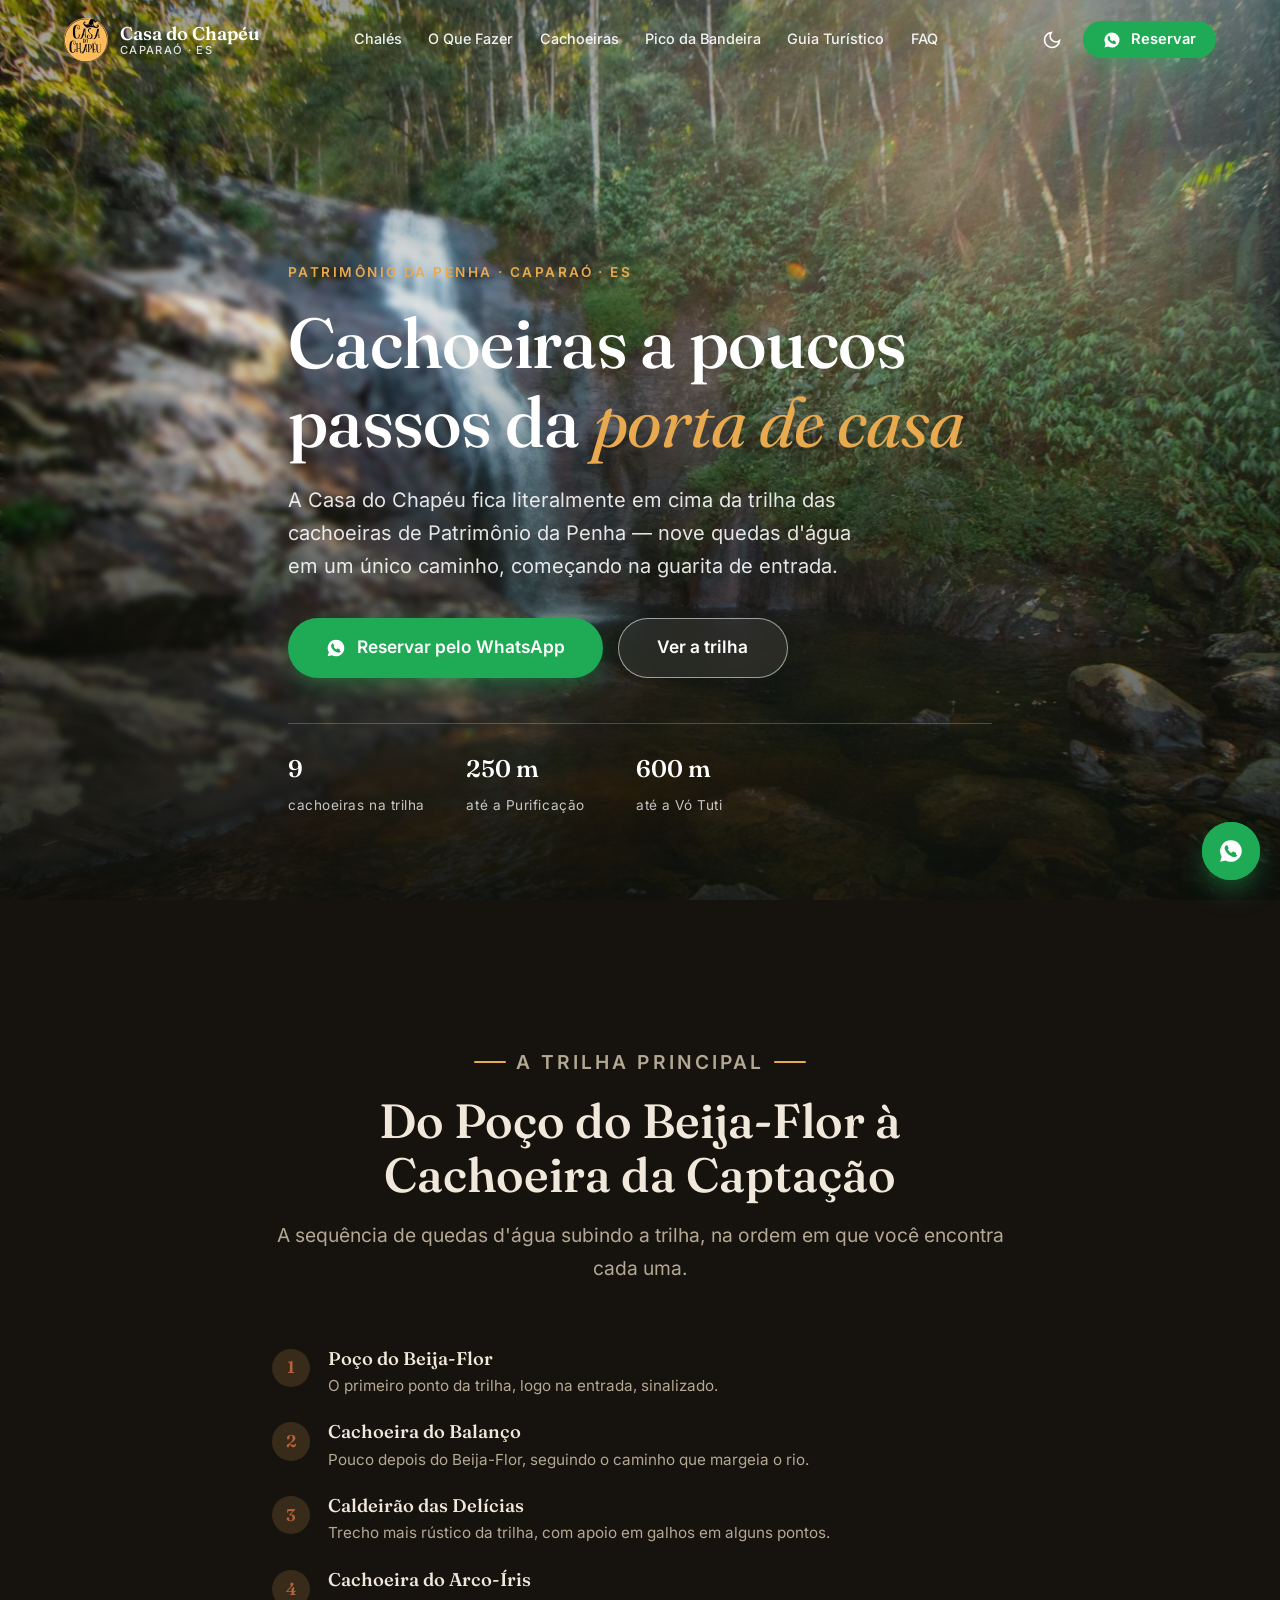
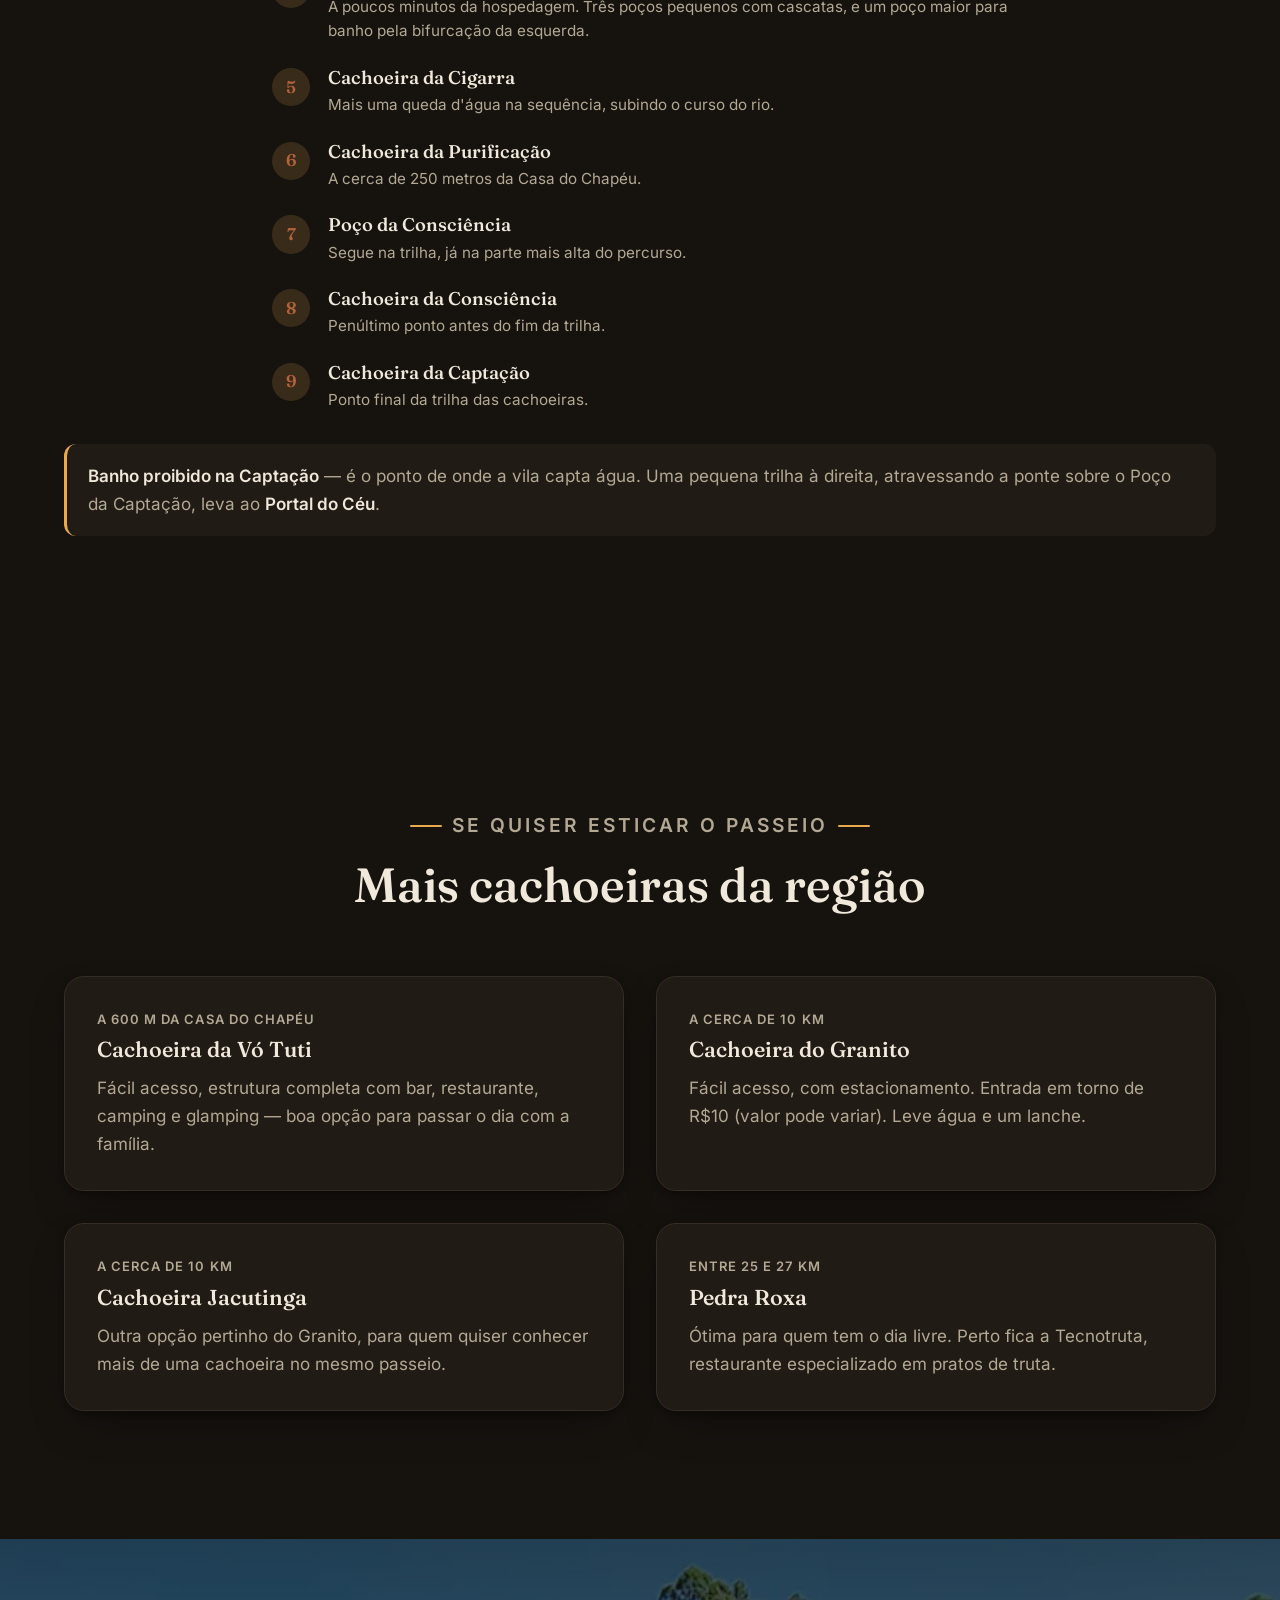
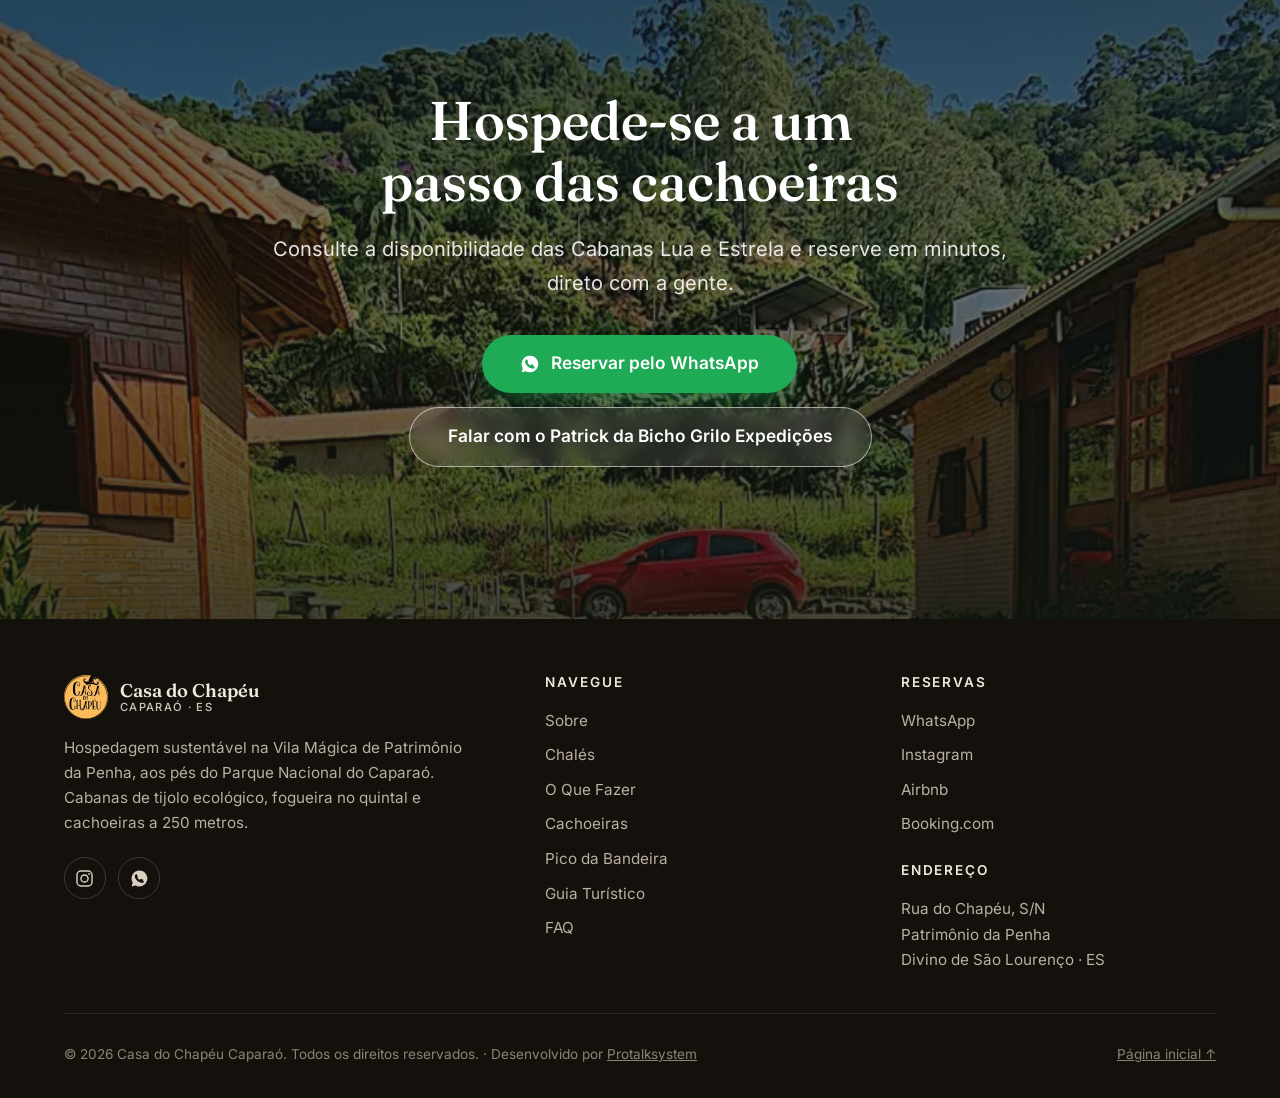
<file: cachoeiras-caparao.html>
<!DOCTYPE html>
<html lang="pt-BR">
<head>
  <meta charset="UTF-8">
  <meta name="viewport" content="width=device-width, initial-scale=1">

  <title>Cachoeiras do Caparaó perto da Casa do Chapéu — Patrimônio da Penha, ES</title>
  <meta name="description" content="Guia das cachoeiras a poucos passos da Casa do Chapéu Caparaó: a trilha do Poço do Beija-Flor à Cachoeira da Captação, a Vó Tuti e mais opções em Patrimônio da Penha.">
  <meta name="keywords" content="cachoeiras Caparaó, cachoeiras Patrimônio da Penha, trilha das cachoeiras Caparaó, Cachoeira do Arco-Íris, Cachoeira da Purificação">
  <meta name="author" content="Casa do Chapéu Caparaó">
  <meta name="robots" content="index, follow, max-image-preview:large">

  <meta name="geo.region" content="BR-ES">
  <meta name="geo.placename" content="Patrimônio da Penha, Divino de São Lourenço, Espírito Santo">
  <meta name="geo.position" content="-20.583421;-41.761592">
  <meta name="ICBM" content="-20.583421, -41.761592">
  <link rel="canonical" href="https://www.casadochapeucaparao.com/cachoeiras-caparao.html">

  <!-- Open Graph -->
  <meta property="og:type" content="website">
  <meta property="og:site_name" content="Casa do Chapéu Caparaó">
  <meta property="og:locale" content="pt_BR">
  <meta property="og:title" content="Cachoeiras do Caparaó perto da Casa do Chapéu — Patrimônio da Penha, ES">
  <meta property="og:description" content="A trilha das cachoeiras a poucos passos da Casa do Chapéu Caparaó: do Poço do Beija-Flor à Cachoeira da Captação, mais opções em Patrimônio da Penha.">
  <meta property="og:url" content="https://www.casadochapeucaparao.com/cachoeiras-caparao.html">
  <meta property="og:image" content="https://www.casadochapeucaparao.com/assets/images/cachoeira-da-purificacao-1200.webp">
  <meta property="og:image:width" content="1200">
  <meta property="og:image:height" content="1600">
  <meta property="og:image:alt" content="Cachoeira da Purificação em Patrimônio da Penha, cercada de mata nativa">

  <!-- Twitter Cards -->
  <meta name="twitter:card" content="summary_large_image">
  <meta name="twitter:title" content="Cachoeiras do Caparaó perto da Casa do Chapéu — Patrimônio da Penha, ES">
  <meta name="twitter:description" content="A trilha das cachoeiras a poucos passos da Casa do Chapéu Caparaó, mais opções em Patrimônio da Penha.">
  <meta name="twitter:image" content="https://www.casadochapeucaparao.com/assets/images/cachoeira-da-purificacao-1200.webp">

  <!-- Ícones -->
  <link rel="icon" href="assets/images/favicon-32.png" sizes="32x32" type="image/png">
  <link rel="icon" href="assets/images/favicon-192.png" sizes="192x192" type="image/png">
  <link rel="apple-touch-icon" href="assets/images/apple-touch-icon.png">
  <link rel="manifest" href="site.webmanifest">
  <meta name="theme-color" content="#22362b" media="(prefers-color-scheme: light)">
  <meta name="theme-color" content="#16130f" media="(prefers-color-scheme: dark)">

  <link rel="preload" href="assets/fonts/fraunces-latin.woff2" as="font" type="font/woff2" crossorigin>
  <link rel="preload" href="assets/fonts/inter-latin.woff2" as="font" type="font/woff2" crossorigin>
  <link rel="preload" href="assets/fonts/fraunces-italic-latin.woff2" as="font" type="font/woff2" crossorigin>
  <link rel="preload" as="image" href="assets/images/cachoeira-frontal-1600.webp" imagesrcset="assets/images/cachoeira-frontal-800.webp 800w, assets/images/cachoeira-frontal-1600.webp 1600w, assets/images/cachoeira-frontal-2400.webp 2400w" imagesizes="100vw" fetchpriority="high">

  <link rel="stylesheet" href="styles/main.css">

  <!-- Evita flash de tema errado -->
  <script>
    (() => {
      const saved = localStorage.getItem('cdc-theme');
      const dark = saved ? saved === 'dark' : true;
      document.documentElement.dataset.theme = dark ? 'dark' : 'light';
    })();
  </script>

  <!-- Schema.org / JSON-LD -->
  <script type="application/ld+json">
  {
    "@context": "https://schema.org",
    "@type": "ItemList",
    "name": "Cachoeiras de Patrimônio da Penha, Caparaó",
    "itemListElement": [
      { "@type": "ListItem", "position": 1, "item": { "@type": "TouristAttraction", "name": "Poço do Beija-Flor", "touristType": "Ecoturismo", "address": { "@type": "PostalAddress", "addressLocality": "Divino de São Lourenço", "addressRegion": "ES", "addressCountry": "BR" } } },
      { "@type": "ListItem", "position": 2, "item": { "@type": "TouristAttraction", "name": "Cachoeira do Balanço", "touristType": "Ecoturismo", "address": { "@type": "PostalAddress", "addressLocality": "Divino de São Lourenço", "addressRegion": "ES", "addressCountry": "BR" } } },
      { "@type": "ListItem", "position": 3, "item": { "@type": "TouristAttraction", "name": "Caldeirão das Delícias", "touristType": "Ecoturismo", "address": { "@type": "PostalAddress", "addressLocality": "Divino de São Lourenço", "addressRegion": "ES", "addressCountry": "BR" } } },
      { "@type": "ListItem", "position": 4, "item": { "@type": "TouristAttraction", "name": "Cachoeira do Arco-Íris", "description": "Três poços pequenos com cascatas, mais um poço maior de banho pela bifurcação da esquerda, a poucos minutos da Casa do Chapéu.", "touristType": "Ecoturismo", "isAccessibleForFree": true, "address": { "@type": "PostalAddress", "addressLocality": "Divino de São Lourenço", "addressRegion": "ES", "addressCountry": "BR" } } },
      { "@type": "ListItem", "position": 5, "item": { "@type": "TouristAttraction", "name": "Cachoeira da Cigarra", "touristType": "Ecoturismo", "address": { "@type": "PostalAddress", "addressLocality": "Divino de São Lourenço", "addressRegion": "ES", "addressCountry": "BR" } } },
      { "@type": "ListItem", "position": 6, "item": { "@type": "TouristAttraction", "name": "Cachoeira da Purificação", "description": "Cachoeira de águas límpidas em meio à mata nativa, a cerca de 250 metros da Casa do Chapéu.", "touristType": "Ecoturismo", "isAccessibleForFree": true, "address": { "@type": "PostalAddress", "addressLocality": "Divino de São Lourenço", "addressRegion": "ES", "addressCountry": "BR" } } },
      { "@type": "ListItem", "position": 7, "item": { "@type": "TouristAttraction", "name": "Poço da Consciência", "touristType": "Ecoturismo", "address": { "@type": "PostalAddress", "addressLocality": "Divino de São Lourenço", "addressRegion": "ES", "addressCountry": "BR" } } },
      { "@type": "ListItem", "position": 8, "item": { "@type": "TouristAttraction", "name": "Cachoeira da Consciência", "touristType": "Ecoturismo", "address": { "@type": "PostalAddress", "addressLocality": "Divino de São Lourenço", "addressRegion": "ES", "addressCountry": "BR" } } },
      { "@type": "ListItem", "position": 9, "item": { "@type": "TouristAttraction", "name": "Cachoeira da Captação", "description": "Ponto final da trilha das cachoeiras. Banho proibido.", "touristType": "Ecoturismo", "address": { "@type": "PostalAddress", "addressLocality": "Divino de São Lourenço", "addressRegion": "ES", "addressCountry": "BR" } } },
      { "@type": "ListItem", "position": 10, "item": { "@type": "TouristAttraction", "name": "Cachoeira da Vó Tuti", "description": "A cerca de 600 metros da Casa do Chapéu, com estrutura de bar, restaurante, camping e glamping.", "touristType": "Ecoturismo", "address": { "@type": "PostalAddress", "addressLocality": "Divino de São Lourenço", "addressRegion": "ES", "addressCountry": "BR" } } },
      { "@type": "ListItem", "position": 11, "item": { "@type": "TouristAttraction", "name": "Cachoeira do Granito", "description": "A cerca de 10 km, fácil acesso, com estacionamento.", "touristType": "Ecoturismo", "address": { "@type": "PostalAddress", "addressLocality": "Divino de São Lourenço", "addressRegion": "ES", "addressCountry": "BR" } } },
      { "@type": "ListItem", "position": 12, "item": { "@type": "TouristAttraction", "name": "Cachoeira Jacutinga", "description": "A cerca de 10 km de Patrimônio da Penha, perto da Cachoeira do Granito.", "touristType": "Ecoturismo", "address": { "@type": "PostalAddress", "addressLocality": "Divino de São Lourenço", "addressRegion": "ES", "addressCountry": "BR" } } },
      { "@type": "ListItem", "position": 13, "item": { "@type": "TouristAttraction", "name": "Pedra Roxa", "description": "Entre 25 e 27 km de Patrimônio da Penha, perto do restaurante Tecnotruta.", "touristType": "Ecoturismo", "address": { "@type": "PostalAddress", "addressLocality": "Ibitirama", "addressRegion": "ES", "addressCountry": "BR" } } }
    ]
  }
  </script>
  <script type="application/ld+json">
  {
    "@context": "https://schema.org",
    "@type": "BreadcrumbList",
    "itemListElement": [
      { "@type": "ListItem", "position": 1, "name": "Início", "item": "https://www.casadochapeucaparao.com/" },
      { "@type": "ListItem", "position": 2, "name": "O Que Fazer no Caparaó", "item": "https://www.casadochapeucaparao.com/o-que-fazer-no-caparao.html" },
      { "@type": "ListItem", "position": 3, "name": "Cachoeiras", "item": "https://www.casadochapeucaparao.com/cachoeiras-caparao.html" }
    ]
  }
  </script>

  <!-- Google tag (gtag.js) -->
  <script async src="https://www.googletagmanager.com/gtag/js?id=G-M91V3NNE6G"></script>
  <script>
    window.dataLayer = window.dataLayer || [];
    function gtag(){dataLayer.push(arguments);}
    gtag('js', new Date());
    gtag('config', 'G-M91V3NNE6G');
    gtag('config', 'AW-611862596');
    gtag('config', 'G-N2PSGQQNJS');
  </script>
</head>
<body>

  <a class="skip-link" href="#conteudo">Pular para o conteúdo</a>

  <!-- ===================== HEADER ===================== -->
  <header class="site-header" id="siteHeader">
    <div class="container bar">
      <a class="brand" href="index.html#inicio">
        <img src="assets/images/marca-88.webp" alt="" width="44" height="44" fetchpriority="high" decoding="async">
        <span class="brand-name">Casa do Chapéu<small>Caparaó · ES</small></span>
      </a>

      <nav class="primary-nav" id="primaryNav" aria-label="Navegação principal">
        <ul>
          <li><a href="index.html#chales">Chalés</a></li>
          <li><a href="o-que-fazer-no-caparao.html">O Que Fazer</a></li>
          <li><a href="cachoeiras-caparao.html">Cachoeiras</a></li>
          <li><a href="trilha-pico-da-bandeira.html">Pico da Bandeira</a></li>
          <li><a href="guia-turistico-caparao.html">Guia Turístico</a></li>
          <li><a href="index.html#faq">FAQ</a></li>
        </ul>
      </nav>

      <div class="header-actions">
        <button class="theme-toggle" id="themeToggle" type="button" aria-label="Alternar entre tema claro e escuro">
          <svg class="sun" width="20" height="20" viewBox="0 0 24 24" fill="none" stroke="currentColor" stroke-width="2" stroke-linecap="round" aria-hidden="true"><circle cx="12" cy="12" r="4"/><path d="M12 2v2m0 16v2M4.9 4.9l1.4 1.4m11.4 11.4 1.4 1.4M2 12h2m16 0h2M4.9 19.1l1.4-1.4M17.7 6.3l1.4-1.4"/></svg>
          <svg class="moon" width="20" height="20" viewBox="0 0 24 24" fill="none" stroke="currentColor" stroke-width="2" stroke-linecap="round" aria-hidden="true"><path d="M21 12.8A9 9 0 1 1 11.2 3a7 7 0 0 0 9.8 9.8Z"/></svg>
        </button>
        <a class="btn btn-whatsapp" href="https://wa.me/5527981811985?text=Ol%C3%A1!%20Vi%20a%20hospedagem%20no%20site%20e%20gostaria%20de%20mais%20informa%C3%A7%C3%B5es!" target="_blank" rel="noopener noreferrer">
          <svg width="18" height="18" viewBox="0 0 24 24" fill="currentColor" aria-hidden="true"><path d="M12 2a10 10 0 0 0-8.6 15.1L2 22l5-1.3A10 10 0 1 0 12 2Zm5.8 14.1c-.2.7-1.2 1.3-2 1.4-.5.1-1.2.2-3.5-.7-2.9-1.2-4.8-4.1-5-4.3-.1-.2-1.2-1.6-1.2-3s.7-2.1 1-2.4c.2-.3.5-.4.7-.4h.5c.2 0 .4 0 .6.5s.8 1.9.8 2c.1.1.1.3 0 .5-.3.6-.6.8-.4 1.1.7 1.2 1.6 2.2 2.8 2.8.3.2.5.1.7-.1l.7-.9c.2-.3.4-.2.7-.1l1.9.9c.3.1.5.2.6.4 0 .1 0 .7-.2 1.3Z"/></svg>
          <span>Reservar</span>
        </a>
        <button class="nav-toggle" id="navToggle" type="button" aria-expanded="false" aria-controls="primaryNav" aria-label="Abrir menu de navegação">
          <svg width="22" height="22" viewBox="0 0 24 24" fill="none" stroke="currentColor" stroke-width="2" stroke-linecap="round" aria-hidden="true"><path d="M4 7h16M4 12h16M4 17h16"/></svg>
        </button>
      </div>
    </div>
  </header>

  <main id="conteudo">

    <!-- ===================== HERO ===================== -->
    <section class="hero" aria-label="Cachoeiras perto da Casa do Chapéu Caparaó">
      <div class="hero-media">
        <picture>
          <img
            src="assets/images/cachoeira-frontal-1600.webp"
            srcset="assets/images/cachoeira-frontal-800.webp 800w, assets/images/cachoeira-frontal-1600.webp 1600w, assets/images/cachoeira-frontal-2400.webp 2400w"
            sizes="100vw"
            width="2400" height="1600"
            alt="Cachoeira caindo sobre paredão de pedra em meio à mata do Caparaó"
            fetchpriority="high" decoding="async">
        </picture>
      </div>

      <div class="container hero-content">
        <p class="hero-kicker">Patrimônio da Penha · Caparaó · ES</p>
        <h1>Cachoeiras a poucos passos da <em>porta de casa</em></h1>
        <p class="hero-sub">A Casa do Chapéu fica literalmente em cima da trilha das cachoeiras de Patrimônio da Penha — nove quedas d'água em um único caminho, começando na guarita de entrada.</p>
        <div class="hero-ctas">
          <a class="btn btn-whatsapp btn-lg" href="https://wa.me/5527981811985?text=Ol%C3%A1!%20Vi%20a%20hospedagem%20no%20site%20e%20gostaria%20de%20mais%20informa%C3%A7%C3%B5es!" target="_blank" rel="noopener noreferrer">
            <svg width="20" height="20" viewBox="0 0 24 24" fill="currentColor" aria-hidden="true"><path d="M12 2a10 10 0 0 0-8.6 15.1L2 22l5-1.3A10 10 0 1 0 12 2Zm5.8 14.1c-.2.7-1.2 1.3-2 1.4-.5.1-1.2.2-3.5-.7-2.9-1.2-4.8-4.1-5-4.3-.1-.2-1.2-1.6-1.2-3s.7-2.1 1-2.4c.2-.3.5-.4.7-.4h.5c.2 0 .4 0 .6.5s.8 1.9.8 2c.1.1.1.3 0 .5-.3.6-.6.8-.4 1.1.7 1.2 1.6 2.2 2.8 2.8.3.2.5.1.7-.1l.7-.9c.2-.3.4-.2.7-.1l1.9.9c.3.1.5.2.6.4 0 .1 0 .7-.2 1.3Z"/></svg>
            Reservar pelo WhatsApp
          </a>
          <a class="btn btn-ghost btn-lg" href="#trilha">Ver a trilha</a>
        </div>
        <div class="hero-facts">
          <div><strong>9</strong><span>cachoeiras na trilha</span></div>
          <div><strong>250 m</strong><span>até a Purificação</span></div>
          <div><strong>600 m</strong><span>até a Vó Tuti</span></div>
        </div>
      </div>
    </section>

    <!-- ===================== A TRILHA ===================== -->
    <section class="section" id="trilha" aria-labelledby="trilha-titulo">
      <div class="container">
        <div class="section-head center reveal">
          <p class="eyebrow">A trilha principal</p>
          <h2 id="trilha-titulo">Do Poço do Beija-Flor à Cachoeira da Captação</h2>
          <p>A sequência de quedas d'água subindo a trilha, na ordem em que você encontra cada uma.</p>
        </div>

        <ol class="trail-list reveal">
          <li class="trail-step">
            <span class="trail-step-index" aria-hidden="true">1</span>
            <div><h3>Poço do Beija-Flor</h3><p>O primeiro ponto da trilha, logo na entrada, sinalizado.</p></div>
          </li>
          <li class="trail-step">
            <span class="trail-step-index" aria-hidden="true">2</span>
            <div><h3>Cachoeira do Balanço</h3><p>Pouco depois do Beija-Flor, seguindo o caminho que margeia o rio.</p></div>
          </li>
          <li class="trail-step">
            <span class="trail-step-index" aria-hidden="true">3</span>
            <div><h3>Caldeirão das Delícias</h3><p>Trecho mais rústico da trilha, com apoio em galhos em alguns pontos.</p></div>
          </li>
          <li class="trail-step">
            <span class="trail-step-index" aria-hidden="true">4</span>
            <div><h3>Cachoeira do Arco-Íris</h3><p>A poucos minutos da hospedagem. Três poços pequenos com cascatas, e um poço maior para banho pela bifurcação da esquerda.</p></div>
          </li>
          <li class="trail-step">
            <span class="trail-step-index" aria-hidden="true">5</span>
            <div><h3>Cachoeira da Cigarra</h3><p>Mais uma queda d'água na sequência, subindo o curso do rio.</p></div>
          </li>
          <li class="trail-step">
            <span class="trail-step-index" aria-hidden="true">6</span>
            <div><h3>Cachoeira da Purificação</h3><p>A cerca de 250 metros da Casa do Chapéu.</p></div>
          </li>
          <li class="trail-step">
            <span class="trail-step-index" aria-hidden="true">7</span>
            <div><h3>Poço da Consciência</h3><p>Segue na trilha, já na parte mais alta do percurso.</p></div>
          </li>
          <li class="trail-step">
            <span class="trail-step-index" aria-hidden="true">8</span>
            <div><h3>Cachoeira da Consciência</h3><p>Penúltimo ponto antes do fim da trilha.</p></div>
          </li>
          <li class="trail-step">
            <span class="trail-step-index" aria-hidden="true">9</span>
            <div><h3>Cachoeira da Captação</h3><p>Ponto final da trilha das cachoeiras.</p></div>
          </li>
        </ol>

        <p class="places-note reveal"><strong>Banho proibido na Captação</strong> — é o ponto de onde a vila capta água. Uma pequena trilha à direita, atravessando a ponte sobre o Poço da Captação, leva ao <strong>Portal do Céu</strong>.</p>
      </div>
    </section>

    <!-- ===================== SE QUISER ESTICAR ===================== -->
    <section class="section" aria-labelledby="esticar-titulo">
      <div class="container">
        <div class="section-head center reveal">
          <p class="eyebrow">Se quiser esticar o passeio</p>
          <h2 id="esticar-titulo">Mais cachoeiras da região</h2>
        </div>

        <div class="routes reveal">
          <article class="route-card">
            <p class="route-tag">A 600 m da Casa do Chapéu</p>
            <h3>Cachoeira da Vó Tuti</h3>
            <p>Fácil acesso, estrutura completa com bar, restaurante, camping e glamping — boa opção para passar o dia com a família.</p>
          </article>
          <article class="route-card">
            <p class="route-tag">A cerca de 10 km</p>
            <h3>Cachoeira do Granito</h3>
            <p>Fácil acesso, com estacionamento. Entrada em torno de R$10 (valor pode variar). Leve água e um lanche.</p>
          </article>
          <article class="route-card">
            <p class="route-tag">A cerca de 10 km</p>
            <h3>Cachoeira Jacutinga</h3>
            <p>Outra opção pertinho do Granito, para quem quiser conhecer mais de uma cachoeira no mesmo passeio.</p>
          </article>
          <article class="route-card">
            <p class="route-tag">Entre 25 e 27 km</p>
            <h3>Pedra Roxa</h3>
            <p>Ótima para quem tem o dia livre. Perto fica a Tecnotruta, restaurante especializado em pratos de truta.</p>
          </article>
        </div>
      </div>
    </section>

    <!-- ===================== CTA FINAL ===================== -->
    <section class="cta-final reveal" aria-labelledby="cta-titulo">
      <img src="assets/images/banner-quintal-gramado-cabanas-1600.webp" srcset="assets/images/banner-quintal-gramado-cabanas-800.webp 800w, assets/images/banner-quintal-gramado-cabanas-1600.webp 1600w, assets/images/banner-quintal-gramado-cabanas-2400.webp 2400w" sizes="100vw" width="2997" height="912" alt="" loading="lazy" decoding="async">
      <div class="container inner">
        <h2 id="cta-titulo">Hospede-se a um passo das cachoeiras</h2>
        <p>Consulte a disponibilidade das Cabanas Lua e Estrela e reserve em minutos, direto com a gente.</p>
        <div class="hero-ctas">
          <a class="btn btn-whatsapp btn-lg" href="https://wa.me/5527981811985?text=Ol%C3%A1!%20Vi%20a%20hospedagem%20no%20site%20e%20gostaria%20de%20mais%20informa%C3%A7%C3%B5es!" target="_blank" rel="noopener noreferrer">
            <svg width="20" height="20" viewBox="0 0 24 24" fill="currentColor" aria-hidden="true"><path d="M12 2a10 10 0 0 0-8.6 15.1L2 22l5-1.3A10 10 0 1 0 12 2Zm5.8 14.1c-.2.7-1.2 1.3-2 1.4-.5.1-1.2.2-3.5-.7-2.9-1.2-4.8-4.1-5-4.3-.1-.2-1.2-1.6-1.2-3s.7-2.1 1-2.4c.2-.3.5-.4.7-.4h.5c.2 0 .4 0 .6.5s.8 1.9.8 2c.1.1.1.3 0 .5-.3.6-.6.8-.4 1.1.7 1.2 1.6 2.2 2.8 2.8.3.2.5.1.7-.1l.7-.9c.2-.3.4-.2.7-.1l1.9.9c.3.1.5.2.6.4 0 .1 0 .7-.2 1.3Z"/></svg>
            Reservar pelo WhatsApp
          </a>
          <a class="btn btn-ghost btn-lg" href="guia-turistico-caparao.html">Falar com o Patrick da Bicho Grilo Expedições</a>
        </div>
      </div>
    </section>
  </main>

  <!-- ===================== FOOTER ===================== -->
  <footer class="site-footer">
    <div class="container">
      <div class="footer-grid">
        <div class="footer-about">
          <a class="brand" href="index.html#inicio">
            <img src="assets/images/marca-88.webp" alt="" width="44" height="44" loading="lazy" decoding="async">
            <span class="brand-name">Casa do Chapéu<small>Caparaó · ES</small></span>
          </a>
          <p>Hospedagem sustentável na Vila Mágica de Patrimônio da Penha, aos pés do Parque Nacional do Caparaó. Cabanas de tijolo ecológico, fogueira no quintal e cachoeiras a 250 metros.</p>
          <div class="footer-social">
            <a href="https://www.instagram.com/casadochapeu_caparao/" target="_blank" rel="noopener noreferrer" aria-label="Instagram da Casa do Chapéu Caparaó">
              <svg width="19" height="19" viewBox="0 0 24 24" fill="none" stroke="currentColor" stroke-width="1.8" stroke-linecap="round" stroke-linejoin="round" aria-hidden="true"><rect x="2.5" y="2.5" width="19" height="19" rx="5"/><circle cx="12" cy="12" r="4.5"/><circle cx="17.8" cy="6.2" r="1.2" fill="currentColor" stroke="none"/></svg>
            </a>
            <a href="https://wa.me/5527981811985?text=Ol%C3%A1!%20Vi%20a%20hospedagem%20no%20site%20e%20gostaria%20de%20mais%20informa%C3%A7%C3%B5es!" target="_blank" rel="noopener noreferrer" aria-label="WhatsApp da Casa do Chapéu Caparaó">
              <svg width="19" height="19" viewBox="0 0 24 24" fill="currentColor" aria-hidden="true"><path d="M12 2a10 10 0 0 0-8.6 15.1L2 22l5-1.3A10 10 0 1 0 12 2Zm5.8 14.1c-.2.7-1.2 1.3-2 1.4-.5.1-1.2.2-3.5-.7-2.9-1.2-4.8-4.1-5-4.3-.1-.2-1.2-1.6-1.2-3s.7-2.1 1-2.4c.2-.3.5-.4.7-.4h.5c.2 0 .4 0 .6.5s.8 1.9.8 2c.1.1.1.3 0 .5-.3.6-.6.8-.4 1.1.7 1.2 1.6 2.2 2.8 2.8.3.2.5.1.7-.1l.7-.9c.2-.3.4-.2.7-.1l1.9.9c.3.1.5.2.6.4 0 .1 0 .7-.2 1.3Z"/></svg>
            </a>
          </div>
        </div>

        <nav class="footer-col" aria-label="Links do site">
          <h3>Navegue</h3>
          <ul role="list">
            <li><a href="index.html#sobre">Sobre</a></li>
            <li><a href="index.html#chales">Chalés</a></li>
            <li><a href="o-que-fazer-no-caparao.html">O Que Fazer</a></li>
            <li><a href="cachoeiras-caparao.html">Cachoeiras</a></li>
            <li><a href="trilha-pico-da-bandeira.html">Pico da Bandeira</a></li>
          <li><a href="guia-turistico-caparao.html">Guia Turístico</a></li>
            <li><a href="index.html#faq">FAQ</a></li>
          </ul>
        </nav>

        <div class="footer-col">
          <h3>Reservas</h3>
          <ul role="list">
            <li><a href="https://wa.me/5527981811985?text=Ol%C3%A1!%20Vi%20a%20hospedagem%20no%20site%20e%20gostaria%20de%20mais%20informa%C3%A7%C3%B5es!" target="_blank" rel="noopener noreferrer">WhatsApp</a></li>
            <li><a href="https://www.instagram.com/casadochapeu_caparao/" target="_blank" rel="noopener noreferrer">Instagram</a></li>
            <li><a href="https://airbnb.com.br/h/casadochapeu-lua" target="_blank" rel="noopener noreferrer">Airbnb</a></li>
            <li><a href="https://www.booking.com/hotel/br/hospedagem-casa-do-chapeu.pt-br.html" target="_blank" rel="noopener noreferrer">Booking.com</a></li>
          </ul>
          <h3 style="margin-top:1.6rem">Endereço</h3>
          <p>Rua do Chapéu, S/N<br>Patrimônio da Penha<br>Divino de São Lourenço · ES</p>
        </div>
      </div>
      <div class="footer-bottom">
        <span>© 2026 Casa do Chapéu Caparaó. Todos os direitos reservados. · Desenvolvido por <a href="https://protalksystem.com" target="_blank" rel="noopener noreferrer" style="color:inherit">Protalksystem</a></span>
        <a href="index.html#inicio" style="color:inherit">Página inicial ↑</a>
      </div>
    </div>
  </footer>

  <!-- WhatsApp flutuante -->
  <a class="wa-float" href="https://wa.me/5527981811985?text=Ol%C3%A1!%20Vi%20a%20hospedagem%20no%20site%20e%20gostaria%20de%20mais%20informa%C3%A7%C3%B5es!" target="_blank" rel="noopener noreferrer" aria-label="Conversar no WhatsApp">
    <svg width="26" height="26" viewBox="0 0 24 24" fill="currentColor" aria-hidden="true"><path d="M12 2a10 10 0 0 0-8.6 15.1L2 22l5-1.3A10 10 0 1 0 12 2Zm5.8 14.1c-.2.7-1.2 1.3-2 1.4-.5.1-1.2.2-3.5-.7-2.9-1.2-4.8-4.1-5-4.3-.1-.2-1.2-1.6-1.2-3s.7-2.1 1-2.4c.2-.3.5-.4.7-.4h.5c.2 0 .4 0 .6.5s.8 1.9.8 2c.1.1.1.3 0 .5-.3.6-.6.8-.4 1.1.7 1.2 1.6 2.2 2.8 2.8.3.2.5.1.7-.1l.7-.9c.2-.3.4-.2.7-.1l1.9.9c.3.1.5.2.6.4 0 .1 0 .7-.2 1.3Z"/></svg>
  </a>

  <script src="lib/main.js" defer></script>
</body>
</html>
</file>
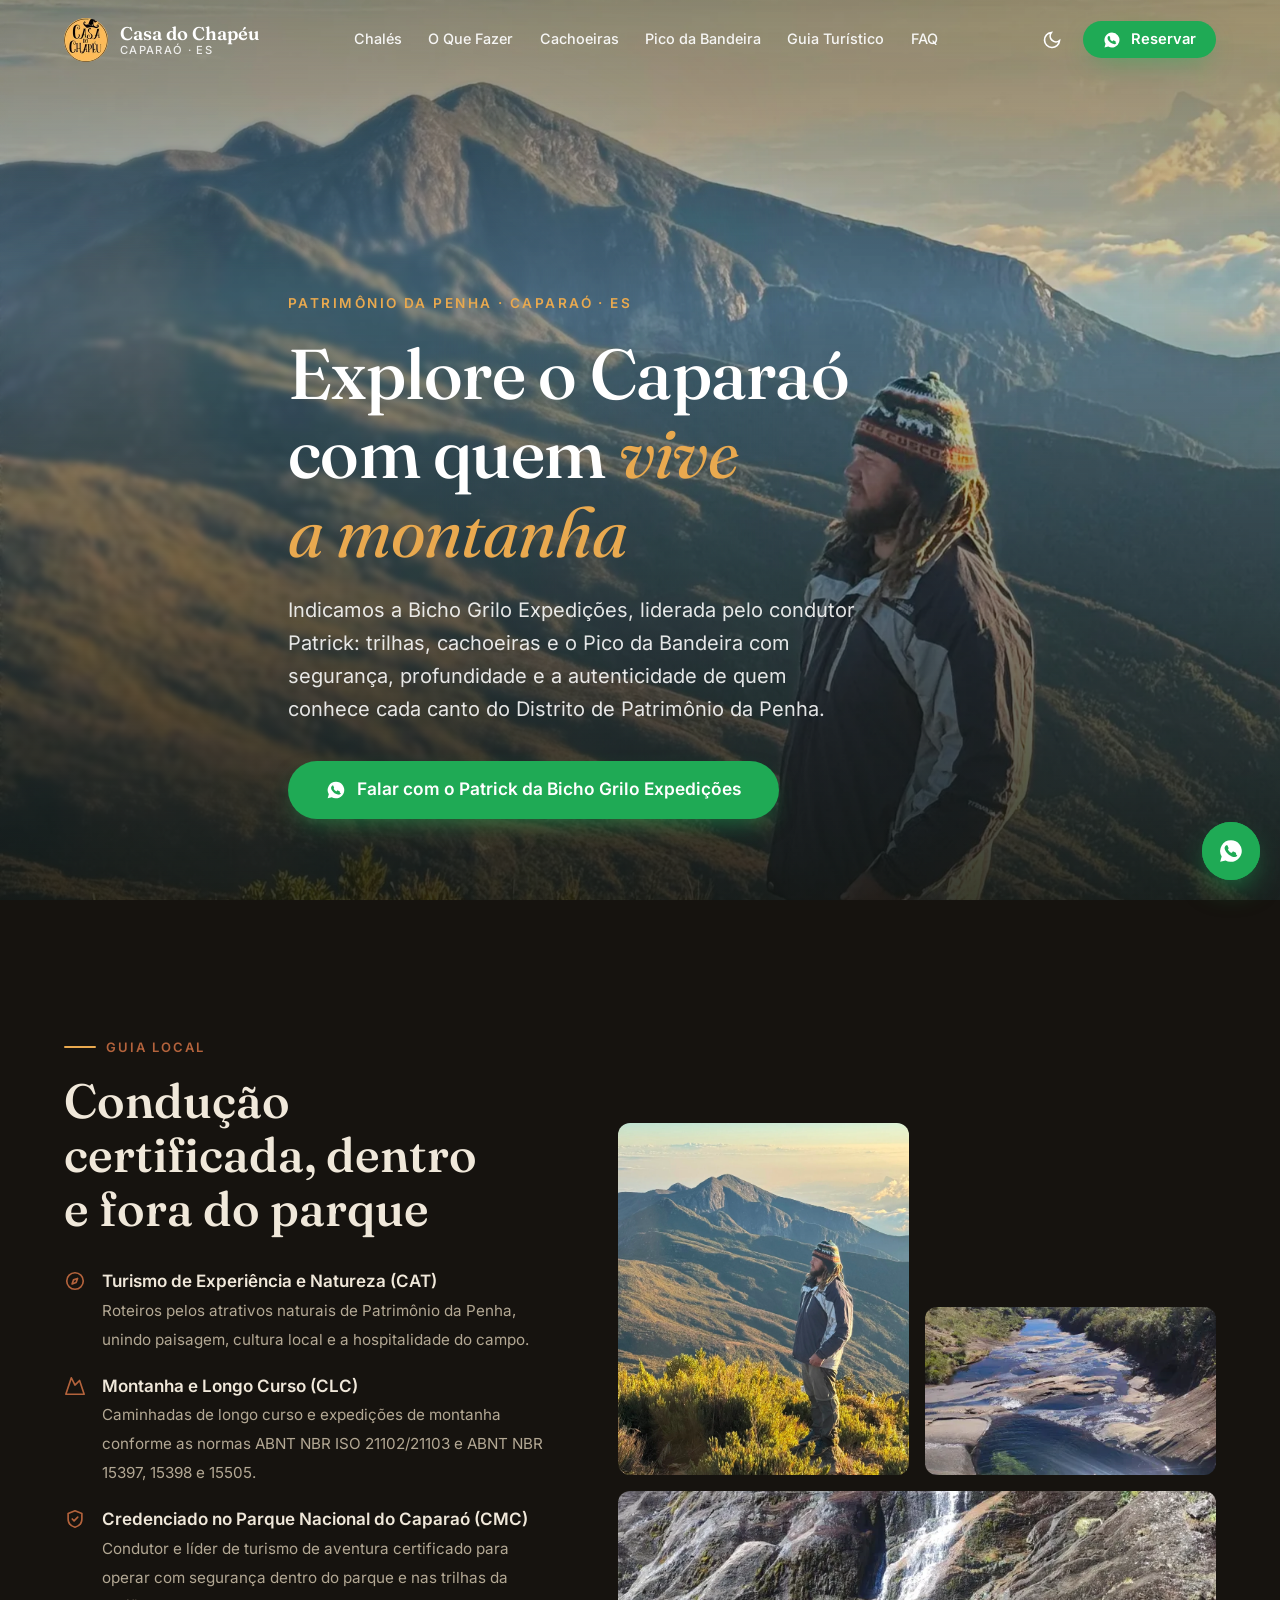
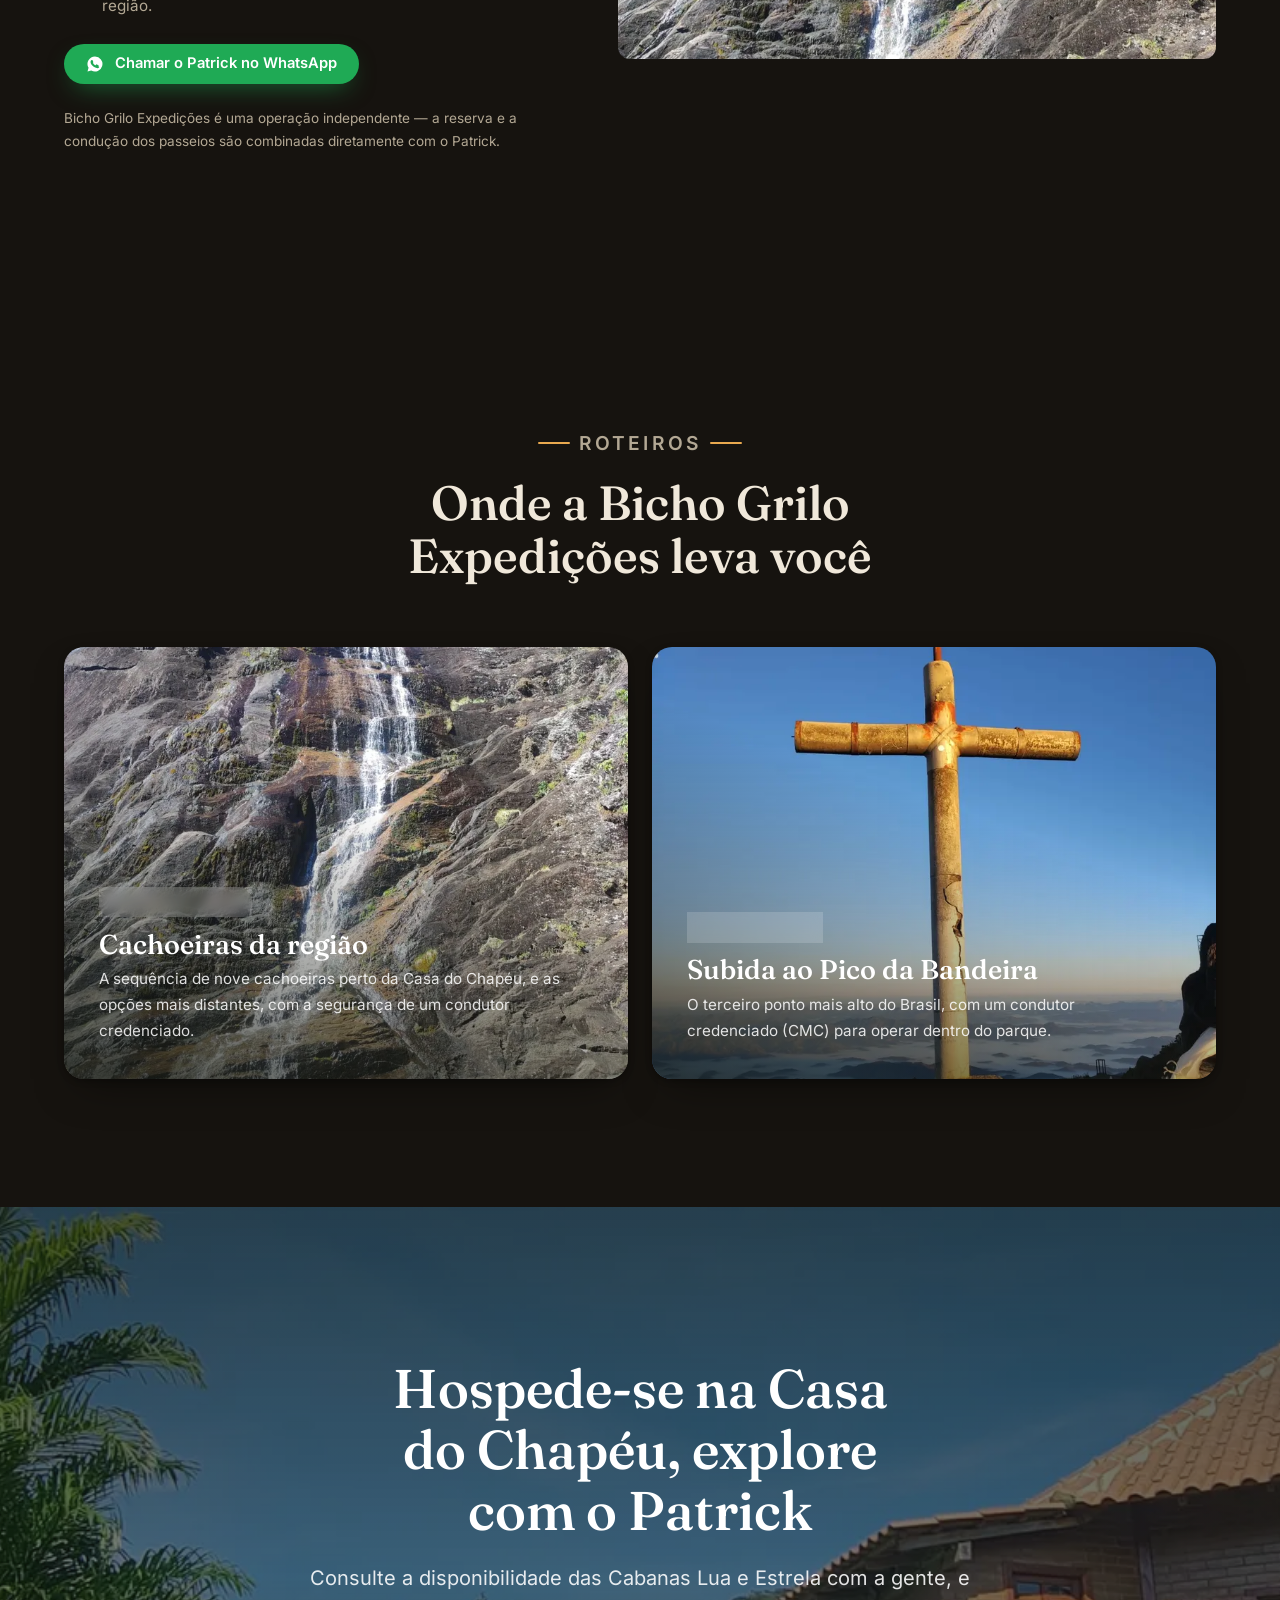
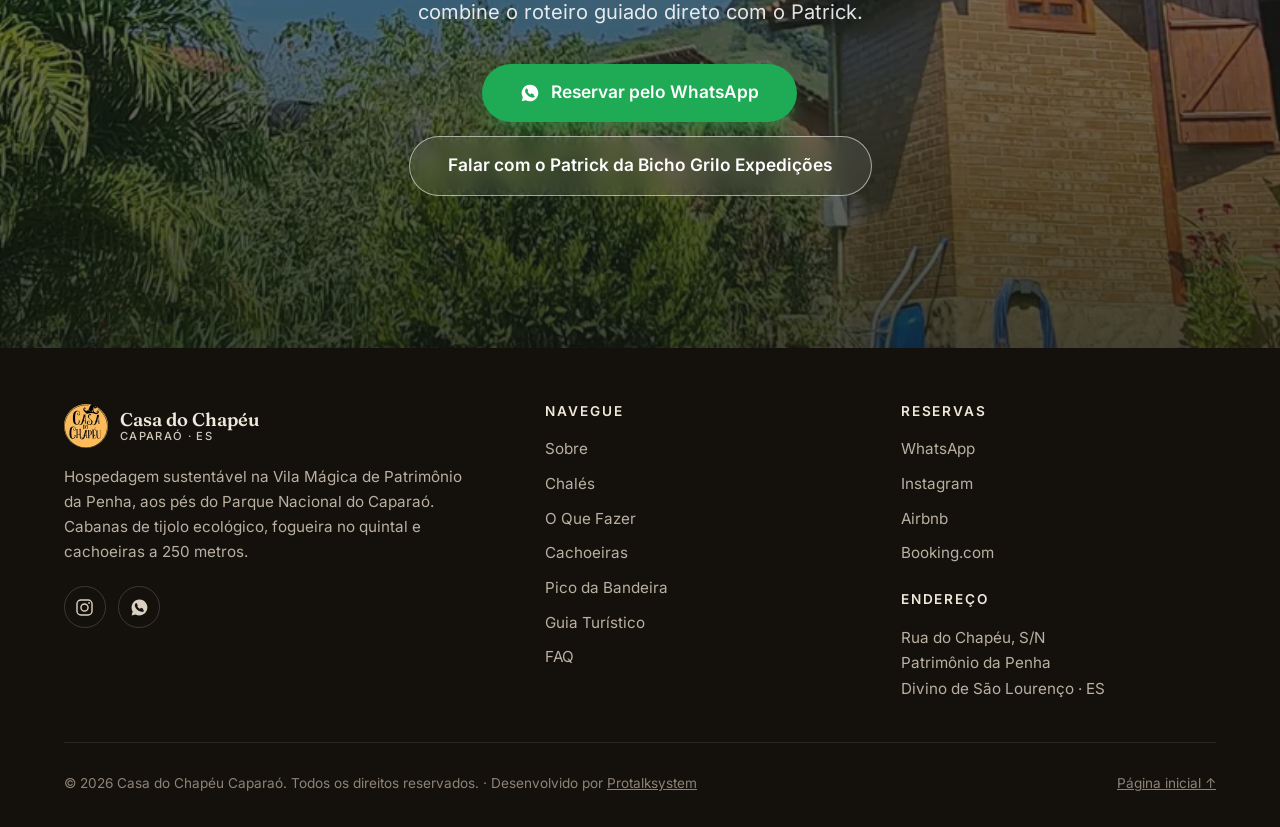
<file: guia-turistico-caparao.html>
<!DOCTYPE html>
<html lang="pt-BR">
<head>
  <meta charset="UTF-8">
  <meta name="viewport" content="width=device-width, initial-scale=1">

  <title>Guia Turístico no Caparaó — Patrick, Bicho Grilo Expedições</title>
  <meta name="description" content="Conheça o Caparaó com quem vive a montanha: Patrick, condutor certificado da Bicho Grilo Expedições, guia trilhas, cachoeiras e a subida ao Pico da Bandeira em Patrimônio da Penha.">
  <meta name="keywords" content="guia turístico Caparaó, guia Patrimônio da Penha, condutor de trilha Caparaó, Bicho Grilo Expedições, Patrick guia Caparaó">
  <meta name="author" content="Casa do Chapéu Caparaó">
  <meta name="robots" content="index, follow, max-image-preview:large">

  <meta name="geo.region" content="BR-ES">
  <meta name="geo.placename" content="Patrimônio da Penha, Divino de São Lourenço, Espírito Santo">
  <meta name="geo.position" content="-20.583421;-41.761592">
  <meta name="ICBM" content="-20.583421, -41.761592">
  <link rel="canonical" href="https://www.casadochapeucaparao.com/guia-turistico-caparao.html">

  <!-- Open Graph -->
  <meta property="og:type" content="website">
  <meta property="og:site_name" content="Casa do Chapéu Caparaó">
  <meta property="og:locale" content="pt_BR">
  <meta property="og:title" content="Guia Turístico no Caparaó — Patrick, Bicho Grilo Expedições">
  <meta property="og:description" content="Trilhas, cachoeiras e a subida ao Pico da Bandeira com segurança e profundidade, guiadas por quem conhece cada canto de Patrimônio da Penha.">
  <meta property="og:url" content="https://www.casadochapeucaparao.com/guia-turistico-caparao.html">
  <meta property="og:image" content="https://www.casadochapeucaparao.com/assets/images/guia-local-patrick-cume-1600.webp">
  <meta property="og:image:width" content="1600">
  <meta property="og:image:height" content="2844">
  <meta property="og:image:alt" content="Patrick, condutor da Bicho Grilo Expedições, no cume do Caparaó ao entardecer">

  <!-- Twitter Cards -->
  <meta name="twitter:card" content="summary_large_image">
  <meta name="twitter:title" content="Guia Turístico no Caparaó — Patrick, Bicho Grilo Expedições">
  <meta name="twitter:description" content="Trilhas, cachoeiras e a subida ao Pico da Bandeira com segurança e profundidade, guiadas por quem conhece cada canto de Patrimônio da Penha.">
  <meta name="twitter:image" content="https://www.casadochapeucaparao.com/assets/images/guia-local-patrick-cume-1600.webp">

  <!-- Ícones -->
  <link rel="icon" href="assets/images/favicon-32.png" sizes="32x32" type="image/png">
  <link rel="icon" href="assets/images/favicon-192.png" sizes="192x192" type="image/png">
  <link rel="apple-touch-icon" href="assets/images/apple-touch-icon.png">
  <link rel="manifest" href="site.webmanifest">
  <meta name="theme-color" content="#22362b" media="(prefers-color-scheme: light)">
  <meta name="theme-color" content="#16130f" media="(prefers-color-scheme: dark)">

  <link rel="preload" href="assets/fonts/fraunces-latin.woff2" as="font" type="font/woff2" crossorigin>
  <link rel="preload" href="assets/fonts/inter-latin.woff2" as="font" type="font/woff2" crossorigin>
  <link rel="preload" href="assets/fonts/fraunces-italic-latin.woff2" as="font" type="font/woff2" crossorigin>
  <link rel="preload" as="image" href="assets/images/guia-local-patrick-cume-800.webp" imagesrcset="assets/images/guia-local-patrick-cume-400.webp 400w, assets/images/guia-local-patrick-cume-800.webp 800w, assets/images/guia-local-patrick-cume-1600.webp 1600w" imagesizes="100vw" fetchpriority="high">

  <link rel="stylesheet" href="styles/main.css">

  <!-- Evita flash de tema errado -->
  <script>
    (() => {
      const saved = localStorage.getItem('cdc-theme');
      const dark = saved ? saved === 'dark' : true;
      document.documentElement.dataset.theme = dark ? 'dark' : 'light';
    })();
  </script>

  <!-- Schema.org / JSON-LD -->
  <script type="application/ld+json">
  {
    "@context": "https://schema.org",
    "@type": "Service",
    "serviceType": "Guia turístico e condutor de trilhas",
    "name": "Bicho Grilo Expedições",
    "provider": { "@type": "Person", "name": "Patrick" },
    "areaServed": { "@type": "Place", "name": "Patrimônio da Penha, Divino de São Lourenço, ES" },
    "description": "Roteiros pelos atrativos naturais de Patrimônio da Penha, trilhas de longo curso e expedições de montanha, condutor credenciado no Parque Nacional do Caparaó."
  }
  </script>
  <script type="application/ld+json">
  {
    "@context": "https://schema.org",
    "@type": "BreadcrumbList",
    "itemListElement": [
      { "@type": "ListItem", "position": 1, "name": "Início", "item": "https://www.casadochapeucaparao.com/" },
      { "@type": "ListItem", "position": 2, "name": "O Que Fazer no Caparaó", "item": "https://www.casadochapeucaparao.com/o-que-fazer-no-caparao.html" },
      { "@type": "ListItem", "position": 3, "name": "Guia Turístico", "item": "https://www.casadochapeucaparao.com/guia-turistico-caparao.html" }
    ]
  }
  </script>

  <!-- Google tag (gtag.js) -->
  <script async src="https://www.googletagmanager.com/gtag/js?id=G-M91V3NNE6G"></script>
  <script>
    window.dataLayer = window.dataLayer || [];
    function gtag(){dataLayer.push(arguments);}
    gtag('js', new Date());
    gtag('config', 'G-M91V3NNE6G');
    gtag('config', 'AW-611862596');
    gtag('config', 'G-N2PSGQQNJS');
  </script>
</head>
<body>

  <a class="skip-link" href="#conteudo">Pular para o conteúdo</a>

  <!-- ===================== HEADER ===================== -->
  <header class="site-header" id="siteHeader">
    <div class="container bar">
      <a class="brand" href="index.html#inicio">
        <img src="assets/images/marca-88.webp" alt="" width="44" height="44" fetchpriority="high" decoding="async">
        <span class="brand-name">Casa do Chapéu<small>Caparaó · ES</small></span>
      </a>

      <nav class="primary-nav" id="primaryNav" aria-label="Navegação principal">
        <ul>
          <li><a href="index.html#chales">Chalés</a></li>
          <li><a href="o-que-fazer-no-caparao.html">O Que Fazer</a></li>
          <li><a href="cachoeiras-caparao.html">Cachoeiras</a></li>
          <li><a href="trilha-pico-da-bandeira.html">Pico da Bandeira</a></li>
          <li><a href="guia-turistico-caparao.html">Guia Turístico</a></li>
          <li><a href="index.html#faq">FAQ</a></li>
        </ul>
      </nav>

      <div class="header-actions">
        <button class="theme-toggle" id="themeToggle" type="button" aria-label="Alternar entre tema claro e escuro">
          <svg class="sun" width="20" height="20" viewBox="0 0 24 24" fill="none" stroke="currentColor" stroke-width="2" stroke-linecap="round" aria-hidden="true"><circle cx="12" cy="12" r="4"/><path d="M12 2v2m0 16v2M4.9 4.9l1.4 1.4m11.4 11.4 1.4 1.4M2 12h2m16 0h2M4.9 19.1l1.4-1.4M17.7 6.3l1.4-1.4"/></svg>
          <svg class="moon" width="20" height="20" viewBox="0 0 24 24" fill="none" stroke="currentColor" stroke-width="2" stroke-linecap="round" aria-hidden="true"><path d="M21 12.8A9 9 0 1 1 11.2 3a7 7 0 0 0 9.8 9.8Z"/></svg>
        </button>
        <a class="btn btn-whatsapp" href="https://wa.me/5527981811985?text=Ol%C3%A1!%20Vi%20a%20hospedagem%20no%20site%20e%20gostaria%20de%20mais%20informa%C3%A7%C3%B5es!" target="_blank" rel="noopener noreferrer">
          <svg width="18" height="18" viewBox="0 0 24 24" fill="currentColor" aria-hidden="true"><path d="M12 2a10 10 0 0 0-8.6 15.1L2 22l5-1.3A10 10 0 1 0 12 2Zm5.8 14.1c-.2.7-1.2 1.3-2 1.4-.5.1-1.2.2-3.5-.7-2.9-1.2-4.8-4.1-5-4.3-.1-.2-1.2-1.6-1.2-3s.7-2.1 1-2.4c.2-.3.5-.4.7-.4h.5c.2 0 .4 0 .6.5s.8 1.9.8 2c.1.1.1.3 0 .5-.3.6-.6.8-.4 1.1.7 1.2 1.6 2.2 2.8 2.8.3.2.5.1.7-.1l.7-.9c.2-.3.4-.2.7-.1l1.9.9c.3.1.5.2.6.4 0 .1 0 .7-.2 1.3Z"/></svg>
          <span>Reservar</span>
        </a>
        <button class="nav-toggle" id="navToggle" type="button" aria-expanded="false" aria-controls="primaryNav" aria-label="Abrir menu de navegação">
          <svg width="22" height="22" viewBox="0 0 24 24" fill="none" stroke="currentColor" stroke-width="2" stroke-linecap="round" aria-hidden="true"><path d="M4 7h16M4 12h16M4 17h16"/></svg>
        </button>
      </div>
    </div>
  </header>

  <main id="conteudo">

    <!-- ===================== HERO ===================== -->
    <section class="hero" aria-label="Guia turístico no Caparaó">
      <div class="hero-media">
        <picture>
          <img
            src="assets/images/guia-local-patrick-cume-800.webp"
            srcset="assets/images/guia-local-patrick-cume-400.webp 400w, assets/images/guia-local-patrick-cume-800.webp 800w, assets/images/guia-local-patrick-cume-1600.webp 1600w"
            sizes="100vw"
            width="1600" height="2844"
            alt="Patrick, condutor da Bicho Grilo Expedições, observando a Serra do Caparaó do alto de um mirante"
            fetchpriority="high" decoding="async">
        </picture>
      </div>

      <div class="container hero-content">
        <p class="hero-kicker">Patrimônio da Penha · Caparaó · ES</p>
        <h1>Explore o Caparaó com quem <em>vive a montanha</em></h1>
        <p class="hero-sub">Indicamos a Bicho Grilo Expedições, liderada pelo condutor Patrick: trilhas, cachoeiras e o Pico da Bandeira com segurança, profundidade e a autenticidade de quem conhece cada canto do Distrito de Patrimônio da Penha.</p>
        <div class="hero-ctas">
          <a class="btn btn-whatsapp btn-lg" href="https://wa.me/5527996614429?text=Vi%20seu%20contato%20no%20site%20da%20Casa%20do%20Chap%C3%A9u%20Capara%C3%B3" target="_blank" rel="noopener noreferrer">
            <svg width="20" height="20" viewBox="0 0 24 24" fill="currentColor" aria-hidden="true"><path d="M12 2a10 10 0 0 0-8.6 15.1L2 22l5-1.3A10 10 0 1 0 12 2Zm5.8 14.1c-.2.7-1.2 1.3-2 1.4-.5.1-1.2.2-3.5-.7-2.9-1.2-4.8-4.1-5-4.3-.1-.2-1.2-1.6-1.2-3s.7-2.1 1-2.4c.2-.3.5-.4.7-.4h.5c.2 0 .4 0 .6.5s.8 1.9.8 2c.1.1.1.3 0 .5-.3.6-.6.8-.4 1.1.7 1.2 1.6 2.2 2.8 2.8.3.2.5.1.7-.1l.7-.9c.2-.3.4-.2.7-.1l1.9.9c.3.1.5.2.6.4 0 .1 0 .7-.2 1.3Z"/></svg>
            Falar com o Patrick da Bicho Grilo Expedições
          </a>
        </div>
      </div>
    </section>

    <!-- ===================== CERTIFICAÇÕES ===================== -->
    <section class="section" aria-labelledby="cert-titulo">
      <div class="container location-grid">
        <div class="reveal">
          <p class="eyebrow">Guia Local</p>
          <h2 id="cert-titulo">Condução certificada, dentro e fora do parque</h2>
          <div class="location-list">
            <div class="location-item">
              <svg width="22" height="22" viewBox="0 0 24 24" fill="none" stroke="currentColor" stroke-width="1.8" stroke-linecap="round" stroke-linejoin="round" aria-hidden="true"><circle cx="12" cy="12" r="9"/><path d="m14.8 9.2-1.6 4.4-4.4 1.6 1.6-4.4z"/></svg>
              <div><strong>Turismo de Experiência e Natureza (CAT)</strong><span>Roteiros pelos atrativos naturais de Patrimônio da Penha, unindo paisagem, cultura local e a hospitalidade do campo.</span></div>
            </div>
            <div class="location-item">
              <svg width="22" height="22" viewBox="0 0 24 24" fill="none" stroke="currentColor" stroke-width="1.8" stroke-linecap="round" stroke-linejoin="round" aria-hidden="true"><path d="m8 3 4 8 5-5 5 15H2L8 3Z"/></svg>
              <div><strong>Montanha e Longo Curso (CLC)</strong><span>Caminhadas de longo curso e expedições de montanha conforme as normas ABNT NBR ISO 21102/21103 e ABNT NBR 15397, 15398 e 15505.</span></div>
            </div>
            <div class="location-item">
              <svg width="22" height="22" viewBox="0 0 24 24" fill="none" stroke="currentColor" stroke-width="1.8" stroke-linecap="round" stroke-linejoin="round" aria-hidden="true"><path d="M12 3 4.5 6v6c0 4.4 3.2 7.8 7.5 9 4.3-1.2 7.5-4.6 7.5-9V6L12 3Z"/><path d="m9 12 2 2 4-4"/></svg>
              <div><strong>Credenciado no Parque Nacional do Caparaó (CMC)</strong><span>Condutor e líder de turismo de aventura certificado para operar com segurança dentro do parque e nas trilhas da região.</span></div>
            </div>
          </div>
          <div class="cabin-cta">
            <a class="btn btn-whatsapp" href="https://wa.me/5527996614429?text=Vi%20seu%20contato%20no%20site%20da%20Casa%20do%20Chap%C3%A9u%20Capara%C3%B3" target="_blank" rel="noopener noreferrer">
              <svg width="18" height="18" viewBox="0 0 24 24" fill="currentColor" aria-hidden="true"><path d="M12 2a10 10 0 0 0-8.6 15.1L2 22l5-1.3A10 10 0 1 0 12 2Zm5.8 14.1c-.2.7-1.2 1.3-2 1.4-.5.1-1.2.2-3.5-.7-2.9-1.2-4.8-4.1-5-4.3-.1-.2-1.2-1.6-1.2-3s.7-2.1 1-2.4c.2-.3.5-.4.7-.4h.5c.2 0 .4 0 .6.5s.8 1.9.8 2c.1.1.1.3 0 .5-.3.6-.6.8-.4 1.1.7 1.2 1.6 2.2 2.8 2.8.3.2.5.1.7-.1l.7-.9c.2-.3.4-.2.7-.1l1.9.9c.3.1.5.2.6.4 0 .1 0 .7-.2 1.3Z"/></svg>
              <span>Chamar o Patrick no WhatsApp</span>
            </a>
          </div>
          <p class="guide-note">Bicho Grilo Expedições é uma operação independente — a reserva e a condução dos passeios são combinadas diretamente com o Patrick.</p>
        </div>

        <div class="gallery guide-mosaic reveal" style="--reveal-delay: 120ms" aria-label="Fotos das expedições da Bicho Grilo pelo Caparaó" role="group">
          <a href="assets/images/guia-local-patrick-cume-1600.webp" data-span="tall" data-lightbox data-caption="Patrick, condutor da Bicho Grilo Expedições, no cume do Caparaó ao entardecer">
            <img src="assets/images/guia-local-patrick-cume-800.webp" srcset="assets/images/guia-local-patrick-cume-400.webp 400w, assets/images/guia-local-patrick-cume-800.webp 800w, assets/images/guia-local-patrick-cume-1600.webp 1600w" sizes="(max-width: 56em) 46vw, min(24vw, 291px)" width="1600" height="2844" alt="Patrick, condutor da Bicho Grilo Expedições, observando a Serra do Caparaó do alto de um mirante" loading="lazy" decoding="async">
            <span>Patrick, guia da Bicho Grilo</span>
          </a>
          <a href="assets/images/guia-local-cruzeiro-pico-bandeira-1200.webp" data-lightbox data-caption="Cruzeiro no cume do Pico da Bandeira, o terceiro ponto mais alto do Brasil">
            <img src="assets/images/guia-local-cruzeiro-pico-bandeira-800.webp" srcset="assets/images/guia-local-cruzeiro-pico-bandeira-400.webp 400w, assets/images/guia-local-cruzeiro-pico-bandeira-800.webp 800w, assets/images/guia-local-cruzeiro-pico-bandeira-1200.webp 1200w" sizes="(max-width: 56em) 46vw, min(24vw, 291px)" width="1200" height="1600" alt="Cruzeiro de metal no cume do Pico da Bandeira acima do mar de nuvens" loading="lazy" decoding="async">
            <span>Pico da Bandeira</span>
          </a>
          <a href="assets/images/guia-local-canion-caparao-1200.webp" data-lightbox data-caption="Rio e poços naturais em trilha guiada pela Bicho Grilo Expedições">
            <img src="assets/images/guia-local-canion-caparao-800.webp" srcset="assets/images/guia-local-canion-caparao-400.webp 400w, assets/images/guia-local-canion-caparao-800.webp 800w, assets/images/guia-local-canion-caparao-1200.webp 1200w" sizes="(max-width: 56em) 46vw, min(24vw, 291px)" width="1200" height="1600" alt="Rio de águas claras formando poços naturais entre a mata do Caparaó" loading="lazy" decoding="async">
            <span>Poços naturais</span>
          </a>
          <a href="assets/images/guia-local-cachoeira-trilha-1200.webp" data-span="wide" data-lightbox data-caption="Cachoeira em trecho de trilha guiada pela Bicho Grilo Expedições">
            <img src="assets/images/guia-local-cachoeira-trilha-800.webp" srcset="assets/images/guia-local-cachoeira-trilha-400.webp 400w, assets/images/guia-local-cachoeira-trilha-800.webp 800w, assets/images/guia-local-cachoeira-trilha-1200.webp 1200w" sizes="(max-width: 56em) 94vw, min(48vw, 598px)" width="1200" height="1600" alt="Cachoeira estreita descendo por paredão de rocha em meio à mata do Caparaó" loading="lazy" decoding="async">
            <span>Cachoeiras da trilha</span>
          </a>
        </div>
      </div>
    </section>

    <!-- ===================== O QUE FAZER COM O PATRICK ===================== -->
    <section class="section" aria-labelledby="roteiros-titulo">
      <div class="container">
        <div class="section-head center reveal">
          <p class="eyebrow">Roteiros</p>
          <h2 id="roteiros-titulo">Onde a Bicho Grilo Expedições leva você</h2>
        </div>

        <div class="exp-grid">
          <a class="exp-card span-6 reveal" href="cachoeiras-caparao.html">
            <img src="assets/images/guia-local-cachoeira-trilha-800.webp" srcset="assets/images/guia-local-cachoeira-trilha-400.webp 400w, assets/images/guia-local-cachoeira-trilha-800.webp 800w, assets/images/guia-local-cachoeira-trilha-1200.webp 1200w" sizes="(max-width: 56em) 92vw, min(46vw, 530px)" width="1200" height="1600" alt="Cachoeira estreita descendo por paredão de rocha em meio à mata do Caparaó" loading="lazy" decoding="async">
            <div>
              <span class="dist">Trilhas guiadas</span>
              <h3>Cachoeiras da região</h3>
              <p>A sequência de nove cachoeiras perto da Casa do Chapéu, e as opções mais distantes, com a segurança de um condutor credenciado.</p>
            </div>
          </a>
          <a class="exp-card span-6 reveal" style="--reveal-delay: 100ms" href="trilha-pico-da-bandeira.html">
            <img src="assets/images/guia-local-cruzeiro-pico-bandeira-800.webp" srcset="assets/images/guia-local-cruzeiro-pico-bandeira-400.webp 400w, assets/images/guia-local-cruzeiro-pico-bandeira-800.webp 800w, assets/images/guia-local-cruzeiro-pico-bandeira-1200.webp 1200w" sizes="(max-width: 56em) 92vw, min(46vw, 530px)" width="1200" height="1600" alt="Cruzeiro no cume do Pico da Bandeira acima do mar de nuvens" loading="lazy" decoding="async">
            <div>
              <span class="dist">Montanhismo</span>
              <h3>Subida ao Pico da Bandeira</h3>
              <p>O terceiro ponto mais alto do Brasil, com um condutor credenciado (CMC) para operar dentro do parque.</p>
            </div>
          </a>
        </div>
      </div>
    </section>

    <!-- ===================== CTA FINAL ===================== -->
    <section class="cta-final reveal" aria-labelledby="cta-titulo">
      <img src="assets/images/banner-ceu-espantalho-cabana-estrela-1600.webp" srcset="assets/images/banner-ceu-espantalho-cabana-estrela-800.webp 800w, assets/images/banner-ceu-espantalho-cabana-estrela-1600.webp 1600w, assets/images/banner-ceu-espantalho-cabana-estrela-2400.webp 2400w" sizes="100vw" width="2997" height="1053" alt="" loading="lazy" decoding="async">
      <div class="container inner">
        <h2 id="cta-titulo">Hospede-se na Casa do Chapéu, explore com o Patrick</h2>
        <p>Consulte a disponibilidade das Cabanas Lua e Estrela com a gente, e combine o roteiro guiado direto com o Patrick.</p>
        <div class="hero-ctas">
          <a class="btn btn-whatsapp btn-lg" href="https://wa.me/5527981811985?text=Ol%C3%A1!%20Vi%20a%20hospedagem%20no%20site%20e%20gostaria%20de%20mais%20informa%C3%A7%C3%B5es!" target="_blank" rel="noopener noreferrer">
            <svg width="20" height="20" viewBox="0 0 24 24" fill="currentColor" aria-hidden="true"><path d="M12 2a10 10 0 0 0-8.6 15.1L2 22l5-1.3A10 10 0 1 0 12 2Zm5.8 14.1c-.2.7-1.2 1.3-2 1.4-.5.1-1.2.2-3.5-.7-2.9-1.2-4.8-4.1-5-4.3-.1-.2-1.2-1.6-1.2-3s.7-2.1 1-2.4c.2-.3.5-.4.7-.4h.5c.2 0 .4 0 .6.5s.8 1.9.8 2c.1.1.1.3 0 .5-.3.6-.6.8-.4 1.1.7 1.2 1.6 2.2 2.8 2.8.3.2.5.1.7-.1l.7-.9c.2-.3.4-.2.7-.1l1.9.9c.3.1.5.2.6.4 0 .1 0 .7-.2 1.3Z"/></svg>
            Reservar pelo WhatsApp
          </a>
          <a class="btn btn-ghost btn-lg" href="https://wa.me/5527996614429?text=Vi%20seu%20contato%20no%20site%20da%20Casa%20do%20Chap%C3%A9u%20Capara%C3%B3" target="_blank" rel="noopener noreferrer">Falar com o Patrick da Bicho Grilo Expedições</a>
        </div>
      </div>
    </section>
  </main>

  <!-- ===================== FOOTER ===================== -->
  <footer class="site-footer">
    <div class="container">
      <div class="footer-grid">
        <div class="footer-about">
          <a class="brand" href="index.html#inicio">
            <img src="assets/images/marca-88.webp" alt="" width="44" height="44" loading="lazy" decoding="async">
            <span class="brand-name">Casa do Chapéu<small>Caparaó · ES</small></span>
          </a>
          <p>Hospedagem sustentável na Vila Mágica de Patrimônio da Penha, aos pés do Parque Nacional do Caparaó. Cabanas de tijolo ecológico, fogueira no quintal e cachoeiras a 250 metros.</p>
          <div class="footer-social">
            <a href="https://www.instagram.com/casadochapeu_caparao/" target="_blank" rel="noopener noreferrer" aria-label="Instagram da Casa do Chapéu Caparaó">
              <svg width="19" height="19" viewBox="0 0 24 24" fill="none" stroke="currentColor" stroke-width="1.8" stroke-linecap="round" stroke-linejoin="round" aria-hidden="true"><rect x="2.5" y="2.5" width="19" height="19" rx="5"/><circle cx="12" cy="12" r="4.5"/><circle cx="17.8" cy="6.2" r="1.2" fill="currentColor" stroke="none"/></svg>
            </a>
            <a href="https://wa.me/5527981811985?text=Ol%C3%A1!%20Vi%20a%20hospedagem%20no%20site%20e%20gostaria%20de%20mais%20informa%C3%A7%C3%B5es!" target="_blank" rel="noopener noreferrer" aria-label="WhatsApp da Casa do Chapéu Caparaó">
              <svg width="19" height="19" viewBox="0 0 24 24" fill="currentColor" aria-hidden="true"><path d="M12 2a10 10 0 0 0-8.6 15.1L2 22l5-1.3A10 10 0 1 0 12 2Zm5.8 14.1c-.2.7-1.2 1.3-2 1.4-.5.1-1.2.2-3.5-.7-2.9-1.2-4.8-4.1-5-4.3-.1-.2-1.2-1.6-1.2-3s.7-2.1 1-2.4c.2-.3.5-.4.7-.4h.5c.2 0 .4 0 .6.5s.8 1.9.8 2c.1.1.1.3 0 .5-.3.6-.6.8-.4 1.1.7 1.2 1.6 2.2 2.8 2.8.3.2.5.1.7-.1l.7-.9c.2-.3.4-.2.7-.1l1.9.9c.3.1.5.2.6.4 0 .1 0 .7-.2 1.3Z"/></svg>
            </a>
          </div>
        </div>

        <nav class="footer-col" aria-label="Links do site">
          <h3>Navegue</h3>
          <ul role="list">
            <li><a href="index.html#sobre">Sobre</a></li>
            <li><a href="index.html#chales">Chalés</a></li>
            <li><a href="o-que-fazer-no-caparao.html">O Que Fazer</a></li>
            <li><a href="cachoeiras-caparao.html">Cachoeiras</a></li>
            <li><a href="trilha-pico-da-bandeira.html">Pico da Bandeira</a></li>
            <li><a href="guia-turistico-caparao.html">Guia Turístico</a></li>
            <li><a href="index.html#faq">FAQ</a></li>
          </ul>
        </nav>

        <div class="footer-col">
          <h3>Reservas</h3>
          <ul role="list">
            <li><a href="https://wa.me/5527981811985?text=Ol%C3%A1!%20Vi%20a%20hospedagem%20no%20site%20e%20gostaria%20de%20mais%20informa%C3%A7%C3%B5es!" target="_blank" rel="noopener noreferrer">WhatsApp</a></li>
            <li><a href="https://www.instagram.com/casadochapeu_caparao/" target="_blank" rel="noopener noreferrer">Instagram</a></li>
            <li><a href="https://airbnb.com.br/h/casadochapeu-lua" target="_blank" rel="noopener noreferrer">Airbnb</a></li>
            <li><a href="https://www.booking.com/hotel/br/hospedagem-casa-do-chapeu.pt-br.html" target="_blank" rel="noopener noreferrer">Booking.com</a></li>
          </ul>
          <h3 style="margin-top:1.6rem">Endereço</h3>
          <p>Rua do Chapéu, S/N<br>Patrimônio da Penha<br>Divino de São Lourenço · ES</p>
        </div>
      </div>
      <div class="footer-bottom">
        <span>© 2026 Casa do Chapéu Caparaó. Todos os direitos reservados. · Desenvolvido por <a href="https://protalksystem.com" target="_blank" rel="noopener noreferrer" style="color:inherit">Protalksystem</a></span>
        <a href="index.html#inicio" style="color:inherit">Página inicial ↑</a>
      </div>
    </div>
  </footer>

  <!-- WhatsApp flutuante -->
  <a class="wa-float" href="https://wa.me/5527981811985?text=Ol%C3%A1!%20Vi%20a%20hospedagem%20no%20site%20e%20gostaria%20de%20mais%20informa%C3%A7%C3%B5es!" target="_blank" rel="noopener noreferrer" aria-label="Conversar no WhatsApp">
    <svg width="26" height="26" viewBox="0 0 24 24" fill="currentColor" aria-hidden="true"><path d="M12 2a10 10 0 0 0-8.6 15.1L2 22l5-1.3A10 10 0 1 0 12 2Zm5.8 14.1c-.2.7-1.2 1.3-2 1.4-.5.1-1.2.2-3.5-.7-2.9-1.2-4.8-4.1-5-4.3-.1-.2-1.2-1.6-1.2-3s.7-2.1 1-2.4c.2-.3.5-.4.7-.4h.5c.2 0 .4 0 .6.5s.8 1.9.8 2c.1.1.1.3 0 .5-.3.6-.6.8-.4 1.1.7 1.2 1.6 2.2 2.8 2.8.3.2.5.1.7-.1l.7-.9c.2-.3.4-.2.7-.1l1.9.9c.3.1.5.2.6.4 0 .1 0 .7-.2 1.3Z"/></svg>
  </a>

  <script src="lib/main.js" defer></script>
</body>
</html>
</file>
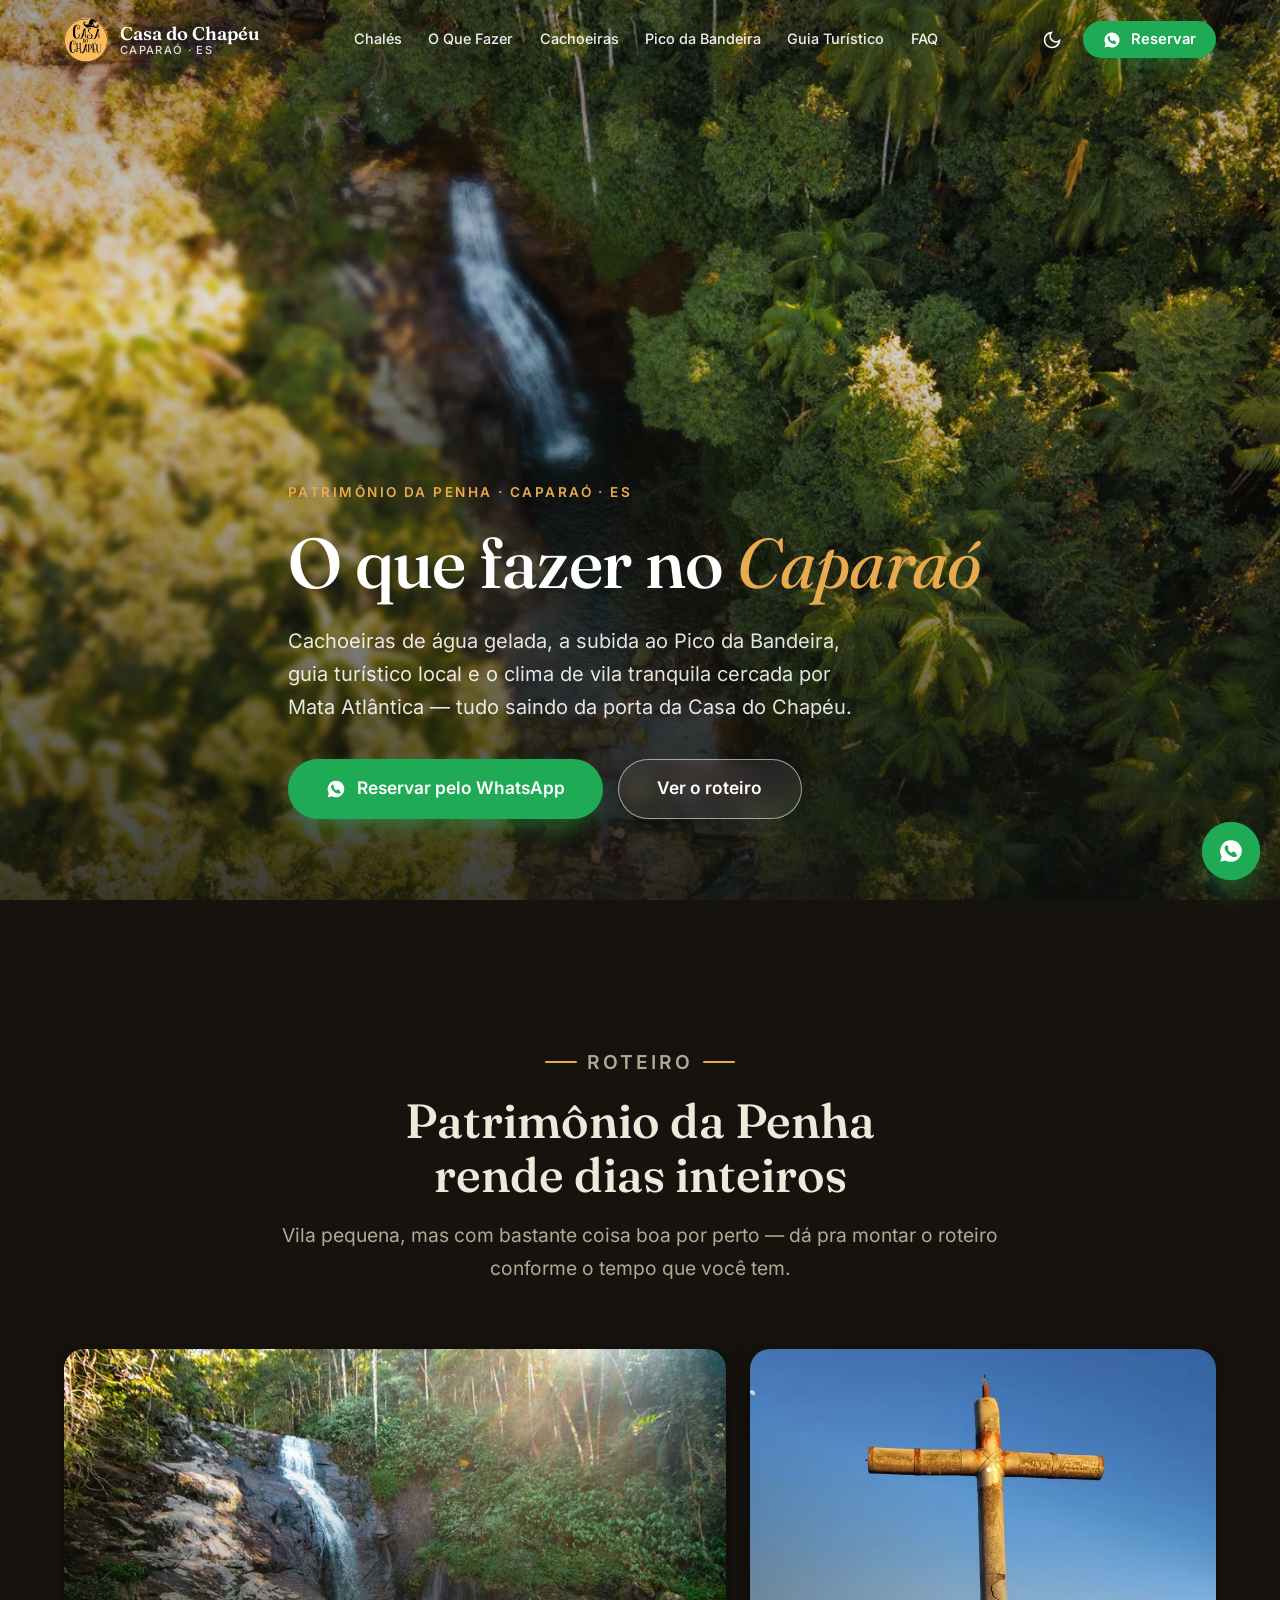
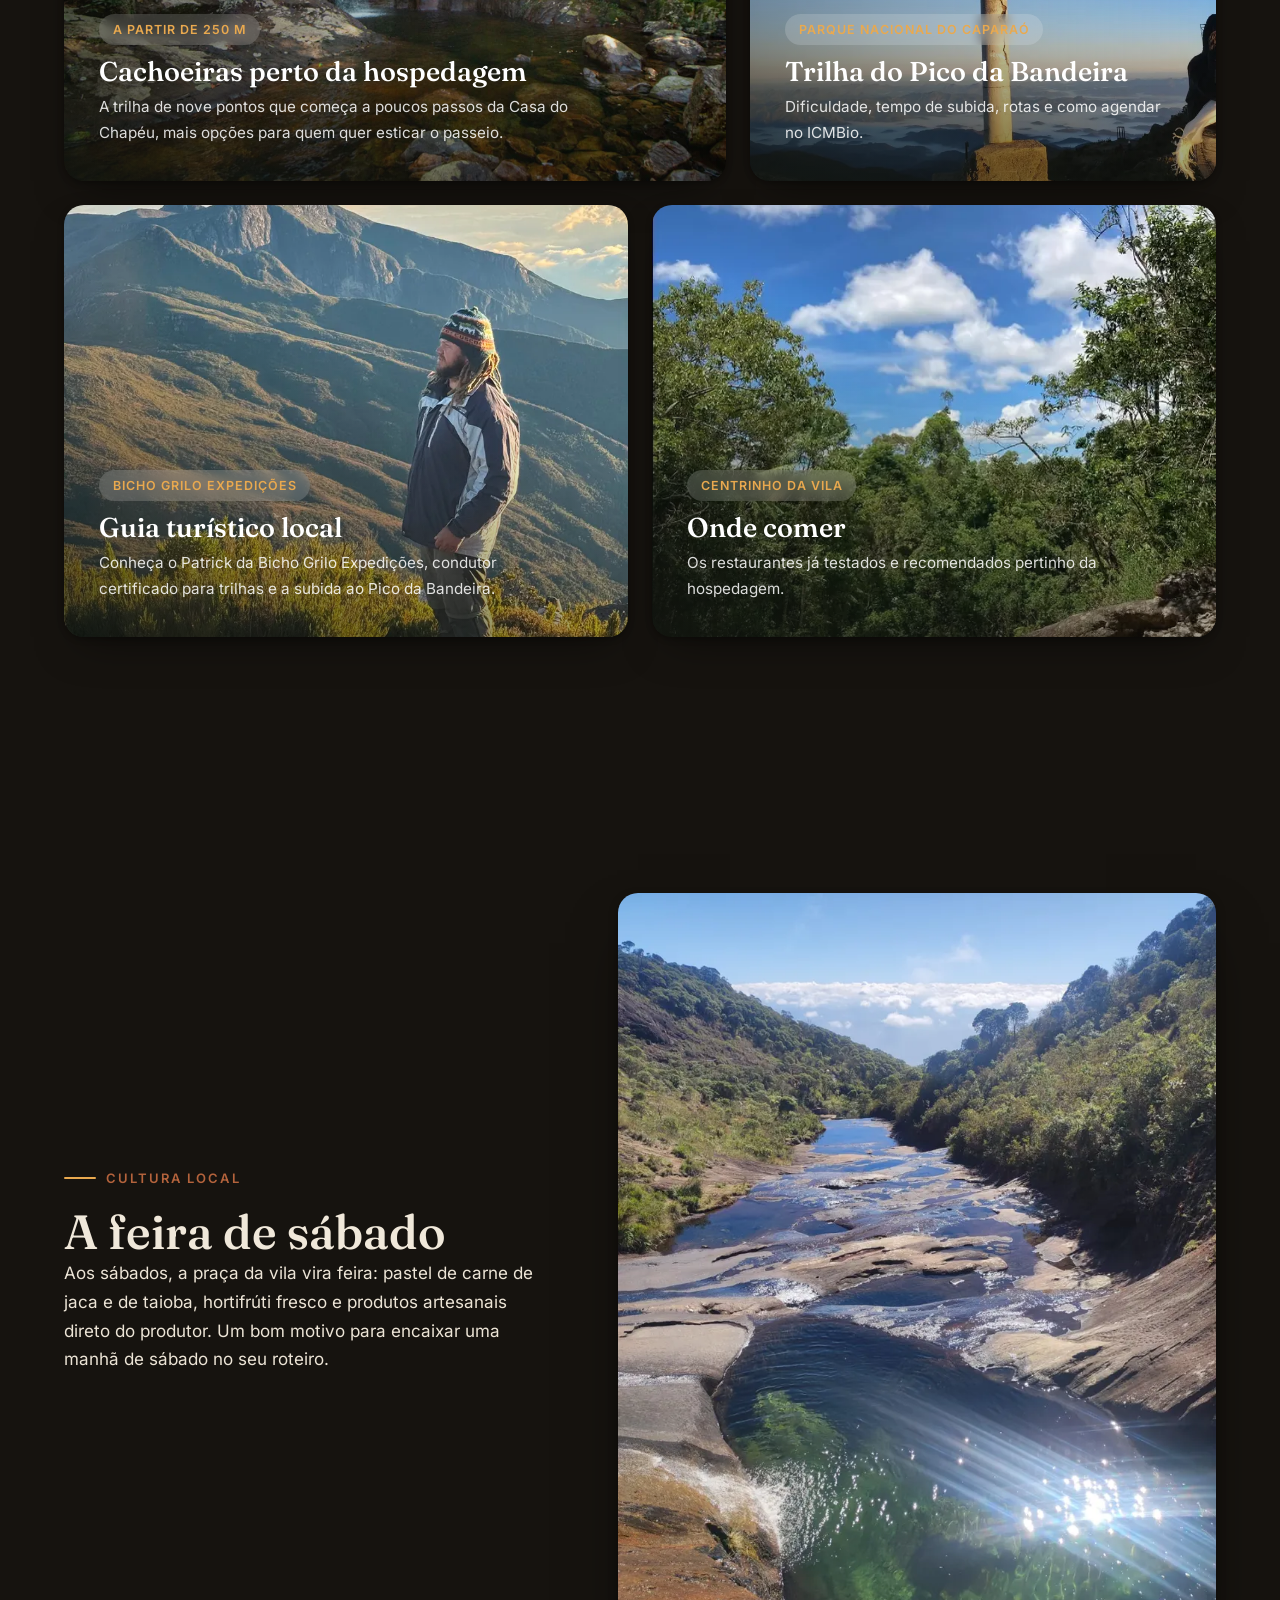
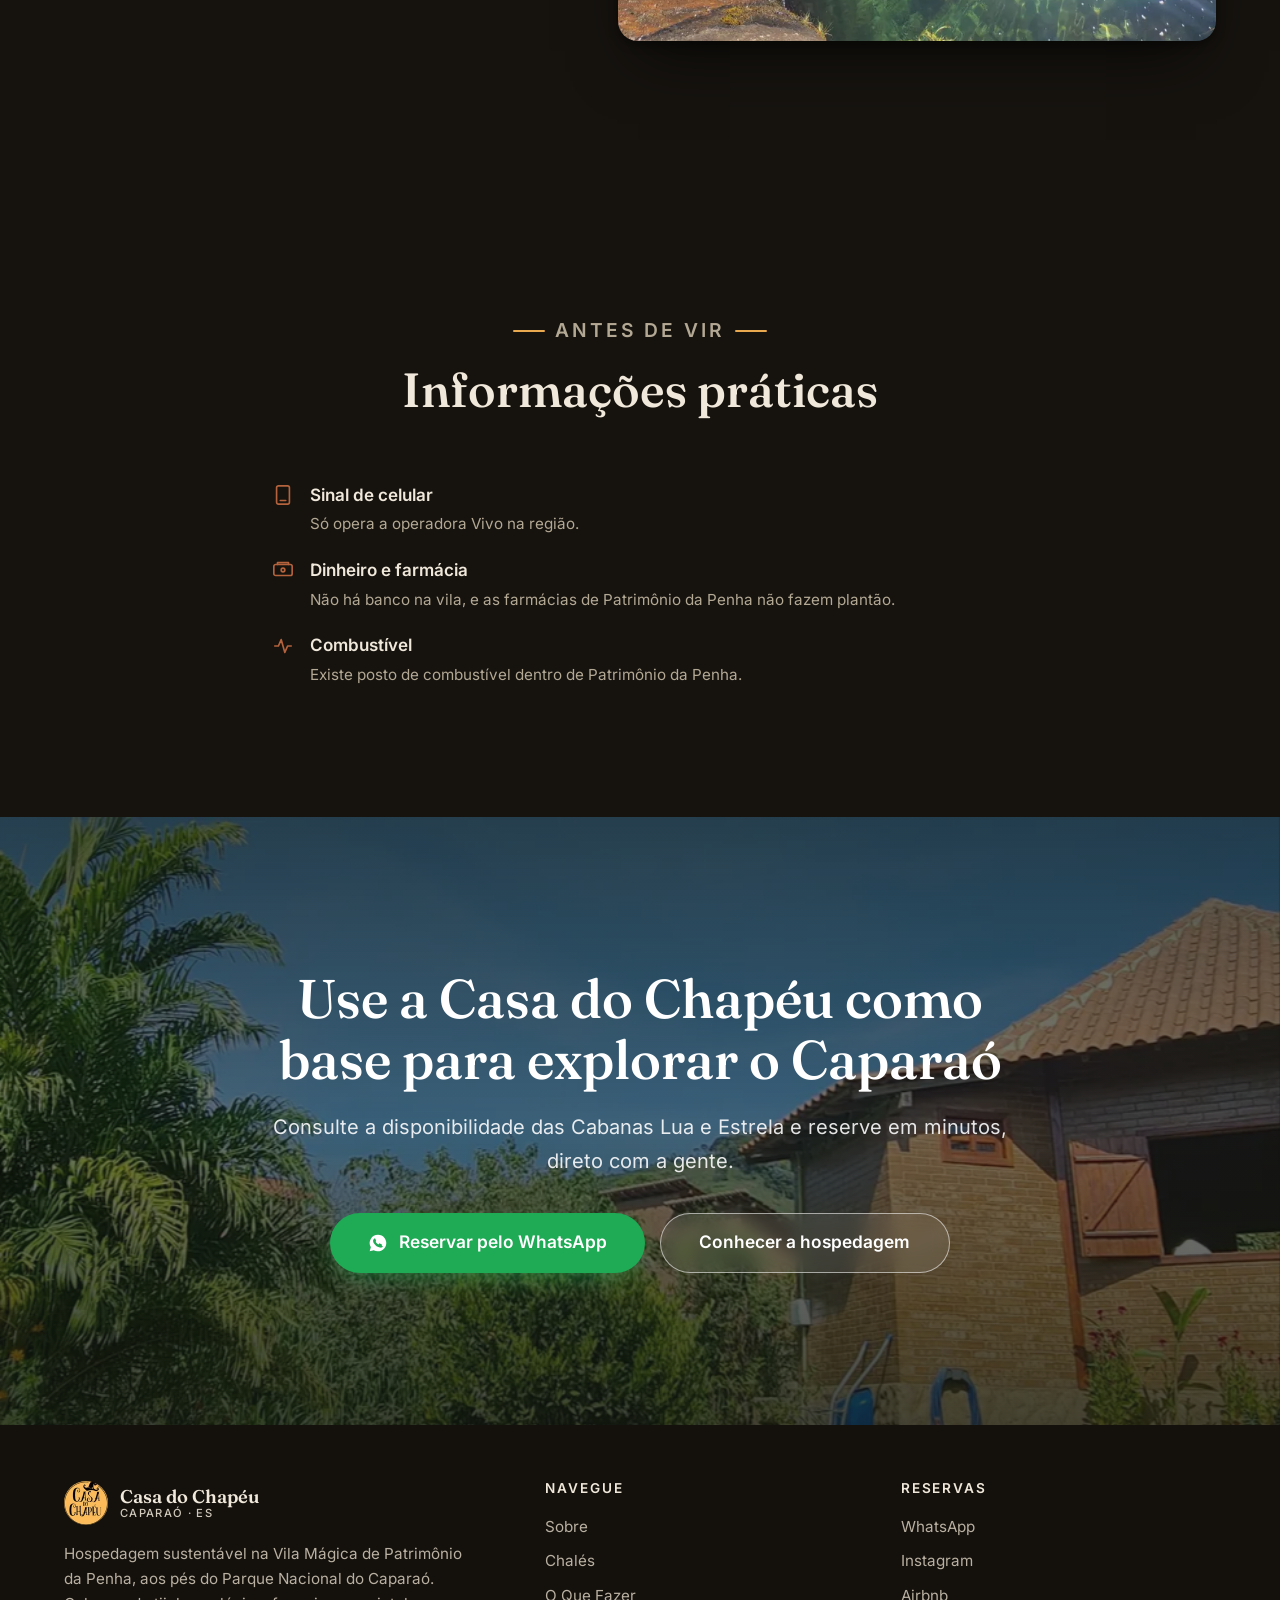
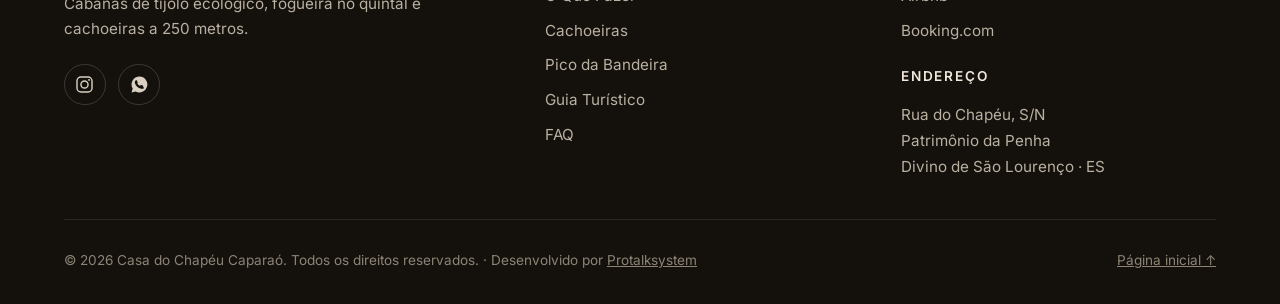
<file: o-que-fazer-no-caparao.html>
<!DOCTYPE html>
<html lang="pt-BR">
<head>
  <meta charset="UTF-8">
  <meta name="viewport" content="width=device-width, initial-scale=1">

  <title>O Que Fazer no Caparaó — Guia de Patrimônio da Penha, ES</title>
  <meta name="description" content="Cachoeiras, trilha do Pico da Bandeira, guia turístico e dicas práticas para aproveitar Patrimônio da Penha, no Caparaó Capixaba, saindo da Casa do Chapéu.">
  <meta name="keywords" content="o que fazer no Caparaó, o que fazer em Patrimônio da Penha, roteiro Caparaó, turismo Caparaó ES">
  <meta name="author" content="Casa do Chapéu Caparaó">
  <meta name="robots" content="index, follow, max-image-preview:large">

  <meta name="geo.region" content="BR-ES">
  <meta name="geo.placename" content="Patrimônio da Penha, Divino de São Lourenço, Espírito Santo">
  <meta name="geo.position" content="-20.583421;-41.761592">
  <meta name="ICBM" content="-20.583421, -41.761592">
  <link rel="canonical" href="https://www.casadochapeucaparao.com/o-que-fazer-no-caparao.html">

  <!-- Open Graph -->
  <meta property="og:type" content="website">
  <meta property="og:site_name" content="Casa do Chapéu Caparaó">
  <meta property="og:locale" content="pt_BR">
  <meta property="og:title" content="O Que Fazer no Caparaó — Guia de Patrimônio da Penha, ES">
  <meta property="og:description" content="Cachoeiras, trilha do Pico da Bandeira, guia turístico e dicas práticas para aproveitar Patrimônio da Penha, no Caparaó Capixaba.">
  <meta property="og:url" content="https://www.casadochapeucaparao.com/o-que-fazer-no-caparao.html">
  <meta property="og:image" content="https://www.casadochapeucaparao.com/assets/images/og-image-1200x630.webp">
  <meta property="og:image:width" content="1200">
  <meta property="og:image:height" content="630">
  <meta property="og:image:alt" content="Cachoeira e trilha na mata nativa de Patrimônio da Penha, Caparaó">

  <!-- Twitter Cards -->
  <meta name="twitter:card" content="summary_large_image">
  <meta name="twitter:title" content="O Que Fazer no Caparaó — Guia de Patrimônio da Penha, ES">
  <meta name="twitter:description" content="Cachoeiras, trilha do Pico da Bandeira, guia turístico e dicas práticas para aproveitar Patrimônio da Penha.">
  <meta name="twitter:image" content="https://www.casadochapeucaparao.com/assets/images/og-image-1200x630.webp">

  <!-- Ícones -->
  <link rel="icon" href="assets/images/favicon-32.png" sizes="32x32" type="image/png">
  <link rel="icon" href="assets/images/favicon-192.png" sizes="192x192" type="image/png">
  <link rel="apple-touch-icon" href="assets/images/apple-touch-icon.png">
  <link rel="manifest" href="site.webmanifest">
  <meta name="theme-color" content="#22362b" media="(prefers-color-scheme: light)">
  <meta name="theme-color" content="#16130f" media="(prefers-color-scheme: dark)">

  <link rel="preload" href="assets/fonts/fraunces-latin.woff2" as="font" type="font/woff2" crossorigin>
  <link rel="preload" href="assets/fonts/inter-latin.woff2" as="font" type="font/woff2" crossorigin>
  <link rel="preload" href="assets/fonts/fraunces-italic-latin.woff2" as="font" type="font/woff2" crossorigin>
  <link rel="preload" as="image" href="assets/images/aerea-cachoeira-1600.webp" imagesrcset="assets/images/aerea-cachoeira-800.webp 800w, assets/images/aerea-cachoeira-1600.webp 1600w, assets/images/aerea-cachoeira-2400.webp 2400w" imagesizes="100vw" fetchpriority="high">

  <link rel="stylesheet" href="styles/main.css">

  <!-- Evita flash de tema errado -->
  <script>
    (() => {
      const saved = localStorage.getItem('cdc-theme');
      const dark = saved ? saved === 'dark' : true;
      document.documentElement.dataset.theme = dark ? 'dark' : 'light';
    })();
  </script>

  <!-- Schema.org / JSON-LD -->
  <script type="application/ld+json">
  {
    "@context": "https://schema.org",
    "@type": "CollectionPage",
    "name": "O Que Fazer no Caparaó",
    "url": "https://www.casadochapeucaparao.com/o-que-fazer-no-caparao.html",
    "description": "Guia de atrações de Patrimônio da Penha, no Caparaó Capixaba: cachoeiras, trilha do Pico da Bandeira e guia turístico local.",
    "isPartOf": { "@id": "https://www.casadochapeucaparao.com/#hospedagem" },
    "hasPart": [
      { "@type": "WebPage", "name": "Cachoeiras perto da Casa do Chapéu", "url": "https://www.casadochapeucaparao.com/cachoeiras-caparao.html" },
      { "@type": "WebPage", "name": "Trilha do Pico da Bandeira", "url": "https://www.casadochapeucaparao.com/trilha-pico-da-bandeira.html" }
    ]
  }
  </script>
  <script type="application/ld+json">
  {
    "@context": "https://schema.org",
    "@type": "BreadcrumbList",
    "itemListElement": [
      { "@type": "ListItem", "position": 1, "name": "Início", "item": "https://www.casadochapeucaparao.com/" },
      { "@type": "ListItem", "position": 2, "name": "O Que Fazer no Caparaó", "item": "https://www.casadochapeucaparao.com/o-que-fazer-no-caparao.html" }
    ]
  }
  </script>

  <!-- Google tag (gtag.js) -->
  <script async src="https://www.googletagmanager.com/gtag/js?id=G-M91V3NNE6G"></script>
  <script>
    window.dataLayer = window.dataLayer || [];
    function gtag(){dataLayer.push(arguments);}
    gtag('js', new Date());
    gtag('config', 'G-M91V3NNE6G');
    gtag('config', 'AW-611862596');
    gtag('config', 'G-N2PSGQQNJS');
  </script>
</head>
<body>

  <a class="skip-link" href="#conteudo">Pular para o conteúdo</a>

  <!-- ===================== HEADER ===================== -->
  <header class="site-header" id="siteHeader">
    <div class="container bar">
      <a class="brand" href="index.html#inicio">
        <img src="assets/images/marca-88.webp" alt="" width="44" height="44" fetchpriority="high" decoding="async">
        <span class="brand-name">Casa do Chapéu<small>Caparaó · ES</small></span>
      </a>

      <nav class="primary-nav" id="primaryNav" aria-label="Navegação principal">
        <ul>
          <li><a href="index.html#chales">Chalés</a></li>
          <li><a href="o-que-fazer-no-caparao.html">O Que Fazer</a></li>
          <li><a href="cachoeiras-caparao.html">Cachoeiras</a></li>
          <li><a href="trilha-pico-da-bandeira.html">Pico da Bandeira</a></li>
          <li><a href="guia-turistico-caparao.html">Guia Turístico</a></li>
          <li><a href="index.html#faq">FAQ</a></li>
        </ul>
      </nav>

      <div class="header-actions">
        <button class="theme-toggle" id="themeToggle" type="button" aria-label="Alternar entre tema claro e escuro">
          <svg class="sun" width="20" height="20" viewBox="0 0 24 24" fill="none" stroke="currentColor" stroke-width="2" stroke-linecap="round" aria-hidden="true"><circle cx="12" cy="12" r="4"/><path d="M12 2v2m0 16v2M4.9 4.9l1.4 1.4m11.4 11.4 1.4 1.4M2 12h2m16 0h2M4.9 19.1l1.4-1.4M17.7 6.3l1.4-1.4"/></svg>
          <svg class="moon" width="20" height="20" viewBox="0 0 24 24" fill="none" stroke="currentColor" stroke-width="2" stroke-linecap="round" aria-hidden="true"><path d="M21 12.8A9 9 0 1 1 11.2 3a7 7 0 0 0 9.8 9.8Z"/></svg>
        </button>
        <a class="btn btn-whatsapp" href="https://wa.me/5527981811985?text=Ol%C3%A1!%20Vi%20a%20hospedagem%20no%20site%20e%20gostaria%20de%20mais%20informa%C3%A7%C3%B5es!" target="_blank" rel="noopener noreferrer">
          <svg width="18" height="18" viewBox="0 0 24 24" fill="currentColor" aria-hidden="true"><path d="M12 2a10 10 0 0 0-8.6 15.1L2 22l5-1.3A10 10 0 1 0 12 2Zm5.8 14.1c-.2.7-1.2 1.3-2 1.4-.5.1-1.2.2-3.5-.7-2.9-1.2-4.8-4.1-5-4.3-.1-.2-1.2-1.6-1.2-3s.7-2.1 1-2.4c.2-.3.5-.4.7-.4h.5c.2 0 .4 0 .6.5s.8 1.9.8 2c.1.1.1.3 0 .5-.3.6-.6.8-.4 1.1.7 1.2 1.6 2.2 2.8 2.8.3.2.5.1.7-.1l.7-.9c.2-.3.4-.2.7-.1l1.9.9c.3.1.5.2.6.4 0 .1 0 .7-.2 1.3Z"/></svg>
          <span>Reservar</span>
        </a>
        <button class="nav-toggle" id="navToggle" type="button" aria-expanded="false" aria-controls="primaryNav" aria-label="Abrir menu de navegação">
          <svg width="22" height="22" viewBox="0 0 24 24" fill="none" stroke="currentColor" stroke-width="2" stroke-linecap="round" aria-hidden="true"><path d="M4 7h16M4 12h16M4 17h16"/></svg>
        </button>
      </div>
    </div>
  </header>

  <main id="conteudo">

    <!-- ===================== HERO ===================== -->
    <section class="hero" aria-label="O que fazer no Caparaó">
      <div class="hero-media">
        <picture>
          <img
            src="assets/images/aerea-cachoeira-1600.webp"
            srcset="assets/images/aerea-cachoeira-800.webp 800w, assets/images/aerea-cachoeira-1600.webp 1600w, assets/images/aerea-cachoeira-2400.webp 2400w"
            sizes="100vw"
            width="2400" height="1350"
            alt="Vista aérea de cachoeira cercada pela mata atlântica densa no Caparaó"
            fetchpriority="high" decoding="async">
        </picture>
      </div>

      <div class="container hero-content">
        <p class="hero-kicker">Patrimônio da Penha · Caparaó · ES</p>
        <h1>O que fazer no <em>Caparaó</em></h1>
        <p class="hero-sub">Cachoeiras de água gelada, a subida ao Pico da Bandeira, guia turístico local e o clima de vila tranquila cercada por Mata Atlântica — tudo saindo da porta da Casa do Chapéu.</p>
        <div class="hero-ctas">
          <a class="btn btn-whatsapp btn-lg" href="https://wa.me/5527981811985?text=Ol%C3%A1!%20Vi%20a%20hospedagem%20no%20site%20e%20gostaria%20de%20mais%20informa%C3%A7%C3%B5es!" target="_blank" rel="noopener noreferrer">
            <svg width="20" height="20" viewBox="0 0 24 24" fill="currentColor" aria-hidden="true"><path d="M12 2a10 10 0 0 0-8.6 15.1L2 22l5-1.3A10 10 0 1 0 12 2Zm5.8 14.1c-.2.7-1.2 1.3-2 1.4-.5.1-1.2.2-3.5-.7-2.9-1.2-4.8-4.1-5-4.3-.1-.2-1.2-1.6-1.2-3s.7-2.1 1-2.4c.2-.3.5-.4.7-.4h.5c.2 0 .4 0 .6.5s.8 1.9.8 2c.1.1.1.3 0 .5-.3.6-.6.8-.4 1.1.7 1.2 1.6 2.2 2.8 2.8.3.2.5.1.7-.1l.7-.9c.2-.3.4-.2.7-.1l1.9.9c.3.1.5.2.6.4 0 .1 0 .7-.2 1.3Z"/></svg>
            Reservar pelo WhatsApp
          </a>
          <a class="btn btn-ghost btn-lg" href="#roteiro">Ver o roteiro</a>
        </div>
      </div>
    </section>

    <!-- ===================== ROTEIRO ===================== -->
    <section class="section" id="roteiro" aria-labelledby="roteiro-titulo">
      <div class="container">
        <div class="section-head center reveal">
          <p class="eyebrow">Roteiro</p>
          <h2 id="roteiro-titulo">Patrimônio da Penha rende dias inteiros</h2>
          <p>Vila pequena, mas com bastante coisa boa por perto — dá pra montar o roteiro conforme o tempo que você tem.</p>
        </div>

        <div class="exp-grid">
          <a class="exp-card span-7 reveal" href="cachoeiras-caparao.html">
            <img src="assets/images/cachoeira-frontal-800.webp" srcset="assets/images/cachoeira-frontal-800.webp 800w, assets/images/cachoeira-frontal-1600.webp 1600w" sizes="(max-width: 56em) 92vw, min(55vw, 634px)" width="2400" height="1600" alt="Cachoeira caindo sobre paredão de pedra em meio à mata do Caparaó" loading="lazy" decoding="async">
            <div>
              <span class="dist">A partir de 250 m</span>
              <h3>Cachoeiras perto da hospedagem</h3>
              <p>A trilha de nove pontos que começa a poucos passos da Casa do Chapéu, mais opções para quem quer esticar o passeio.</p>
            </div>
          </a>
          <a class="exp-card span-5 reveal" style="--reveal-delay: 100ms" href="trilha-pico-da-bandeira.html">
            <img src="assets/images/guia-local-cruzeiro-pico-bandeira-800.webp" srcset="assets/images/guia-local-cruzeiro-pico-bandeira-400.webp 400w, assets/images/guia-local-cruzeiro-pico-bandeira-800.webp 800w, assets/images/guia-local-cruzeiro-pico-bandeira-1200.webp 1200w" sizes="(max-width: 56em) 92vw, min(40vw, 461px)" width="1200" height="1600" alt="Cruzeiro no cume do Pico da Bandeira acima do mar de nuvens" loading="lazy" decoding="async">
            <div>
              <span class="dist">Parque Nacional do Caparaó</span>
              <h3>Trilha do Pico da Bandeira</h3>
              <p>Dificuldade, tempo de subida, rotas e como agendar no ICMBio.</p>
            </div>
          </a>
          <a class="exp-card span-6 reveal" href="guia-turistico-caparao.html">
            <img src="assets/images/guia-local-patrick-cume-800.webp" srcset="assets/images/guia-local-patrick-cume-400.webp 400w, assets/images/guia-local-patrick-cume-800.webp 800w" sizes="(max-width: 56em) 92vw, min(46vw, 530px)" width="1600" height="2844" alt="Patrick, condutor da Bicho Grilo Expedições, observando a Serra do Caparaó do alto de um mirante" loading="lazy" decoding="async">
            <div>
              <span class="dist">Bicho Grilo Expedições</span>
              <h3>Guia turístico local</h3>
              <p>Conheça o Patrick da Bicho Grilo Expedições, condutor certificado para trilhas e a subida ao Pico da Bandeira.</p>
            </div>
          </a>
          <a class="exp-card span-6 reveal" style="--reveal-delay: 100ms" href="index.html#onde-comer">
            <img src="assets/images/cachoeira-casal-400.webp" srcset="assets/images/cachoeira-casal-400.webp 400w, assets/images/cachoeira-casal-660.webp 660w" sizes="(max-width: 56em) 92vw, min(46vw, 530px)" width="660" height="857" alt="Casal sentado na beira de uma cachoeira contemplando a mata sob céu azul" loading="lazy" decoding="async">
            <div>
              <span class="dist">Centrinho da vila</span>
              <h3>Onde comer</h3>
              <p>Os restaurantes já testados e recomendados pertinho da hospedagem.</p>
            </div>
          </a>
        </div>
      </div>
    </section>

    <!-- ===================== FEIRA E CULTURA ===================== -->
    <section class="section" aria-labelledby="feira-titulo">
      <div class="container location-grid">
        <div class="reveal">
          <p class="eyebrow">Cultura local</p>
          <h2 id="feira-titulo">A feira de sábado</h2>
          <p>Aos sábados, a praça da vila vira feira: pastel de carne de jaca e de taioba, hortifrúti fresco e produtos artesanais direto do produtor. Um bom motivo para encaixar uma manhã de sábado no seu roteiro.</p>
        </div>
        <div class="about-media reveal" style="--reveal-delay: 120ms">
          <img class="main" src="assets/images/guia-local-canion-caparao-800.webp" srcset="assets/images/guia-local-canion-caparao-400.webp 400w, assets/images/guia-local-canion-caparao-800.webp 800w, assets/images/guia-local-canion-caparao-1200.webp 1200w" sizes="(max-width: 56em) 92vw, 46vw" width="1200" height="1600" alt="Rio de águas claras formando poços naturais entre a mata do Caparaó" loading="lazy" decoding="async">
        </div>
      </div>
    </section>

    <!-- ===================== ANTES DE VIR ===================== -->
    <section class="section" id="antes-de-vir" aria-labelledby="antes-titulo">
      <div class="container">
        <div class="section-head center reveal">
          <p class="eyebrow">Antes de vir</p>
          <h2 id="antes-titulo">Informações práticas</h2>
        </div>
        <div class="location-list" style="max-width:46rem;margin-inline:auto">
          <div class="location-item">
            <svg width="22" height="22" viewBox="0 0 24 24" fill="none" stroke="currentColor" stroke-width="1.8" stroke-linecap="round" stroke-linejoin="round" aria-hidden="true"><rect x="5" y="2" width="14" height="20" rx="2"/><path d="M9 18h6"/></svg>
            <div><strong>Sinal de celular</strong><span>Só opera a operadora Vivo na região.</span></div>
          </div>
          <div class="location-item">
            <svg width="22" height="22" viewBox="0 0 24 24" fill="none" stroke="currentColor" stroke-width="1.8" stroke-linecap="round" stroke-linejoin="round" aria-hidden="true"><rect x="2" y="6" width="20" height="12" rx="2"/><circle cx="12" cy="12" r="2"/><path d="M6 6V4h12v2"/></svg>
            <div><strong>Dinheiro e farmácia</strong><span>Não há banco na vila, e as farmácias de Patrimônio da Penha não fazem plantão.</span></div>
          </div>
          <div class="location-item">
            <svg width="22" height="22" viewBox="0 0 24 24" fill="none" stroke="currentColor" stroke-width="1.8" stroke-linecap="round" stroke-linejoin="round" aria-hidden="true"><path d="M3 12h4l3-7 4 14 3-7h4"/></svg>
            <div><strong>Combustível</strong><span>Existe posto de combustível dentro de Patrimônio da Penha.</span></div>
          </div>
        </div>
      </div>
    </section>

    <!-- ===================== CTA FINAL ===================== -->
    <section class="cta-final reveal" aria-labelledby="cta-titulo">
      <img src="assets/images/banner-ceu-espantalho-cabana-estrela-1600.webp" srcset="assets/images/banner-ceu-espantalho-cabana-estrela-800.webp 800w, assets/images/banner-ceu-espantalho-cabana-estrela-1600.webp 1600w, assets/images/banner-ceu-espantalho-cabana-estrela-2400.webp 2400w" sizes="100vw" width="2997" height="1053" alt="" loading="lazy" decoding="async">
      <div class="container inner">
        <h2 id="cta-titulo">Use a Casa do Chapéu como base para explorar o Caparaó</h2>
        <p>Consulte a disponibilidade das Cabanas Lua e Estrela e reserve em minutos, direto com a gente.</p>
        <div class="hero-ctas">
          <a class="btn btn-whatsapp btn-lg" href="https://wa.me/5527981811985?text=Ol%C3%A1!%20Vi%20a%20hospedagem%20no%20site%20e%20gostaria%20de%20mais%20informa%C3%A7%C3%B5es!" target="_blank" rel="noopener noreferrer">
            <svg width="20" height="20" viewBox="0 0 24 24" fill="currentColor" aria-hidden="true"><path d="M12 2a10 10 0 0 0-8.6 15.1L2 22l5-1.3A10 10 0 1 0 12 2Zm5.8 14.1c-.2.7-1.2 1.3-2 1.4-.5.1-1.2.2-3.5-.7-2.9-1.2-4.8-4.1-5-4.3-.1-.2-1.2-1.6-1.2-3s.7-2.1 1-2.4c.2-.3.5-.4.7-.4h.5c.2 0 .4 0 .6.5s.8 1.9.8 2c.1.1.1.3 0 .5-.3.6-.6.8-.4 1.1.7 1.2 1.6 2.2 2.8 2.8.3.2.5.1.7-.1l.7-.9c.2-.3.4-.2.7-.1l1.9.9c.3.1.5.2.6.4 0 .1 0 .7-.2 1.3Z"/></svg>
            Reservar pelo WhatsApp
          </a>
          <a class="btn btn-ghost btn-lg" href="index.html#inicio">Conhecer a hospedagem</a>
        </div>
      </div>
    </section>
  </main>

  <!-- ===================== FOOTER ===================== -->
  <footer class="site-footer">
    <div class="container">
      <div class="footer-grid">
        <div class="footer-about">
          <a class="brand" href="index.html#inicio">
            <img src="assets/images/marca-88.webp" alt="" width="44" height="44" loading="lazy" decoding="async">
            <span class="brand-name">Casa do Chapéu<small>Caparaó · ES</small></span>
          </a>
          <p>Hospedagem sustentável na Vila Mágica de Patrimônio da Penha, aos pés do Parque Nacional do Caparaó. Cabanas de tijolo ecológico, fogueira no quintal e cachoeiras a 250 metros.</p>
          <div class="footer-social">
            <a href="https://www.instagram.com/casadochapeu_caparao/" target="_blank" rel="noopener noreferrer" aria-label="Instagram da Casa do Chapéu Caparaó">
              <svg width="19" height="19" viewBox="0 0 24 24" fill="none" stroke="currentColor" stroke-width="1.8" stroke-linecap="round" stroke-linejoin="round" aria-hidden="true"><rect x="2.5" y="2.5" width="19" height="19" rx="5"/><circle cx="12" cy="12" r="4.5"/><circle cx="17.8" cy="6.2" r="1.2" fill="currentColor" stroke="none"/></svg>
            </a>
            <a href="https://wa.me/5527981811985?text=Ol%C3%A1!%20Vi%20a%20hospedagem%20no%20site%20e%20gostaria%20de%20mais%20informa%C3%A7%C3%B5es!" target="_blank" rel="noopener noreferrer" aria-label="WhatsApp da Casa do Chapéu Caparaó">
              <svg width="19" height="19" viewBox="0 0 24 24" fill="currentColor" aria-hidden="true"><path d="M12 2a10 10 0 0 0-8.6 15.1L2 22l5-1.3A10 10 0 1 0 12 2Zm5.8 14.1c-.2.7-1.2 1.3-2 1.4-.5.1-1.2.2-3.5-.7-2.9-1.2-4.8-4.1-5-4.3-.1-.2-1.2-1.6-1.2-3s.7-2.1 1-2.4c.2-.3.5-.4.7-.4h.5c.2 0 .4 0 .6.5s.8 1.9.8 2c.1.1.1.3 0 .5-.3.6-.6.8-.4 1.1.7 1.2 1.6 2.2 2.8 2.8.3.2.5.1.7-.1l.7-.9c.2-.3.4-.2.7-.1l1.9.9c.3.1.5.2.6.4 0 .1 0 .7-.2 1.3Z"/></svg>
            </a>
          </div>
        </div>

        <nav class="footer-col" aria-label="Links do site">
          <h3>Navegue</h3>
          <ul role="list">
            <li><a href="index.html#sobre">Sobre</a></li>
            <li><a href="index.html#chales">Chalés</a></li>
            <li><a href="o-que-fazer-no-caparao.html">O Que Fazer</a></li>
            <li><a href="cachoeiras-caparao.html">Cachoeiras</a></li>
            <li><a href="trilha-pico-da-bandeira.html">Pico da Bandeira</a></li>
          <li><a href="guia-turistico-caparao.html">Guia Turístico</a></li>
            <li><a href="index.html#faq">FAQ</a></li>
          </ul>
        </nav>

        <div class="footer-col">
          <h3>Reservas</h3>
          <ul role="list">
            <li><a href="https://wa.me/5527981811985?text=Ol%C3%A1!%20Vi%20a%20hospedagem%20no%20site%20e%20gostaria%20de%20mais%20informa%C3%A7%C3%B5es!" target="_blank" rel="noopener noreferrer">WhatsApp</a></li>
            <li><a href="https://www.instagram.com/casadochapeu_caparao/" target="_blank" rel="noopener noreferrer">Instagram</a></li>
            <li><a href="https://airbnb.com.br/h/casadochapeu-lua" target="_blank" rel="noopener noreferrer">Airbnb</a></li>
            <li><a href="https://www.booking.com/hotel/br/hospedagem-casa-do-chapeu.pt-br.html" target="_blank" rel="noopener noreferrer">Booking.com</a></li>
          </ul>
          <h3 style="margin-top:1.6rem">Endereço</h3>
          <p>Rua do Chapéu, S/N<br>Patrimônio da Penha<br>Divino de São Lourenço · ES</p>
        </div>
      </div>
      <div class="footer-bottom">
        <span>© 2026 Casa do Chapéu Caparaó. Todos os direitos reservados. · Desenvolvido por <a href="https://protalksystem.com" target="_blank" rel="noopener noreferrer" style="color:inherit">Protalksystem</a></span>
        <a href="index.html#inicio" style="color:inherit">Página inicial ↑</a>
      </div>
    </div>
  </footer>

  <!-- WhatsApp flutuante -->
  <a class="wa-float" href="https://wa.me/5527981811985?text=Ol%C3%A1!%20Vi%20a%20hospedagem%20no%20site%20e%20gostaria%20de%20mais%20informa%C3%A7%C3%B5es!" target="_blank" rel="noopener noreferrer" aria-label="Conversar no WhatsApp">
    <svg width="26" height="26" viewBox="0 0 24 24" fill="currentColor" aria-hidden="true"><path d="M12 2a10 10 0 0 0-8.6 15.1L2 22l5-1.3A10 10 0 1 0 12 2Zm5.8 14.1c-.2.7-1.2 1.3-2 1.4-.5.1-1.2.2-3.5-.7-2.9-1.2-4.8-4.1-5-4.3-.1-.2-1.2-1.6-1.2-3s.7-2.1 1-2.4c.2-.3.5-.4.7-.4h.5c.2 0 .4 0 .6.5s.8 1.9.8 2c.1.1.1.3 0 .5-.3.6-.6.8-.4 1.1.7 1.2 1.6 2.2 2.8 2.8.3.2.5.1.7-.1l.7-.9c.2-.3.4-.2.7-.1l1.9.9c.3.1.5.2.6.4 0 .1 0 .7-.2 1.3Z"/></svg>
  </a>

  <script src="lib/main.js" defer></script>
</body>
</html>
</file>
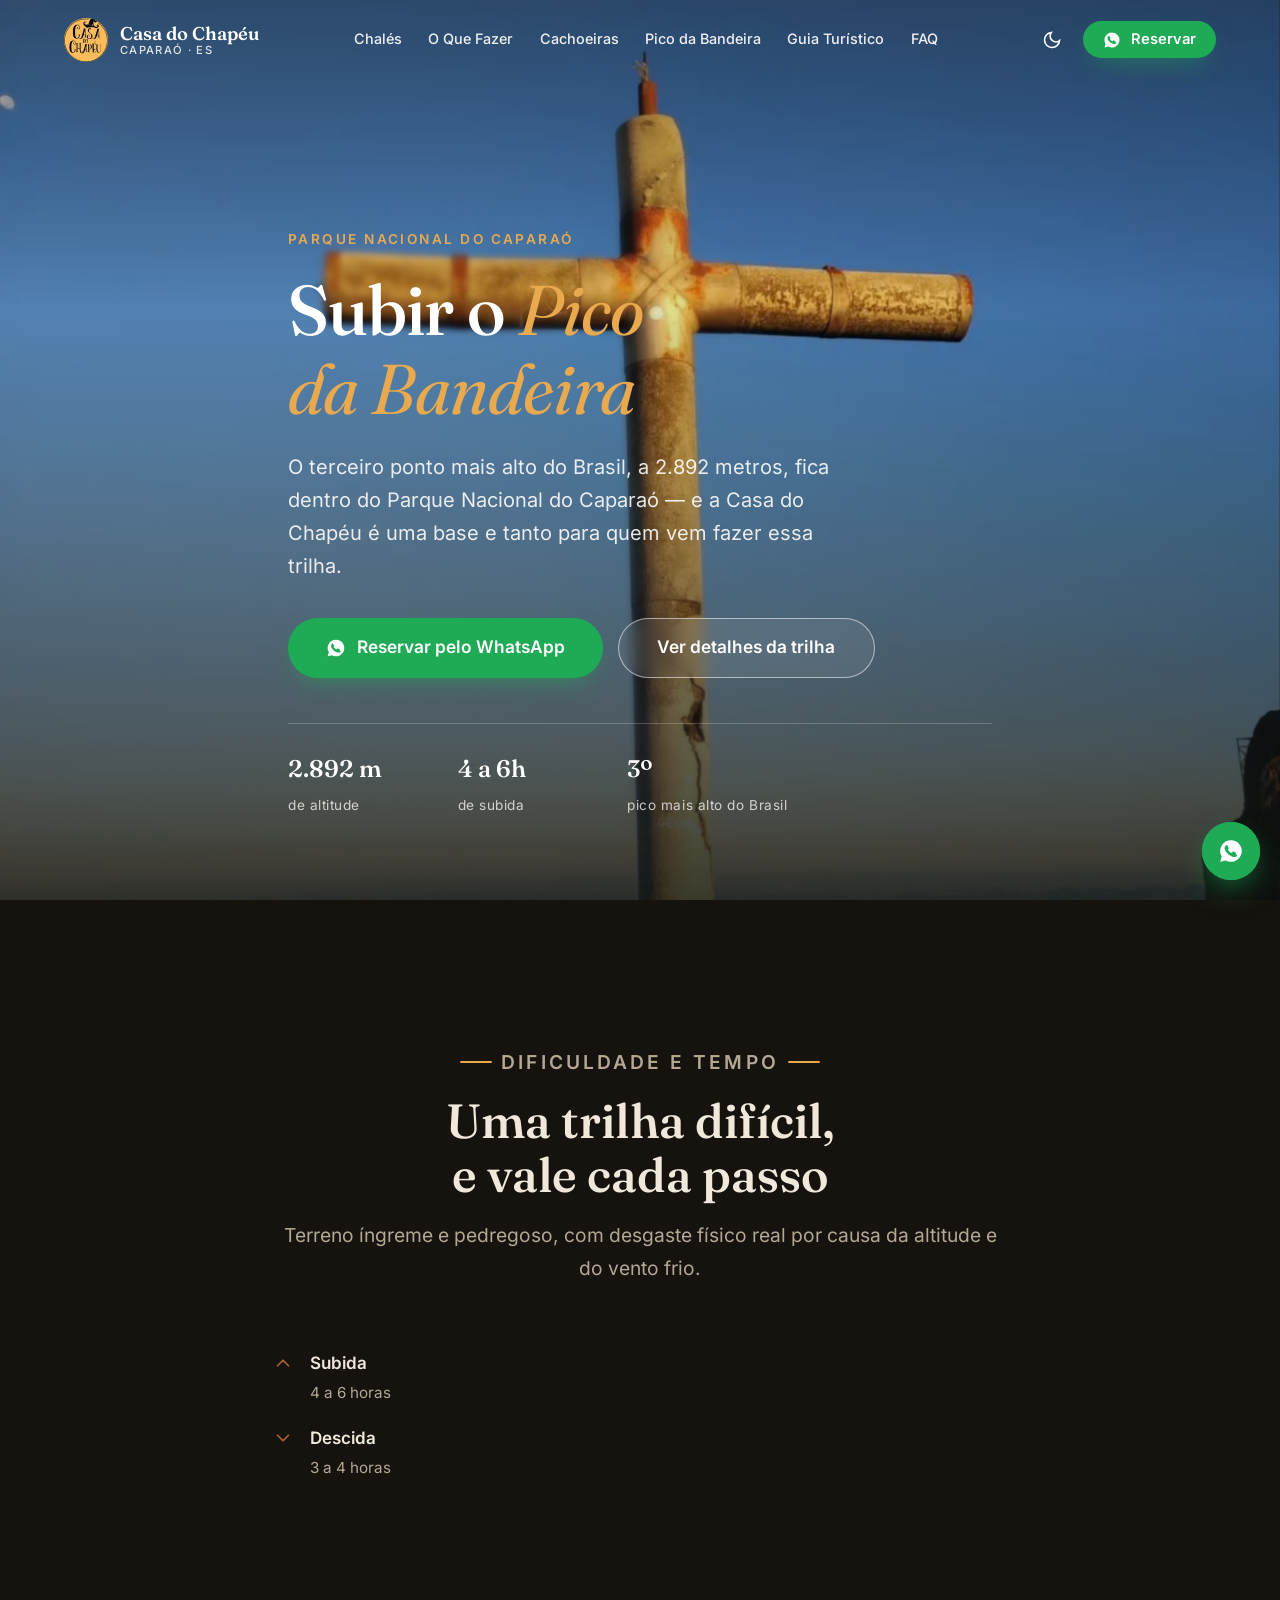
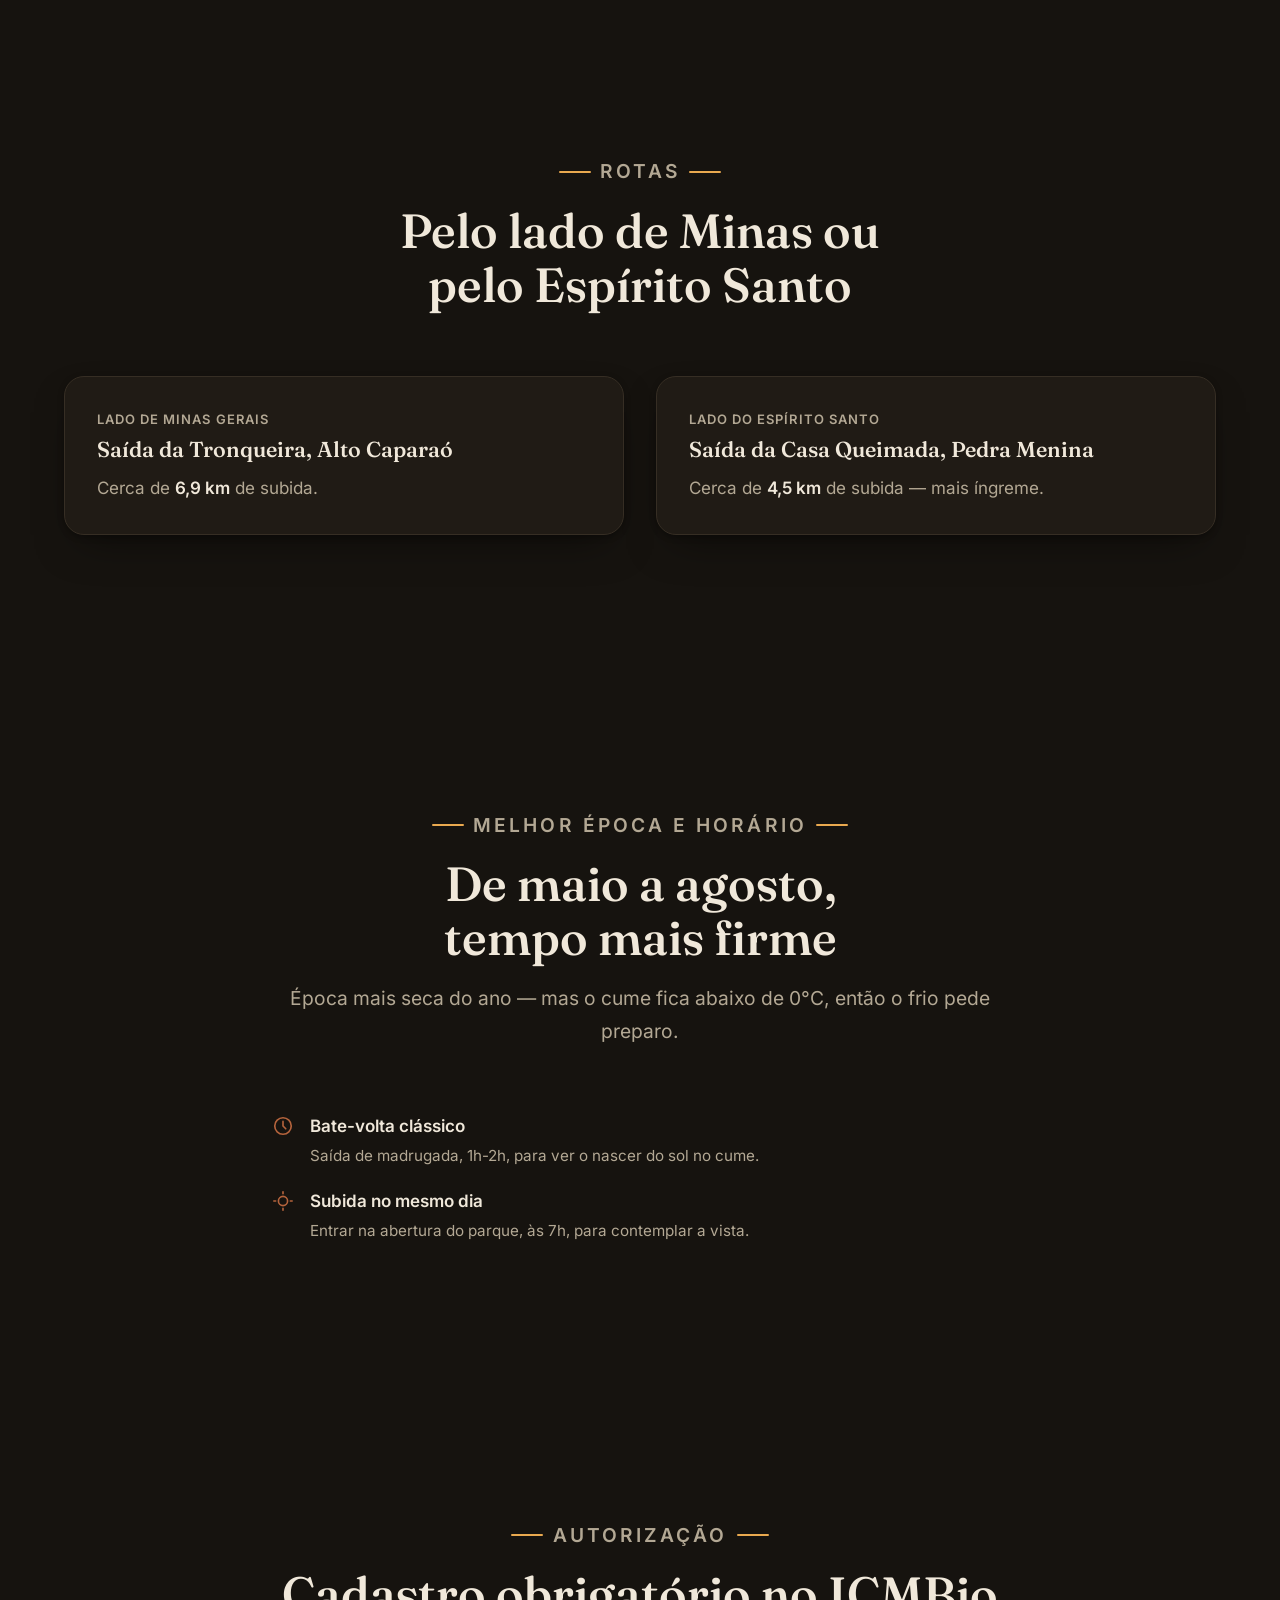
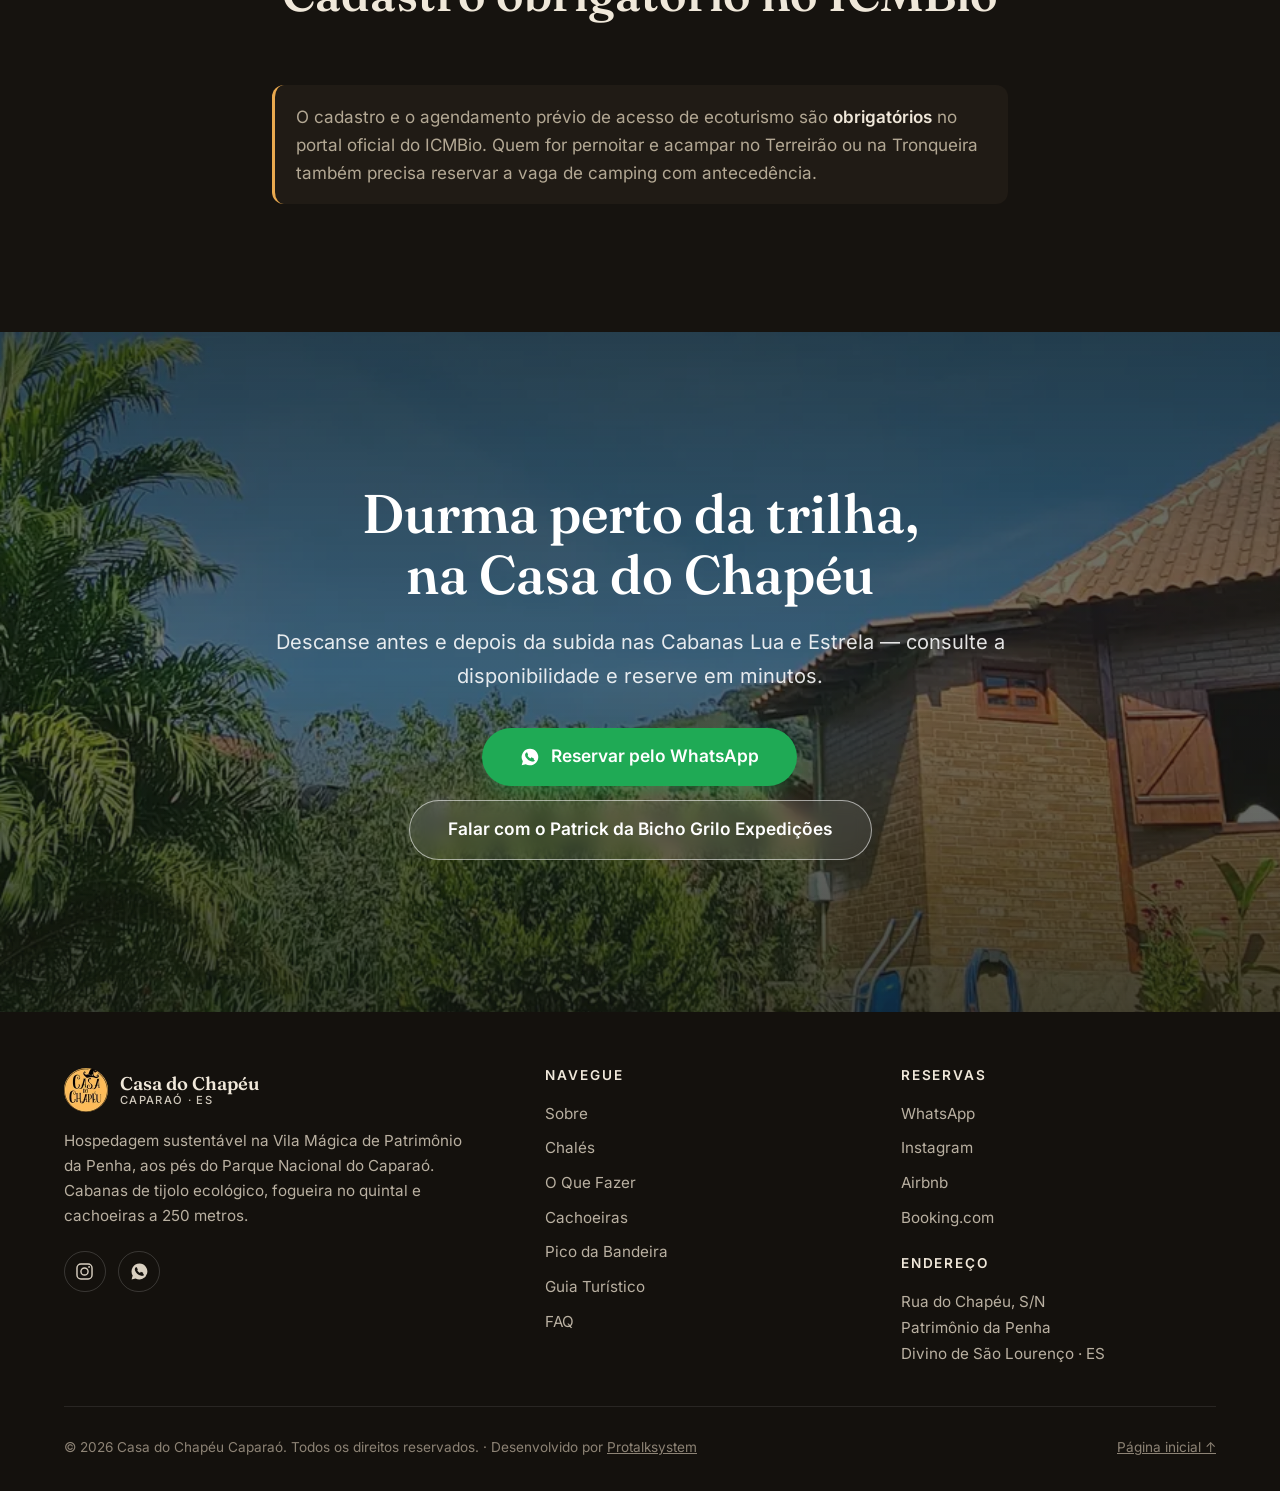
<file: trilha-pico-da-bandeira.html>
<!DOCTYPE html>
<html lang="pt-BR">
<head>
  <meta charset="UTF-8">
  <meta name="viewport" content="width=device-width, initial-scale=1">

  <title>Trilha do Pico da Bandeira — Guia Completo | Caparaó</title>
  <meta name="description" content="Tudo sobre a subida ao Pico da Bandeira saindo do Caparaó: dificuldade, tempo de trilha, rotas por Minas e Espírito Santo, melhor época e como agendar no ICMBio.">
  <meta name="keywords" content="trilha Pico da Bandeira, subir Pico da Bandeira, Pico da Bandeira Caparaó, ICMBio Pico da Bandeira, Parque Nacional do Caparaó">
  <meta name="author" content="Casa do Chapéu Caparaó">
  <meta name="robots" content="index, follow, max-image-preview:large">

  <meta name="geo.region" content="BR-ES">
  <meta name="geo.placename" content="Parque Nacional do Caparaó, Espírito Santo">
  <meta name="geo.position" content="-20.433889;-41.796944">
  <meta name="ICBM" content="-20.433889, -41.796944">
  <link rel="canonical" href="https://www.casadochapeucaparao.com/trilha-pico-da-bandeira.html">

  <!-- Open Graph -->
  <meta property="og:type" content="website">
  <meta property="og:site_name" content="Casa do Chapéu Caparaó">
  <meta property="og:locale" content="pt_BR">
  <meta property="og:title" content="Trilha do Pico da Bandeira — Guia Completo | Caparaó">
  <meta property="og:description" content="Dificuldade, tempo de trilha, rotas por Minas e Espírito Santo, melhor época e como agendar no ICMBio para subir o Pico da Bandeira.">
  <meta property="og:url" content="https://www.casadochapeucaparao.com/trilha-pico-da-bandeira.html">
  <meta property="og:image" content="https://www.casadochapeucaparao.com/assets/images/guia-local-cruzeiro-pico-bandeira-1200.webp">
  <meta property="og:image:width" content="1200">
  <meta property="og:image:height" content="1600">
  <meta property="og:image:alt" content="Cruzeiro no cume do Pico da Bandeira acima do mar de nuvens">

  <!-- Twitter Cards -->
  <meta name="twitter:card" content="summary_large_image">
  <meta name="twitter:title" content="Trilha do Pico da Bandeira — Guia Completo | Caparaó">
  <meta name="twitter:description" content="Dificuldade, tempo de trilha, rotas, melhor época e como agendar no ICMBio para subir o Pico da Bandeira.">
  <meta name="twitter:image" content="https://www.casadochapeucaparao.com/assets/images/guia-local-cruzeiro-pico-bandeira-1200.webp">

  <!-- Ícones -->
  <link rel="icon" href="assets/images/favicon-32.png" sizes="32x32" type="image/png">
  <link rel="icon" href="assets/images/favicon-192.png" sizes="192x192" type="image/png">
  <link rel="apple-touch-icon" href="assets/images/apple-touch-icon.png">
  <link rel="manifest" href="site.webmanifest">
  <meta name="theme-color" content="#22362b" media="(prefers-color-scheme: light)">
  <meta name="theme-color" content="#16130f" media="(prefers-color-scheme: dark)">

  <link rel="preload" href="assets/fonts/fraunces-latin.woff2" as="font" type="font/woff2" crossorigin>
  <link rel="preload" href="assets/fonts/inter-latin.woff2" as="font" type="font/woff2" crossorigin>
  <link rel="preload" href="assets/fonts/fraunces-italic-latin.woff2" as="font" type="font/woff2" crossorigin>
  <link rel="preload" as="image" href="assets/images/guia-local-cruzeiro-pico-bandeira-800.webp" imagesrcset="assets/images/guia-local-cruzeiro-pico-bandeira-400.webp 400w, assets/images/guia-local-cruzeiro-pico-bandeira-800.webp 800w, assets/images/guia-local-cruzeiro-pico-bandeira-1200.webp 1200w" imagesizes="100vw" fetchpriority="high">

  <link rel="stylesheet" href="styles/main.css">

  <!-- Evita flash de tema errado -->
  <script>
    (() => {
      const saved = localStorage.getItem('cdc-theme');
      const dark = saved ? saved === 'dark' : true;
      document.documentElement.dataset.theme = dark ? 'dark' : 'light';
    })();
  </script>

  <!-- Schema.org / JSON-LD -->
  <script type="application/ld+json">
  {
    "@context": "https://schema.org",
    "@type": "TouristAttraction",
    "name": "Pico da Bandeira",
    "description": "Terceiro ponto mais alto do Brasil, a 2.892 metros de altitude, no Parque Nacional do Caparaó. Trilha de dificuldade difícil, com subida de 4 a 6 horas.",
    "touristType": "Montanhismo",
    "geo": { "@type": "GeoCoordinates", "latitude": -20.433889, "longitude": -41.796944 },
    "address": { "@type": "PostalAddress", "addressRegion": "ES", "addressCountry": "BR" },
    "isAccessibleForFree": false
  }
  </script>
  <script type="application/ld+json">
  {
    "@context": "https://schema.org",
    "@type": "BreadcrumbList",
    "itemListElement": [
      { "@type": "ListItem", "position": 1, "name": "Início", "item": "https://www.casadochapeucaparao.com/" },
      { "@type": "ListItem", "position": 2, "name": "O Que Fazer no Caparaó", "item": "https://www.casadochapeucaparao.com/o-que-fazer-no-caparao.html" },
      { "@type": "ListItem", "position": 3, "name": "Trilha do Pico da Bandeira", "item": "https://www.casadochapeucaparao.com/trilha-pico-da-bandeira.html" }
    ]
  }
  </script>

  <!-- Google tag (gtag.js) -->
  <script async src="https://www.googletagmanager.com/gtag/js?id=G-M91V3NNE6G"></script>
  <script>
    window.dataLayer = window.dataLayer || [];
    function gtag(){dataLayer.push(arguments);}
    gtag('js', new Date());
    gtag('config', 'G-M91V3NNE6G');
    gtag('config', 'AW-611862596');
    gtag('config', 'G-N2PSGQQNJS');
  </script>
</head>
<body>

  <a class="skip-link" href="#conteudo">Pular para o conteúdo</a>

  <!-- ===================== HEADER ===================== -->
  <header class="site-header" id="siteHeader">
    <div class="container bar">
      <a class="brand" href="index.html#inicio">
        <img src="assets/images/marca-88.webp" alt="" width="44" height="44" fetchpriority="high" decoding="async">
        <span class="brand-name">Casa do Chapéu<small>Caparaó · ES</small></span>
      </a>

      <nav class="primary-nav" id="primaryNav" aria-label="Navegação principal">
        <ul>
          <li><a href="index.html#chales">Chalés</a></li>
          <li><a href="o-que-fazer-no-caparao.html">O Que Fazer</a></li>
          <li><a href="cachoeiras-caparao.html">Cachoeiras</a></li>
          <li><a href="trilha-pico-da-bandeira.html">Pico da Bandeira</a></li>
          <li><a href="guia-turistico-caparao.html">Guia Turístico</a></li>
          <li><a href="index.html#faq">FAQ</a></li>
        </ul>
      </nav>

      <div class="header-actions">
        <button class="theme-toggle" id="themeToggle" type="button" aria-label="Alternar entre tema claro e escuro">
          <svg class="sun" width="20" height="20" viewBox="0 0 24 24" fill="none" stroke="currentColor" stroke-width="2" stroke-linecap="round" aria-hidden="true"><circle cx="12" cy="12" r="4"/><path d="M12 2v2m0 16v2M4.9 4.9l1.4 1.4m11.4 11.4 1.4 1.4M2 12h2m16 0h2M4.9 19.1l1.4-1.4M17.7 6.3l1.4-1.4"/></svg>
          <svg class="moon" width="20" height="20" viewBox="0 0 24 24" fill="none" stroke="currentColor" stroke-width="2" stroke-linecap="round" aria-hidden="true"><path d="M21 12.8A9 9 0 1 1 11.2 3a7 7 0 0 0 9.8 9.8Z"/></svg>
        </button>
        <a class="btn btn-whatsapp" href="https://wa.me/5527981811985?text=Ol%C3%A1!%20Vi%20a%20hospedagem%20no%20site%20e%20gostaria%20de%20mais%20informa%C3%A7%C3%B5es!" target="_blank" rel="noopener noreferrer">
          <svg width="18" height="18" viewBox="0 0 24 24" fill="currentColor" aria-hidden="true"><path d="M12 2a10 10 0 0 0-8.6 15.1L2 22l5-1.3A10 10 0 1 0 12 2Zm5.8 14.1c-.2.7-1.2 1.3-2 1.4-.5.1-1.2.2-3.5-.7-2.9-1.2-4.8-4.1-5-4.3-.1-.2-1.2-1.6-1.2-3s.7-2.1 1-2.4c.2-.3.5-.4.7-.4h.5c.2 0 .4 0 .6.5s.8 1.9.8 2c.1.1.1.3 0 .5-.3.6-.6.8-.4 1.1.7 1.2 1.6 2.2 2.8 2.8.3.2.5.1.7-.1l.7-.9c.2-.3.4-.2.7-.1l1.9.9c.3.1.5.2.6.4 0 .1 0 .7-.2 1.3Z"/></svg>
          <span>Reservar</span>
        </a>
        <button class="nav-toggle" id="navToggle" type="button" aria-expanded="false" aria-controls="primaryNav" aria-label="Abrir menu de navegação">
          <svg width="22" height="22" viewBox="0 0 24 24" fill="none" stroke="currentColor" stroke-width="2" stroke-linecap="round" aria-hidden="true"><path d="M4 7h16M4 12h16M4 17h16"/></svg>
        </button>
      </div>
    </div>
  </header>

  <main id="conteudo">

    <!-- ===================== HERO ===================== -->
    <section class="hero" aria-label="Trilha do Pico da Bandeira">
      <div class="hero-media">
        <picture>
          <img
            src="assets/images/guia-local-cruzeiro-pico-bandeira-800.webp"
            srcset="assets/images/guia-local-cruzeiro-pico-bandeira-400.webp 400w, assets/images/guia-local-cruzeiro-pico-bandeira-800.webp 800w, assets/images/guia-local-cruzeiro-pico-bandeira-1200.webp 1200w"
            sizes="100vw"
            width="1200" height="1600"
            alt="Cruzeiro no cume do Pico da Bandeira acima do mar de nuvens"
            fetchpriority="high" decoding="async">
        </picture>
      </div>

      <div class="container hero-content">
        <p class="hero-kicker">Parque Nacional do Caparaó</p>
        <h1>Subir o <em>Pico da Bandeira</em></h1>
        <p class="hero-sub">O terceiro ponto mais alto do Brasil, a 2.892 metros, fica dentro do Parque Nacional do Caparaó — e a Casa do Chapéu é uma base e tanto para quem vem fazer essa trilha.</p>
        <div class="hero-ctas">
          <a class="btn btn-whatsapp btn-lg" href="https://wa.me/5527981811985?text=Ol%C3%A1!%20Vi%20a%20hospedagem%20no%20site%20e%20gostaria%20de%20mais%20informa%C3%A7%C3%B5es!" target="_blank" rel="noopener noreferrer">
            <svg width="20" height="20" viewBox="0 0 24 24" fill="currentColor" aria-hidden="true"><path d="M12 2a10 10 0 0 0-8.6 15.1L2 22l5-1.3A10 10 0 1 0 12 2Zm5.8 14.1c-.2.7-1.2 1.3-2 1.4-.5.1-1.2.2-3.5-.7-2.9-1.2-4.8-4.1-5-4.3-.1-.2-1.2-1.6-1.2-3s.7-2.1 1-2.4c.2-.3.5-.4.7-.4h.5c.2 0 .4 0 .6.5s.8 1.9.8 2c.1.1.1.3 0 .5-.3.6-.6.8-.4 1.1.7 1.2 1.6 2.2 2.8 2.8.3.2.5.1.7-.1l.7-.9c.2-.3.4-.2.7-.1l1.9.9c.3.1.5.2.6.4 0 .1 0 .7-.2 1.3Z"/></svg>
            Reservar pelo WhatsApp
          </a>
          <a class="btn btn-ghost btn-lg" href="#dificuldade">Ver detalhes da trilha</a>
        </div>
        <div class="hero-facts">
          <div><strong>2.892 m</strong><span>de altitude</span></div>
          <div><strong>4 a 6h</strong><span>de subida</span></div>
          <div><strong>3º</strong><span>pico mais alto do Brasil</span></div>
        </div>
      </div>
    </section>

    <!-- ===================== DIFICULDADE E TEMPO ===================== -->
    <section class="section" id="dificuldade" aria-labelledby="dificuldade-titulo">
      <div class="container">
        <div class="section-head center reveal">
          <p class="eyebrow">Dificuldade e tempo</p>
          <h2 id="dificuldade-titulo">Uma trilha difícil, e vale cada passo</h2>
          <p>Terreno íngreme e pedregoso, com desgaste físico real por causa da altitude e do vento frio.</p>
        </div>
        <div class="location-list" style="max-width:46rem;margin-inline:auto">
          <div class="location-item">
            <svg width="22" height="22" viewBox="0 0 24 24" fill="none" stroke="currentColor" stroke-width="1.8" stroke-linecap="round" stroke-linejoin="round" aria-hidden="true"><path d="m18 15-6-6-6 6"/></svg>
            <div><strong>Subida</strong><span>4 a 6 horas</span></div>
          </div>
          <div class="location-item">
            <svg width="22" height="22" viewBox="0 0 24 24" fill="none" stroke="currentColor" stroke-width="1.8" stroke-linecap="round" stroke-linejoin="round" aria-hidden="true"><path d="m6 9 6 6 6-6"/></svg>
            <div><strong>Descida</strong><span>3 a 4 horas</span></div>
          </div>
        </div>
      </div>
    </section>

    <!-- ===================== ROTAS ===================== -->
    <section class="section" aria-labelledby="rotas-titulo">
      <div class="container">
        <div class="section-head center reveal">
          <p class="eyebrow">Rotas</p>
          <h2 id="rotas-titulo">Pelo lado de Minas ou pelo Espírito Santo</h2>
        </div>

        <div class="routes reveal">
          <article class="route-card">
            <p class="route-tag">Lado de Minas Gerais</p>
            <h3>Saída da Tronqueira, Alto Caparaó</h3>
            <p>Cerca de <strong>6,9 km</strong> de subida.</p>
          </article>
          <article class="route-card">
            <p class="route-tag">Lado do Espírito Santo</p>
            <h3>Saída da Casa Queimada, Pedra Menina</h3>
            <p>Cerca de <strong>4,5 km</strong> de subida — mais íngreme.</p>
          </article>
        </div>
      </div>
    </section>

    <!-- ===================== MELHOR ÉPOCA E HORÁRIO ===================== -->
    <section class="section" aria-labelledby="epoca-titulo">
      <div class="container">
        <div class="section-head center reveal">
          <p class="eyebrow">Melhor época e horário</p>
          <h2 id="epoca-titulo">De maio a agosto, tempo mais firme</h2>
          <p>Época mais seca do ano — mas o cume fica abaixo de 0°C, então o frio pede preparo.</p>
        </div>
        <div class="location-list" style="max-width:46rem;margin-inline:auto">
          <div class="location-item">
            <svg width="22" height="22" viewBox="0 0 24 24" fill="none" stroke="currentColor" stroke-width="1.8" stroke-linecap="round" stroke-linejoin="round" aria-hidden="true"><circle cx="12" cy="12" r="9"/><path d="M12 7v5l3 3"/></svg>
            <div><strong>Bate-volta clássico</strong><span>Saída de madrugada, 1h-2h, para ver o nascer do sol no cume.</span></div>
          </div>
          <div class="location-item">
            <svg width="22" height="22" viewBox="0 0 24 24" fill="none" stroke="currentColor" stroke-width="1.8" stroke-linecap="round" stroke-linejoin="round" aria-hidden="true"><circle cx="12" cy="12" r="5"/><path d="M12 2v2m0 16v2M2 12h2m16 0h2"/></svg>
            <div><strong>Subida no mesmo dia</strong><span>Entrar na abertura do parque, às 7h, para contemplar a vista.</span></div>
          </div>
        </div>
      </div>
    </section>

    <!-- ===================== AUTORIZAÇÃO ===================== -->
    <section class="section" aria-labelledby="autorizacao-titulo">
      <div class="container">
        <div class="section-head center reveal">
          <p class="eyebrow">Autorização</p>
          <h2 id="autorizacao-titulo">Cadastro obrigatório no ICMBio</h2>
        </div>
        <p class="places-note reveal" style="max-width:46rem;margin-inline:auto">
          O cadastro e o agendamento prévio de acesso de ecoturismo são <strong>obrigatórios</strong> no portal oficial do ICMBio. Quem for pernoitar e acampar no Terreirão ou na Tronqueira também precisa reservar a vaga de camping com antecedência.
        </p>
      </div>
    </section>

    <!-- ===================== CTA FINAL ===================== -->
    <section class="cta-final reveal" aria-labelledby="cta-titulo">
      <img src="assets/images/banner-ceu-espantalho-cabana-estrela-1600.webp" srcset="assets/images/banner-ceu-espantalho-cabana-estrela-800.webp 800w, assets/images/banner-ceu-espantalho-cabana-estrela-1600.webp 1600w, assets/images/banner-ceu-espantalho-cabana-estrela-2400.webp 2400w" sizes="100vw" width="2997" height="1053" alt="" loading="lazy" decoding="async">
      <div class="container inner">
        <h2 id="cta-titulo">Durma perto da trilha, na Casa do Chapéu</h2>
        <p>Descanse antes e depois da subida nas Cabanas Lua e Estrela — consulte a disponibilidade e reserve em minutos.</p>
        <div class="hero-ctas">
          <a class="btn btn-whatsapp btn-lg" href="https://wa.me/5527981811985?text=Ol%C3%A1!%20Vi%20a%20hospedagem%20no%20site%20e%20gostaria%20de%20mais%20informa%C3%A7%C3%B5es!" target="_blank" rel="noopener noreferrer">
            <svg width="20" height="20" viewBox="0 0 24 24" fill="currentColor" aria-hidden="true"><path d="M12 2a10 10 0 0 0-8.6 15.1L2 22l5-1.3A10 10 0 1 0 12 2Zm5.8 14.1c-.2.7-1.2 1.3-2 1.4-.5.1-1.2.2-3.5-.7-2.9-1.2-4.8-4.1-5-4.3-.1-.2-1.2-1.6-1.2-3s.7-2.1 1-2.4c.2-.3.5-.4.7-.4h.5c.2 0 .4 0 .6.5s.8 1.9.8 2c.1.1.1.3 0 .5-.3.6-.6.8-.4 1.1.7 1.2 1.6 2.2 2.8 2.8.3.2.5.1.7-.1l.7-.9c.2-.3.4-.2.7-.1l1.9.9c.3.1.5.2.6.4 0 .1 0 .7-.2 1.3Z"/></svg>
            Reservar pelo WhatsApp
          </a>
          <a class="btn btn-ghost btn-lg" href="guia-turistico-caparao.html">Falar com o Patrick da Bicho Grilo Expedições</a>
        </div>
      </div>
    </section>
  </main>

  <!-- ===================== FOOTER ===================== -->
  <footer class="site-footer">
    <div class="container">
      <div class="footer-grid">
        <div class="footer-about">
          <a class="brand" href="index.html#inicio">
            <img src="assets/images/marca-88.webp" alt="" width="44" height="44" loading="lazy" decoding="async">
            <span class="brand-name">Casa do Chapéu<small>Caparaó · ES</small></span>
          </a>
          <p>Hospedagem sustentável na Vila Mágica de Patrimônio da Penha, aos pés do Parque Nacional do Caparaó. Cabanas de tijolo ecológico, fogueira no quintal e cachoeiras a 250 metros.</p>
          <div class="footer-social">
            <a href="https://www.instagram.com/casadochapeu_caparao/" target="_blank" rel="noopener noreferrer" aria-label="Instagram da Casa do Chapéu Caparaó">
              <svg width="19" height="19" viewBox="0 0 24 24" fill="none" stroke="currentColor" stroke-width="1.8" stroke-linecap="round" stroke-linejoin="round" aria-hidden="true"><rect x="2.5" y="2.5" width="19" height="19" rx="5"/><circle cx="12" cy="12" r="4.5"/><circle cx="17.8" cy="6.2" r="1.2" fill="currentColor" stroke="none"/></svg>
            </a>
            <a href="https://wa.me/5527981811985?text=Ol%C3%A1!%20Vi%20a%20hospedagem%20no%20site%20e%20gostaria%20de%20mais%20informa%C3%A7%C3%B5es!" target="_blank" rel="noopener noreferrer" aria-label="WhatsApp da Casa do Chapéu Caparaó">
              <svg width="19" height="19" viewBox="0 0 24 24" fill="currentColor" aria-hidden="true"><path d="M12 2a10 10 0 0 0-8.6 15.1L2 22l5-1.3A10 10 0 1 0 12 2Zm5.8 14.1c-.2.7-1.2 1.3-2 1.4-.5.1-1.2.2-3.5-.7-2.9-1.2-4.8-4.1-5-4.3-.1-.2-1.2-1.6-1.2-3s.7-2.1 1-2.4c.2-.3.5-.4.7-.4h.5c.2 0 .4 0 .6.5s.8 1.9.8 2c.1.1.1.3 0 .5-.3.6-.6.8-.4 1.1.7 1.2 1.6 2.2 2.8 2.8.3.2.5.1.7-.1l.7-.9c.2-.3.4-.2.7-.1l1.9.9c.3.1.5.2.6.4 0 .1 0 .7-.2 1.3Z"/></svg>
            </a>
          </div>
        </div>

        <nav class="footer-col" aria-label="Links do site">
          <h3>Navegue</h3>
          <ul role="list">
            <li><a href="index.html#sobre">Sobre</a></li>
            <li><a href="index.html#chales">Chalés</a></li>
            <li><a href="o-que-fazer-no-caparao.html">O Que Fazer</a></li>
            <li><a href="cachoeiras-caparao.html">Cachoeiras</a></li>
            <li><a href="trilha-pico-da-bandeira.html">Pico da Bandeira</a></li>
          <li><a href="guia-turistico-caparao.html">Guia Turístico</a></li>
            <li><a href="index.html#faq">FAQ</a></li>
          </ul>
        </nav>

        <div class="footer-col">
          <h3>Reservas</h3>
          <ul role="list">
            <li><a href="https://wa.me/5527981811985?text=Ol%C3%A1!%20Vi%20a%20hospedagem%20no%20site%20e%20gostaria%20de%20mais%20informa%C3%A7%C3%B5es!" target="_blank" rel="noopener noreferrer">WhatsApp</a></li>
            <li><a href="https://www.instagram.com/casadochapeu_caparao/" target="_blank" rel="noopener noreferrer">Instagram</a></li>
            <li><a href="https://airbnb.com.br/h/casadochapeu-lua" target="_blank" rel="noopener noreferrer">Airbnb</a></li>
            <li><a href="https://www.booking.com/hotel/br/hospedagem-casa-do-chapeu.pt-br.html" target="_blank" rel="noopener noreferrer">Booking.com</a></li>
          </ul>
          <h3 style="margin-top:1.6rem">Endereço</h3>
          <p>Rua do Chapéu, S/N<br>Patrimônio da Penha<br>Divino de São Lourenço · ES</p>
        </div>
      </div>
      <div class="footer-bottom">
        <span>© 2026 Casa do Chapéu Caparaó. Todos os direitos reservados. · Desenvolvido por <a href="https://protalksystem.com" target="_blank" rel="noopener noreferrer" style="color:inherit">Protalksystem</a></span>
        <a href="index.html#inicio" style="color:inherit">Página inicial ↑</a>
      </div>
    </div>
  </footer>

  <!-- WhatsApp flutuante -->
  <a class="wa-float" href="https://wa.me/5527981811985?text=Ol%C3%A1!%20Vi%20a%20hospedagem%20no%20site%20e%20gostaria%20de%20mais%20informa%C3%A7%C3%B5es!" target="_blank" rel="noopener noreferrer" aria-label="Conversar no WhatsApp">
    <svg width="26" height="26" viewBox="0 0 24 24" fill="currentColor" aria-hidden="true"><path d="M12 2a10 10 0 0 0-8.6 15.1L2 22l5-1.3A10 10 0 1 0 12 2Zm5.8 14.1c-.2.7-1.2 1.3-2 1.4-.5.1-1.2.2-3.5-.7-2.9-1.2-4.8-4.1-5-4.3-.1-.2-1.2-1.6-1.2-3s.7-2.1 1-2.4c.2-.3.5-.4.7-.4h.5c.2 0 .4 0 .6.5s.8 1.9.8 2c.1.1.1.3 0 .5-.3.6-.6.8-.4 1.1.7 1.2 1.6 2.2 2.8 2.8.3.2.5.1.7-.1l.7-.9c.2-.3.4-.2.7-.1l1.9.9c.3.1.5.2.6.4 0 .1 0 .7-.2 1.3Z"/></svg>
  </a>

  <script src="lib/main.js" defer></script>
</body>
</html>
</file>
<file: styles/main.css>
/* ============================================================
   Casa do Chapéu Caparaó — Design System
   Identidade: âmbar do logo, madeira, tijolo ecológico, mata.
   ============================================================ */

/* ---------- Fontes (self-hosted) ---------- */
@font-face {
  font-family: 'Fraunces';
  font-style: normal;
  font-weight: 300 700;
  font-display: swap;
  src: url('../assets/fonts/fraunces-latin.woff2') format('woff2');
}
@font-face {
  font-family: 'Fraunces';
  font-style: italic;
  font-weight: 300 700;
  font-display: swap;
  src: url('../assets/fonts/fraunces-italic-latin.woff2') format('woff2');
}
@font-face {
  font-family: 'Inter';
  font-style: normal;
  font-weight: 100 900;
  font-display: swap;
  src: url('../assets/fonts/inter-latin.woff2') format('woff2');
}

/* ---------- Tokens ---------- */
:root {
  --cream: #faf6ee;
  --paper: #fffdf8;
  --ink: #26201a;
  --ink-soft: #5c5347;
  --forest: #2f4a3a;
  --forest-deep: #22362b;
  --brick: #b4633c;
  --amber: #e9a94f;
  --amber-deep: #c07f2a;
  --line: #e7ded0;
  --wa: #1faa55;
  --wa-hover: #178f46;

  --bg: var(--cream);
  --surface: var(--paper);
  --text: var(--ink);
  --text-soft: var(--ink-soft);
  --heading: var(--forest-deep);
  --border: var(--line);
  --shadow: 0 2px 6px rgb(38 32 26 / .06), 0 18px 44px -18px rgb(38 32 26 / .18);
  --shadow-lift: 0 4px 10px rgb(38 32 26 / .08), 0 30px 60px -20px rgb(38 32 26 / .28);

  --font-display: 'Fraunces', 'Georgia', serif;
  --font-body: 'Inter', system-ui, -apple-system, 'Segoe UI', sans-serif;

  --radius: 1.25rem;
  --radius-sm: .75rem;
  --container: 72rem;
  --gutter: clamp(1.25rem, 4vw, 2.5rem);
  --section-y: clamp(4.5rem, 10vw, 8rem);
  --ease-out: cubic-bezier(.22, .8, .3, 1);
}

:root[data-theme='dark'] {
  --bg: #16130f;
  --surface: #201b15;
  --text: #ece4d6;
  --text-soft: #b3a894;
  --heading: #f0e8da;
  --border: #362e24;
  --shadow: 0 2px 6px rgb(0 0 0 / .3), 0 18px 44px -18px rgb(0 0 0 / .55);
  --shadow-lift: 0 4px 10px rgb(0 0 0 / .35), 0 30px 60px -20px rgb(0 0 0 / .65);
}

/* ---------- Reset ---------- */
*, *::before, *::after { box-sizing: border-box; }
* { margin: 0; }
html {
  scroll-behavior: smooth;
  scroll-padding-top: 5.5rem;
  -webkit-text-size-adjust: 100%;
}
body {
  font-family: var(--font-body);
  font-size: 1.0625rem;
  line-height: 1.7;
  color: var(--text);
  background: var(--bg);
  -webkit-font-smoothing: antialiased;
  transition: background-color .4s ease, color .4s ease;
}
img, picture, svg, video { display: block; max-width: 100%; }
img { height: auto; }
button { font: inherit; color: inherit; background: none; border: 0; cursor: pointer; }
a { color: inherit; }
ul[role='list'] { list-style: none; padding: 0; }

@media (prefers-reduced-motion: reduce) {
  html { scroll-behavior: auto; }
  *, *::before, *::after {
    animation-duration: .01ms !important;
    animation-iteration-count: 1 !important;
    transition-duration: .01ms !important;
  }
}

/* ---------- Utilitários ---------- */
.container {
  width: min(var(--container), 100% - var(--gutter) * 2);
  margin-inline: auto;
}
.section { padding-block: var(--section-y); }
.visually-hidden {
  position: absolute; width: 1px; height: 1px;
  padding: 0; margin: -1px; overflow: hidden;
  clip: rect(0 0 0 0); white-space: nowrap; border: 0;
}
.skip-link {
  position: fixed; top: .75rem; left: .75rem; z-index: 200;
  padding: .75rem 1.25rem;
  background: var(--forest-deep); color: #fff;
  border-radius: .5rem; font-weight: 600; text-decoration: none;
  transform: translateY(-200%);
  transition: transform .2s var(--ease-out);
}
.skip-link:focus-visible { transform: translateY(0); }

:focus-visible {
  outline: 3px solid var(--amber-deep);
  outline-offset: 3px;
  border-radius: .25rem;
}

/* Cabeçalhos de seção */
.section-head { max-width: 46rem; margin-bottom: clamp(2.5rem, 6vw, 4rem); }
.section-head.center { margin-inline: auto; text-align: center; }
.eyebrow {
  display: inline-flex; align-items: center; gap: .6rem;
  font-size: .8125rem; font-weight: 600;
  letter-spacing: .16em; text-transform: uppercase;
  color: var(--brick);
  margin-bottom: 1rem;
}
.eyebrow::before {
  content: ''; width: 2rem; height: 2px;
  background: var(--amber); border-radius: 2px;
}
.section-head.center .eyebrow::after {
  content: ''; width: 2rem; height: 2px;
  background: var(--amber); border-radius: 2px;
}
h1, h2, h3 {
  font-family: var(--font-display);
  font-weight: 550;
  line-height: 1.12;
  color: var(--heading);
  text-wrap: balance;
}
h2 { font-size: clamp(1.9rem, 4.2vw, 3rem); }
h3 { font-size: clamp(1.25rem, 2.4vw, 1.55rem); }
.section-head p {
  margin-top: 1.1rem;
  font-size: clamp(1.05rem, 1.6vw, 1.2rem);
  color: var(--text-soft);
}

/* ---------- Botões ---------- */
.btn {
  display: inline-flex; align-items: center; justify-content: center; gap: .65rem;
  padding: .95rem 1.9rem;
  border-radius: 999px;
  font-weight: 600; font-size: 1rem; line-height: 1.2;
  text-decoration: none;
  transition: transform .25s var(--ease-out), box-shadow .25s var(--ease-out),
              background-color .25s ease, border-color .25s ease;
  will-change: transform;
}
.btn svg { flex: none; }
.btn:hover { transform: translateY(-2px); }
.btn:active { transform: translateY(0); }

.btn-whatsapp {
  background: var(--wa); color: #fff;
  box-shadow: 0 10px 26px -10px rgb(31 170 85 / .65);
}
.btn-whatsapp:hover { background: var(--wa-hover); box-shadow: 0 16px 34px -12px rgb(31 170 85 / .75); }

.btn-ghost {
  border: 1.5px solid rgb(255 255 255 / .55);
  color: #fff;
  backdrop-filter: blur(8px);
  background: rgb(255 255 255 / .08);
}
.btn-ghost:hover { background: rgb(255 255 255 / .18); border-color: #fff; }

.btn-outline {
  border: 1.5px solid var(--border);
  color: var(--heading);
  background: var(--surface);
}
.btn-outline:hover { border-color: var(--amber-deep); }

.btn-lg { padding: 1.15rem 2.4rem; font-size: 1.08rem; }

/* ---------- Header ---------- */
.site-header {
  position: fixed; inset-inline: 0; top: 0; z-index: 100;
  transition: background-color .35s ease, box-shadow .35s ease, padding .35s ease;
}
.site-header .bar {
  display: flex; align-items: center; justify-content: space-between; gap: 1rem;
  padding-block: 1.1rem;
  transition: padding .35s ease;
}
.site-header.scrolled {
  background: color-mix(in srgb, var(--bg) 88%, transparent);
  backdrop-filter: blur(14px);
  box-shadow: 0 1px 0 var(--border);
}
.site-header.scrolled .bar { padding-block: .65rem; }

.brand {
  display: flex; align-items: center; gap: .75rem;
  flex-shrink: 0;
  text-decoration: none;
}
.brand img { width: 44px; height: 44px; border-radius: 50%; }
.brand-name {
  font-family: var(--font-display);
  font-size: 1.15rem; font-weight: 600; line-height: 1.15;
  color: #fff;
  white-space: nowrap;
  transition: color .35s ease;
}
.brand-name small { display: block; font-family: var(--font-body); font-size: .7rem; font-weight: 500; letter-spacing: .12em; text-transform: uppercase; opacity: .85; }
.site-header.scrolled .brand-name { color: var(--heading); }

.primary-nav ul {
  display: flex; flex-wrap: wrap; gap: .25rem; list-style: none; padding: 0; margin: 0;
}
.primary-nav a {
  display: block; padding: .5rem .7rem;
  font-size: .9rem; font-weight: 500;
  color: rgb(255 255 255 / .92);
  text-decoration: none; border-radius: 999px;
  white-space: nowrap;
  transition: background-color .2s ease, color .2s ease;
}
.primary-nav a:hover { background: rgb(255 255 255 / .14); color: #fff; }
.site-header.scrolled .primary-nav a { color: var(--text); }
.site-header.scrolled .primary-nav a:hover { background: color-mix(in srgb, var(--amber) 18%, transparent); color: var(--heading); }

.header-actions { display: flex; align-items: center; gap: .6rem; }
.header-actions .btn-whatsapp { padding: .6rem 1.25rem; font-size: .92rem; }

.theme-toggle, .nav-toggle {
  display: inline-flex; align-items: center; justify-content: center;
  width: 2.6rem; height: 2.6rem; border-radius: 50%;
  color: #fff;
  transition: background-color .2s ease, color .35s ease;
}
.theme-toggle:hover, .nav-toggle:hover { background: rgb(255 255 255 / .16); }
.site-header.scrolled :is(.theme-toggle, .nav-toggle) { color: var(--heading); }
.site-header.scrolled :is(.theme-toggle, .nav-toggle):hover { background: color-mix(in srgb, var(--amber) 20%, transparent); }
.theme-toggle .moon, :root[data-theme='dark'] .theme-toggle .sun { display: none; }
:root[data-theme='dark'] .theme-toggle .moon { display: block; }

.nav-toggle { display: none; }

@media (max-width: 56em) {
  .primary-nav {
    /* O header vira containing block quando .scrolled aplica backdrop-filter,
       entao usamos altura de viewport explicita em vez de inset:0 (que
       amarraria o bottom ao header e deixaria o painel com so ~65px). */
    position: fixed; top: 0; left: 0; width: 100%; height: 100dvh; z-index: 1;
    display: grid; place-content: center;
    background: var(--bg);
    opacity: 0; visibility: hidden;
    transition: opacity .3s ease, visibility .3s ease;
  }
  .primary-nav ul { flex-direction: column; text-align: center; gap: .5rem; }
  .primary-nav a { font-size: 1.35rem; font-family: var(--font-display); color: var(--heading); }
  .site-header.nav-open .primary-nav { opacity: 1; visibility: visible; }
  /* botao de fechar e acoes acima do painel, dentro do header */
  .header-actions { position: relative; z-index: 2; }
  .nav-toggle { display: inline-flex; }
  .site-header.nav-open :is(.brand-name, .nav-toggle, .theme-toggle) { color: var(--heading); }
  .header-actions .btn-whatsapp span {
    position: absolute; width: 1px; height: 1px;
    padding: 0; margin: -1px; overflow: hidden;
    clip: rect(0 0 0 0); white-space: nowrap;
  }
  .header-actions .btn-whatsapp { padding: .6rem; width: 2.6rem; height: 2.6rem; }
}

/* ---------- Hero ---------- */
.hero {
  position: relative;
  min-height: 100svh;
  display: grid; align-items: end;
  color: #fff;
  isolation: isolate;
  overflow: clip;
}
.hero-media {
  position: absolute; inset: 0; z-index: -2;
}
.hero-media picture { position: absolute; inset: 0; }
.hero-media img {
  width: 100%; height: 112%;
  object-fit: cover; object-position: center 40%;
  will-change: transform;
}
.hero::after {
  content: ''; position: absolute; inset: 0; z-index: -1;
  background:
    linear-gradient(180deg, rgb(15 18 14 / .42) 0%, rgb(15 18 14 / .12) 34%, rgb(15 18 14 / .58) 74%, rgb(15 18 14 / .82) 100%);
}
/* A parede de tijolo aparente cria um padrão quadriculado bem atrás do
   texto. Esta camada desfoca só essa faixa — a textura continua nítida no
   resto da foto, mas para de competir com a leitura. A máscara faz o
   efeito morrer suavemente nas bordas, sem deixar recorte visível. */
.hero::before {
  content: ''; position: absolute; inset: 0; z-index: -1;
  /* Blur leve e sem película extra: o overlay de .hero::after já escurece.
     Só o suficiente para o padrão do tijolo parar de brigar com o texto. */
  backdrop-filter: blur(3px);
  -webkit-backdrop-filter: blur(3px);
  mask-image:
    linear-gradient(180deg, transparent 0%, #000 30%, #000 86%, transparent 100%),
    linear-gradient(90deg, #000 0%, #000 34%, transparent 62%);
  mask-composite: intersect;
  -webkit-mask-image:
    linear-gradient(180deg, transparent 0%, #000 30%, #000 86%, transparent 100%),
    linear-gradient(90deg, #000 0%, #000 34%, transparent 62%);
  -webkit-mask-composite: source-in;
  pointer-events: none;
}
@media (max-width: 56em) {
  /* No mobile o texto ocupa a largura toda: sem recorte lateral. */
  .hero::before {
    mask-image: linear-gradient(180deg, transparent 0%, #000 20%, #000 90%, transparent 100%);
    -webkit-mask-image: linear-gradient(180deg, transparent 0%, #000 20%, #000 90%, transparent 100%);
  }
}
@media (prefers-reduced-transparency: reduce) {
  /* Sem blur: escurecimento leve para compensar, sem fechar a imagem. */
  .hero::before {
    backdrop-filter: none; -webkit-backdrop-filter: none;
    background: rgb(15 18 14 / .18);
  }
}
.hero-content {
  padding-block: clamp(6rem, 14vh, 9rem) clamp(3.5rem, 9vh, 6rem);
  max-width: 44rem;
}
.hero-kicker {
  display: inline-flex; align-items: center; gap: .6rem;
  font-size: .85rem; font-weight: 600; letter-spacing: .18em; text-transform: uppercase;
  color: var(--amber);
  margin-bottom: 1.25rem;
}
.hero h1 {
  font-size: clamp(2.4rem, 6.4vw, 4.4rem);
  font-weight: 520;
  color: #fff;
  letter-spacing: -.01em;
}
.hero h1 em { font-style: italic; color: var(--amber); }
.hero-sub {
  margin-top: 1.4rem;
  max-width: 36rem;
  font-size: clamp(1.05rem, 1.9vw, 1.25rem);
  line-height: 1.65;
  color: rgb(255 255 255 / .88);
}
.hero-ctas { display: flex; flex-wrap: wrap; gap: .9rem; margin-top: 2.2rem; }
.hero-facts {
  display: flex; flex-wrap: wrap; gap: 1.6rem 2.6rem;
  margin-top: clamp(2.4rem, 5vh, 3.6rem);
  padding-top: 1.6rem;
  border-top: 1px solid rgb(255 255 255 / .22);
}
.hero-facts div { min-width: 8rem; }
.hero-facts strong {
  display: block;
  font-family: var(--font-display);
  font-size: 1.5rem; font-weight: 550;
}
.hero-facts span { font-size: .85rem; color: rgb(255 255 255 / .75); letter-spacing: .04em; }

.scroll-cue {
  position: absolute; left: 50%; bottom: 1.4rem; translate: -50% 0;
  color: rgb(255 255 255 / .8);
  animation: cue 2.4s ease-in-out infinite;
}
@keyframes cue {
  0%, 100% { transform: translateY(0); opacity: .75; }
  50% { transform: translateY(8px); opacity: 1; }
}

/* ---------- Marquee de aviso ---------- */
.notice {
  background: var(--forest-deep); color: #f2ecdf;
  font-size: .95rem;
  padding: .8rem var(--gutter);
  text-align: center;
}
.notice a { color: var(--amber); font-weight: 600; }

/* ---------- Sobre ---------- */
.about-grid {
  display: grid; gap: clamp(2.5rem, 6vw, 5rem);
  grid-template-columns: 1.05fr .95fr;
  align-items: center;
}
@media (max-width: 56em) { .about-grid { grid-template-columns: 1fr; } }

.about-copy p + p { margin-top: 1.1rem; }
.about-copy .lead {
  font-size: clamp(1.15rem, 2vw, 1.35rem);
  font-family: var(--font-display);
  color: var(--heading);
  line-height: 1.5;
}
.about-copy p { color: var(--text-soft); }

.eco-badges { display: grid; grid-template-columns: repeat(2, 1fr); gap: .9rem; margin-top: 2rem; }
@media (max-width: 34em) { .eco-badges { grid-template-columns: 1fr; } }
.eco-badge {
  display: flex; align-items: center; gap: .8rem;
  padding: .9rem 1.1rem;
  background: var(--surface);
  border: 1px solid var(--border);
  border-radius: var(--radius-sm);
  font-size: .95rem; font-weight: 500;
  color: var(--heading);
  transition: transform .25s var(--ease-out), box-shadow .25s var(--ease-out);
}
.eco-badge:hover { transform: translateY(-3px); box-shadow: var(--shadow); }
.eco-badge svg { flex: none; color: var(--forest); }

.about-media { position: relative; }
.about-media .main {
  border-radius: var(--radius);
  box-shadow: var(--shadow-lift);
  aspect-ratio: 4 / 5;
  object-fit: cover;
  width: 100%;
}
.about-media .float {
  position: absolute; right: -1.25rem; bottom: -1.75rem;
  width: clamp(9rem, 34%, 13rem);
  border-radius: var(--radius-sm);
  border: 5px solid var(--bg);
  box-shadow: var(--shadow-lift);
  transition: border-color .4s ease;
}
@media (max-width: 56em) {
  .about-media .float { right: .75rem; bottom: -1.5rem; }
}

/* ---------- Chalés ---------- */
.cabin-grid {
  display: grid; gap: 2rem;
  grid-template-columns: repeat(2, 1fr);
}
@media (max-width: 56em) { .cabin-grid { grid-template-columns: 1fr; } }

.cabin-card {
  background: var(--surface);
  border: 1px solid var(--border);
  border-radius: var(--radius);
  overflow: hidden;
  box-shadow: var(--shadow);
  transition: transform .35s var(--ease-out), box-shadow .35s var(--ease-out);
}
.cabin-card:hover { transform: translateY(-6px); box-shadow: var(--shadow-lift); }
.cabin-card figure { position: relative; overflow: hidden; aspect-ratio: 4 / 3; }
.cabin-card figure img {
  width: 100%; height: 100%; object-fit: cover;
  transition: transform .8s var(--ease-out);
}
.cabin-card:hover figure img { transform: scale(1.045); }
.cabin-tag {
  position: absolute; top: 1rem; left: 1rem;
  padding: .4rem .95rem;
  background: rgb(22 19 15 / .55);
  backdrop-filter: blur(8px);
  color: var(--amber);
  border-radius: 999px;
  font-size: .8rem; font-weight: 600; letter-spacing: .1em; text-transform: uppercase;
}
.cabin-body { padding: 1.75rem clamp(1.25rem, 3vw, 2rem) 2rem; }
.cabin-body p { margin-top: .6rem; color: var(--text-soft); font-size: .98rem; }
.cabin-amenities {
  display: flex; flex-wrap: wrap; gap: .5rem;
  margin-top: 1.2rem; padding: 0; list-style: none;
}
.cabin-amenities li {
  display: inline-flex; align-items: center; gap: .4rem;
  font-size: .82rem; font-weight: 500;
  padding: .35rem .8rem;
  border-radius: 999px;
  background: color-mix(in srgb, var(--amber) 14%, transparent);
  color: var(--heading);
}
.cabin-cta { margin-top: 1.5rem; display: flex; gap: .75rem; flex-wrap: wrap; }
.cabin-cta .btn { padding: .7rem 1.4rem; font-size: .92rem; }

/* ---------- Galeria ---------- */
.gallery {
  display: grid; gap: 1rem;
  grid-template-columns: repeat(4, 1fr);
  grid-auto-rows: clamp(10rem, 22vw, 17rem);
  grid-auto-flow: dense;
  margin-top: 3.5rem;
}
.gallery a {
  position: relative; overflow: hidden;
  border-radius: var(--radius-sm);
  display: block;
}
.gallery a[data-span="big"]  { grid-column: span 2; grid-row: span 2; }
.gallery a[data-span="tall"] { grid-row: span 2; }
.gallery a[data-span="wide"] { grid-column: span 2; }
.gallery img {
  width: 100%; height: 100%; object-fit: cover;
  transition: transform .7s var(--ease-out), filter .7s ease;
}
.gallery a:hover img { transform: scale(1.06); }
.gallery a::after {
  content: ''; position: absolute; inset: 0;
  background: linear-gradient(180deg, transparent 55%, rgb(22 19 15 / .45));
  opacity: 0; transition: opacity .4s ease;
}
.gallery a:hover::after { opacity: 1; }
.gallery figcaption,
.gallery a span {
  position: absolute; left: 1rem; bottom: .85rem; z-index: 1;
  color: #fff; font-size: .88rem; font-weight: 500;
  opacity: 0; transform: translateY(6px);
  transition: opacity .4s ease, transform .4s var(--ease-out);
  pointer-events: none;
}
.gallery a:hover span, .gallery a:focus-visible span { opacity: 1; transform: translateY(0); }
@media (max-width: 56em) {
  .gallery { grid-template-columns: repeat(2, 1fr); grid-auto-rows: clamp(9rem, 34vw, 14rem); }
}

/* Lightbox */
.lightbox {
  border: 0; padding: 0;
  background: transparent;
  max-width: min(92vw, 70rem); max-height: 92vh;
  margin: auto;
}
.lightbox::backdrop { background: rgb(12 10 8 / .88); backdrop-filter: blur(6px); }
.lightbox figure {
  position: relative;
  display: grid; gap: .75rem;
}
.lightbox img {
  max-height: 82vh; width: auto; max-width: 100%;
  margin-inline: auto;
  border-radius: var(--radius-sm);
}
.lightbox figcaption { text-align: center; color: rgb(255 255 255 / .85); font-size: .95rem; }
.lightbox .lb-btn {
  position: absolute; top: 50%; translate: 0 -50%;
  width: 2.9rem; height: 2.9rem;
  display: grid; place-items: center;
  border-radius: 50%;
  background: rgb(255 255 255 / .12); color: #fff;
  backdrop-filter: blur(6px);
  transition: background-color .2s ease;
}
.lightbox .lb-btn:hover { background: rgb(255 255 255 / .28); }
.lightbox .lb-prev { left: .75rem; }
.lightbox .lb-next { right: .75rem; }
.lightbox .lb-close {
  position: absolute; top: -.5rem; right: -.5rem; translate: 0 -100%;
  width: 2.6rem; height: 2.6rem;
  display: grid; place-items: center;
  border-radius: 50%;
  background: rgb(255 255 255 / .12); color: #fff;
}
.lightbox .lb-close:hover { background: rgb(255 255 255 / .28); }

/* ---------- Estrutura / Diferenciais ---------- */
.features {
  background:
    radial-gradient(80rem 40rem at 85% -10%, color-mix(in srgb, var(--amber) 10%, transparent), transparent 60%),
    var(--surface);
  border-block: 1px solid var(--border);
}
.feature-grid {
  display: grid; gap: 1.1rem;
  grid-template-columns: repeat(3, 1fr);
}
@media (max-width: 56em) { .feature-grid { grid-template-columns: repeat(2, 1fr); } }
@media (max-width: 34em) { .feature-grid { grid-template-columns: 1fr; } }
.feature {
  display: flex; gap: 1rem; align-items: flex-start;
  padding: 1.4rem 1.4rem;
  background: var(--bg);
  border: 1px solid var(--border);
  border-radius: var(--radius-sm);
  transition: transform .3s var(--ease-out), box-shadow .3s var(--ease-out), border-color .3s ease;
}
.feature:hover { transform: translateY(-4px); box-shadow: var(--shadow); border-color: color-mix(in srgb, var(--amber) 45%, var(--border)); }
.feature-icon {
  flex: none;
  width: 3rem; height: 3rem;
  display: grid; place-items: center;
  border-radius: .9rem;
  background: color-mix(in srgb, var(--amber) 16%, transparent);
  color: var(--brick);
}
.feature h3 { font-size: 1.06rem; font-family: var(--font-body); font-weight: 600; color: var(--heading); }
.feature p { margin-top: .3rem; font-size: .9rem; color: var(--text-soft); line-height: 1.55; }

/* ---------- Experiência ---------- */
.experience-intro { max-width: 46rem; }
.exp-grid {
  display: grid; gap: 1.5rem;
  grid-template-columns: repeat(12, 1fr);
}
.exp-card {
  position: relative; overflow: hidden;
  border-radius: var(--radius);
  min-height: clamp(20rem, 44vw, 27rem);
  display: flex; align-items: flex-end;
  color: #fff;
  text-decoration: none;
  box-shadow: var(--shadow);
  isolation: isolate;
}
.exp-card img {
  position: absolute; inset: 0; z-index: -2;
  width: 100%; height: 100%; object-fit: cover;
  transition: transform .9s var(--ease-out);
}
.exp-card::after {
  content: ''; position: absolute; inset: 0; z-index: -1;
  background: linear-gradient(200deg, rgb(20 24 18 / 0) 40%, rgb(20 24 18 / .78) 100%);
  transition: opacity .5s ease;
}
.exp-card:hover img { transform: scale(1.05); }
.exp-card > div { padding: clamp(1.4rem, 3vw, 2.2rem); }
.exp-card h3 { color: #fff; font-size: clamp(1.3rem, 2.4vw, 1.7rem); }
.exp-card p { margin-top: .45rem; max-width: 30rem; color: rgb(255 255 255 / .85); font-size: .95rem; }
.exp-card .dist {
  display: inline-block; margin-bottom: .7rem;
  padding: .3rem .85rem; border-radius: 999px;
  background: rgb(255 255 255 / .16); backdrop-filter: blur(6px);
  font-size: .78rem; font-weight: 600; letter-spacing: .08em; text-transform: uppercase;
  color: var(--amber);
}
.exp-card.span-7 { grid-column: span 7; }
.exp-card.span-5 { grid-column: span 5; }
.exp-card.span-6 { grid-column: span 6; }
@media (max-width: 56em) {
  .exp-card.span-7, .exp-card.span-5, .exp-card.span-6 { grid-column: span 12; }
}

/* Faixa parallax */
.parallax-band {
  position: relative;
  min-height: clamp(18rem, 46vw, 26rem);
  overflow: clip;
  display: grid; place-items: center;
  isolation: isolate;
  color: #fff; text-align: center;
}
.parallax-band img {
  position: absolute; inset: 0; z-index: -2;
  width: 100%; height: 130%;
  object-fit: cover;
  will-change: transform;
}
.parallax-band::after {
  content: ''; position: absolute; inset: 0; z-index: -1;
  background: rgb(20 24 18 / .5);
}
.parallax-band blockquote {
  padding: 2rem var(--gutter);
  max-width: 44rem;
  font-family: var(--font-display);
  font-size: clamp(1.4rem, 3.4vw, 2.2rem);
  font-style: italic;
  line-height: 1.35;
  text-wrap: balance;
}
.parallax-band cite { display: block; margin-top: 1rem; font-family: var(--font-body); font-style: normal; font-size: .9rem; letter-spacing: .1em; text-transform: uppercase; color: var(--amber); }

/* ---------- Localização ---------- */
.location-grid {
  display: grid; gap: clamp(2rem, 5vw, 4rem);
  grid-template-columns: .9fr 1.1fr;
  align-items: center;
}
@media (max-width: 56em) { .location-grid { grid-template-columns: 1fr; } }
.location-list { display: grid; gap: 1.1rem; margin-top: 2rem; }
.location-item { display: flex; gap: 1rem; align-items: flex-start; }
.location-item svg { flex: none; margin-top: .2rem; color: var(--brick); }
.location-item strong { display: block; color: var(--heading); font-weight: 600; }
.location-item span { color: var(--text-soft); font-size: .95rem; }
.map-frame {
  border-radius: var(--radius);
  overflow: hidden;
  box-shadow: var(--shadow-lift);
  aspect-ratio: 4 / 3;
  border: 1px solid var(--border);
}
.map-frame iframe { width: 100%; height: 100%; border: 0; }

/* ---------- Guia Local ---------- */
.guide-note {
  margin-top: 1.4rem;
  font-size: .85rem;
  color: var(--text-soft);
}
.guide-mosaic {
  grid-template-columns: repeat(2, 1fr);
  grid-auto-rows: clamp(7.5rem, 16vw, 10.5rem);
  grid-auto-flow: dense;
  margin-top: 0;
}
@media (max-width: 56em) {
  .guide-mosaic { grid-auto-rows: clamp(7rem, 26vw, 9rem); }
}

/* ---------- Como chegar ---------- */
.routes {
  display: grid; gap: clamp(1.25rem, 3vw, 2rem);
  grid-template-columns: repeat(2, 1fr);
}
@media (max-width: 56em) { .routes { grid-template-columns: 1fr; gap: 1.1rem; } }
.route-card {
  padding: clamp(1.5rem, 3vw, 2rem);
  background: var(--surface);
  border: 1px solid var(--border);
  border-radius: var(--radius);
  box-shadow: var(--shadow);
}
.route-tag {
  font-size: .8125rem; font-weight: 600;
  letter-spacing: .08em; text-transform: uppercase;
  color: var(--brick);
  margin-bottom: .5rem;
}
.route-card h3 { font-size: 1.35rem; margin-bottom: .75rem; }
.route-card p { color: var(--text-soft); line-height: 1.65; }
.route-card p + p { margin-top: .75rem; }
.route-card strong { color: var(--heading); font-weight: 600; }
.route-note {
  padding-top: .85rem;
  border-top: 1px solid var(--border);
  font-size: .925rem;
}
.routes-extra { margin-top: clamp(2rem, 4vw, 2.75rem); }

/* ---------- Trilha numerada (sequência de cachoeiras, etapas) ---------- */
.trail-list { display: grid; gap: 1.5rem; max-width: 46rem; margin-inline: auto; list-style: none; padding: 0; }
.trail-step { display: flex; gap: 1.1rem; align-items: flex-start; }
.trail-step-index {
  flex: none;
  display: grid; place-items: center;
  width: 2.4rem; height: 2.4rem;
  border-radius: 50%;
  background: color-mix(in srgb, var(--amber) 16%, transparent);
  color: var(--brick);
  font-family: var(--font-display);
  font-weight: 600;
}
.trail-step h3 { font-size: 1.15rem; color: var(--heading); }
.trail-step p { margin-top: .3rem; color: var(--text-soft); line-height: 1.6; font-size: .95rem; }

/* ---------- Onde comer ---------- */
.places {
  display: grid; gap: clamp(1.25rem, 3vw, 1.75rem);
  grid-template-columns: repeat(2, 1fr);
}
/* 56em é o breakpoint do resto da página. Com 48em os cards ficavam em
   duas colunas espremidas na faixa de tablet/celular deitado. */
@media (max-width: 56em) {
  .places { grid-template-columns: 1fr; gap: 1.1rem; }
}
.place-card {
  display: flex; flex-direction: column;
  padding: clamp(1.5rem, 3vw, 1.9rem);
  background: var(--surface);
  border: 1px solid var(--border);
  border-radius: var(--radius);
  box-shadow: var(--shadow);
}
.place-tag {
  font-size: .8125rem; font-weight: 600;
  letter-spacing: .08em; text-transform: uppercase;
  color: var(--brick);
  margin-bottom: .5rem;
}
.place-card h3 { font-size: 1.3rem; margin-bottom: .6rem; }
.place-card p { color: var(--text-soft); line-height: 1.65; }
.place-card strong { color: var(--heading); font-weight: 600; }
.place-award {
  font-weight: 600;
  color: var(--heading);
  margin-bottom: .5rem;
}
.place-hours {
  margin-top: .85rem;
  padding-top: .85rem;
  border-top: 1px solid var(--border);
  font-size: .9rem;
  line-height: 1.7;
}
.place-hours strong { color: var(--heading); font-weight: 600; }
.place-hours a { color: var(--brick); text-decoration: none; }
.place-hours a:hover, .place-hours a:focus-visible { text-decoration: underline; }
.place-link {
  margin-top: auto; padding-top: 1rem;
  font-size: .925rem; font-weight: 500;
  color: var(--brick);
  text-decoration: none;
  word-break: break-word;
}
.place-link:hover, .place-link:focus-visible { text-decoration: underline; }
@media (max-width: 34em) {
  /* Em tela estreita os cards ficam empilhados e um "cola" no outro.
     Sombra e cabeçalho mais marcados dão limite claro entre eles. */
  .place-card, .route-card { box-shadow: var(--shadow-lift); }
  .place-card h3, .route-card h3 { font-size: 1.2rem; }
  .place-tag, .route-tag {
    display: inline-block;
    padding: .25rem .6rem;
    background: color-mix(in srgb, var(--brick) 12%, transparent);
    border-radius: 999px;
    font-size: .75rem;
    margin-bottom: .7rem;
  }
}
.places-note {
  margin-top: clamp(1.5rem, 3vw, 2rem);
  padding: 1.1rem 1.3rem;
  background: var(--surface);
  border-left: 3px solid var(--amber);
  border-radius: var(--radius-sm);
  color: var(--text-soft);
  line-height: 1.65;
}
.places-note strong { color: var(--heading); font-weight: 600; }
.places-disclaimer {
  margin-top: 1.75rem;
  font-size: .9rem;
  color: var(--text-soft);
  text-align: center;
}
.routes-disclaimer {
  margin-top: 1.75rem;
  font-size: .9rem;
  color: var(--text-soft);
  text-align: center;
}

/* ---------- Avaliações ---------- */
.reviews { background: var(--forest-deep); color: #ece7da; }
.reviews .section-head :is(h2) { color: #f6f1e4; }
.reviews .section-head p { color: rgb(236 231 218 / .75); }
.reviews .eyebrow { color: var(--amber); }
/* Resumo Google */
.g-summary {
  display: flex; flex-wrap: wrap; align-items: center; justify-content: center;
  gap: 1.25rem 2rem;
  margin-bottom: 2.5rem;
  padding: 1.5rem 2rem;
  background: rgb(255 255 255 / .06);
  border: 1px solid rgb(255 255 255 / .14);
  border-radius: var(--radius);
}
.g-logo { background: #fff; border-radius: 50%; padding: .45rem; width: 52px; height: 52px; flex: none; }
.g-score { display: flex; align-items: center; gap: .9rem; flex-wrap: wrap; justify-content: center; }
.g-score strong { font-family: var(--font-display); font-size: 2.2rem; font-weight: 600; color: #f6f1e4; line-height: 1; }
.g-stars { display: flex; gap: .15rem; color: var(--amber); }
.g-score > span { font-size: .95rem; color: rgb(236 231 218 / .75); }

.g-actions { display: flex; flex-wrap: wrap; gap: .75rem; align-items: center; }
/* Botão primário: é a acao que queremos incentivar (mais avaliacoes). */
.btn-google {
  background: var(--amber); color: #2a1e0a;
  box-shadow: 0 6px 18px -6px rgb(233 169 79 / .6);
}
.btn-google:hover { background: var(--amber-deep); color: #2a1e0a; }
.btn-google svg { fill: currentColor; stroke: none; }
@media (max-width: 34em) {
  .g-actions { width: 100%; }
  .g-actions .btn { flex: 1 1 100%; }
}

.review-grid {
  display: flex; flex-wrap: wrap; justify-content: center;
  gap: 1.5rem;
}
.review-grid .review-card { flex: 1 1 20rem; max-width: 24rem; }
@media (max-width: 56em) { .review-grid .review-card { flex-basis: 100%; max-width: none; } }
.review-head { display: flex; align-items: center; gap: .8rem; }
.review-head .g-mini { margin-left: auto; flex: none; }
.review-meta strong { display: block; font-size: .95rem; }
.review-meta span { font-size: .8rem; color: rgb(236 231 218 / .6); }
.g-noscript { text-align: center; color: rgb(236 231 218 / .85); }
.g-noscript a { color: var(--amber); }
.review-card {
  display: flex; flex-direction: column; gap: 1.1rem;
  padding: 1.9rem 1.7rem;
  background: rgb(255 255 255 / .05);
  border: 1px solid rgb(255 255 255 / .12);
  border-radius: var(--radius);
  transition: transform .3s var(--ease-out), background-color .3s ease;
}
.review-card:hover { transform: translateY(-5px); background: rgb(255 255 255 / .08); }
.review-stars { display: flex; gap: .2rem; color: var(--amber); }
.review-card blockquote {
  font-size: .98rem; line-height: 1.65;
  color: rgb(236 231 218 / .92);
}
.review-avatar {
  width: 2.75rem; height: 2.75rem;
  border-radius: 50%;
  display: grid; place-items: center;
  background: var(--amber); color: var(--forest-deep);
  font-weight: 700; font-size: 1.05rem;
  flex: none;
}
.reviews .btn-ghost { border-color: rgb(255 255 255 / .35); }

/* ---------- FAQ ---------- */
.faq-list { max-width: 46rem; margin-inline: auto; display: grid; gap: .9rem; }
.faq-item {
  background: var(--surface);
  border: 1px solid var(--border);
  border-radius: var(--radius-sm);
  overflow: hidden;
  transition: box-shadow .3s ease, border-color .3s ease;
}
.faq-item[open] { box-shadow: var(--shadow); border-color: color-mix(in srgb, var(--amber) 40%, var(--border)); }
.faq-item summary {
  display: flex; align-items: center; justify-content: space-between; gap: 1rem;
  padding: 1.15rem 1.4rem;
  cursor: pointer;
  font-weight: 600; color: var(--heading);
  list-style: none;
}
.faq-item summary::-webkit-details-marker { display: none; }
.faq-item summary svg { flex: none; transition: transform .3s var(--ease-out); color: var(--brick); }
.faq-item[open] summary svg { transform: rotate(45deg); }
.faq-item .faq-body { padding: 0 1.4rem 1.3rem; color: var(--text-soft); font-size: .98rem; }

/* ---------- CTA final ---------- */
.cta-final {
  position: relative; overflow: clip;
  color: #fff; text-align: center;
  isolation: isolate;
}
.cta-final img {
  position: absolute; inset: 0; z-index: -2;
  width: 100%; height: 120%;
  object-fit: cover;
  will-change: transform;
}
.cta-final::after {
  content: ''; position: absolute; inset: 0; z-index: -1;
  background: linear-gradient(180deg, rgb(18 22 16 / .72), rgb(18 22 16 / .55) 50%, rgb(18 22 16 / .78));
}
.cta-final .inner { padding-block: clamp(5.5rem, 14vw, 9.5rem); max-width: 46rem; margin-inline: auto; }
.cta-final h2 { color: #fff; font-size: clamp(2.1rem, 5.4vw, 3.4rem); }
.cta-final p { margin-top: 1.2rem; font-size: clamp(1.05rem, 1.9vw, 1.25rem); color: rgb(255 255 255 / .88); }
.cta-final .hero-ctas { justify-content: center; }
.cta-note { margin-top: 1.4rem; font-size: .88rem; color: rgb(255 255 255 / .68); }
.cta-note a { color: var(--amber); }

/* ---------- Footer ---------- */
.site-footer {
  background: #14110d; color: #b9b0a1;
  padding-block: 3.5rem 2rem;
  font-size: .95rem;
}
.footer-grid {
  display: grid; gap: 2.5rem;
  grid-template-columns: 1.4fr 1fr 1fr;
  padding-bottom: 2.5rem;
  border-bottom: 1px solid rgb(255 255 255 / .09);
}
@media (max-width: 56em) { .footer-grid { grid-template-columns: 1fr; } }
.site-footer .brand-name { color: #f0e8da; }
.footer-about p { margin-top: 1rem; max-width: 26rem; line-height: 1.65; }
.footer-col h3 { font-size: .85rem; font-family: var(--font-body); font-weight: 600; letter-spacing: .14em; text-transform: uppercase; color: #f0e8da; margin-bottom: 1.1rem; }
.footer-col ul { display: grid; gap: .55rem; }
.footer-col a { text-decoration: none; transition: color .2s ease; }
.footer-col a:hover { color: var(--amber); }
.footer-social { display: flex; gap: .8rem; margin-top: 1.4rem; }
.footer-social a {
  width: 2.6rem; height: 2.6rem;
  display: grid; place-items: center;
  border-radius: 50%;
  border: 1px solid rgb(255 255 255 / .16);
  color: #d9d0c1;
  transition: border-color .2s ease, color .2s ease, transform .2s var(--ease-out);
}
.footer-social a:hover { color: var(--amber); border-color: var(--amber); transform: translateY(-2px); }
.footer-bottom {
  display: flex; flex-wrap: wrap; gap: 1rem;
  justify-content: space-between; align-items: center;
  padding-top: 1.8rem;
  font-size: .85rem; color: #8d8375;
}

/* ---------- Botão flutuante WhatsApp ---------- */
.wa-float {
  position: fixed; right: 1.25rem; bottom: 1.25rem; z-index: 90;
  width: 3.6rem; height: 3.6rem;
  display: grid; place-items: center;
  border-radius: 50%;
  background: var(--wa); color: #fff;
  box-shadow: 0 12px 30px -8px rgb(31 170 85 / .7);
  transition: transform .25s var(--ease-out), box-shadow .25s ease;
}
.wa-float:hover { transform: scale(1.08); box-shadow: 0 16px 38px -8px rgb(31 170 85 / .8); }
.wa-float::before {
  content: ''; position: absolute; inset: 0;
  border-radius: inherit;
  background: var(--wa);
  z-index: -1;
  animation: wa-pulse 2.6s ease-out infinite;
}
@keyframes wa-pulse {
  0% { transform: scale(1); opacity: .55; }
  70%, 100% { transform: scale(1.55); opacity: 0; }
}

/* ---------- Scroll reveal ---------- */
.reveal {
  opacity: 0;
  transform: translateY(26px);
  transition: opacity .8s var(--ease-out), transform .8s var(--ease-out);
  transition-delay: var(--reveal-delay, 0ms);
}
.reveal.revealed { opacity: 1; transform: none; }
@media (prefers-reduced-motion: reduce) {
  .reveal { opacity: 1; transform: none; }
}
</file>
